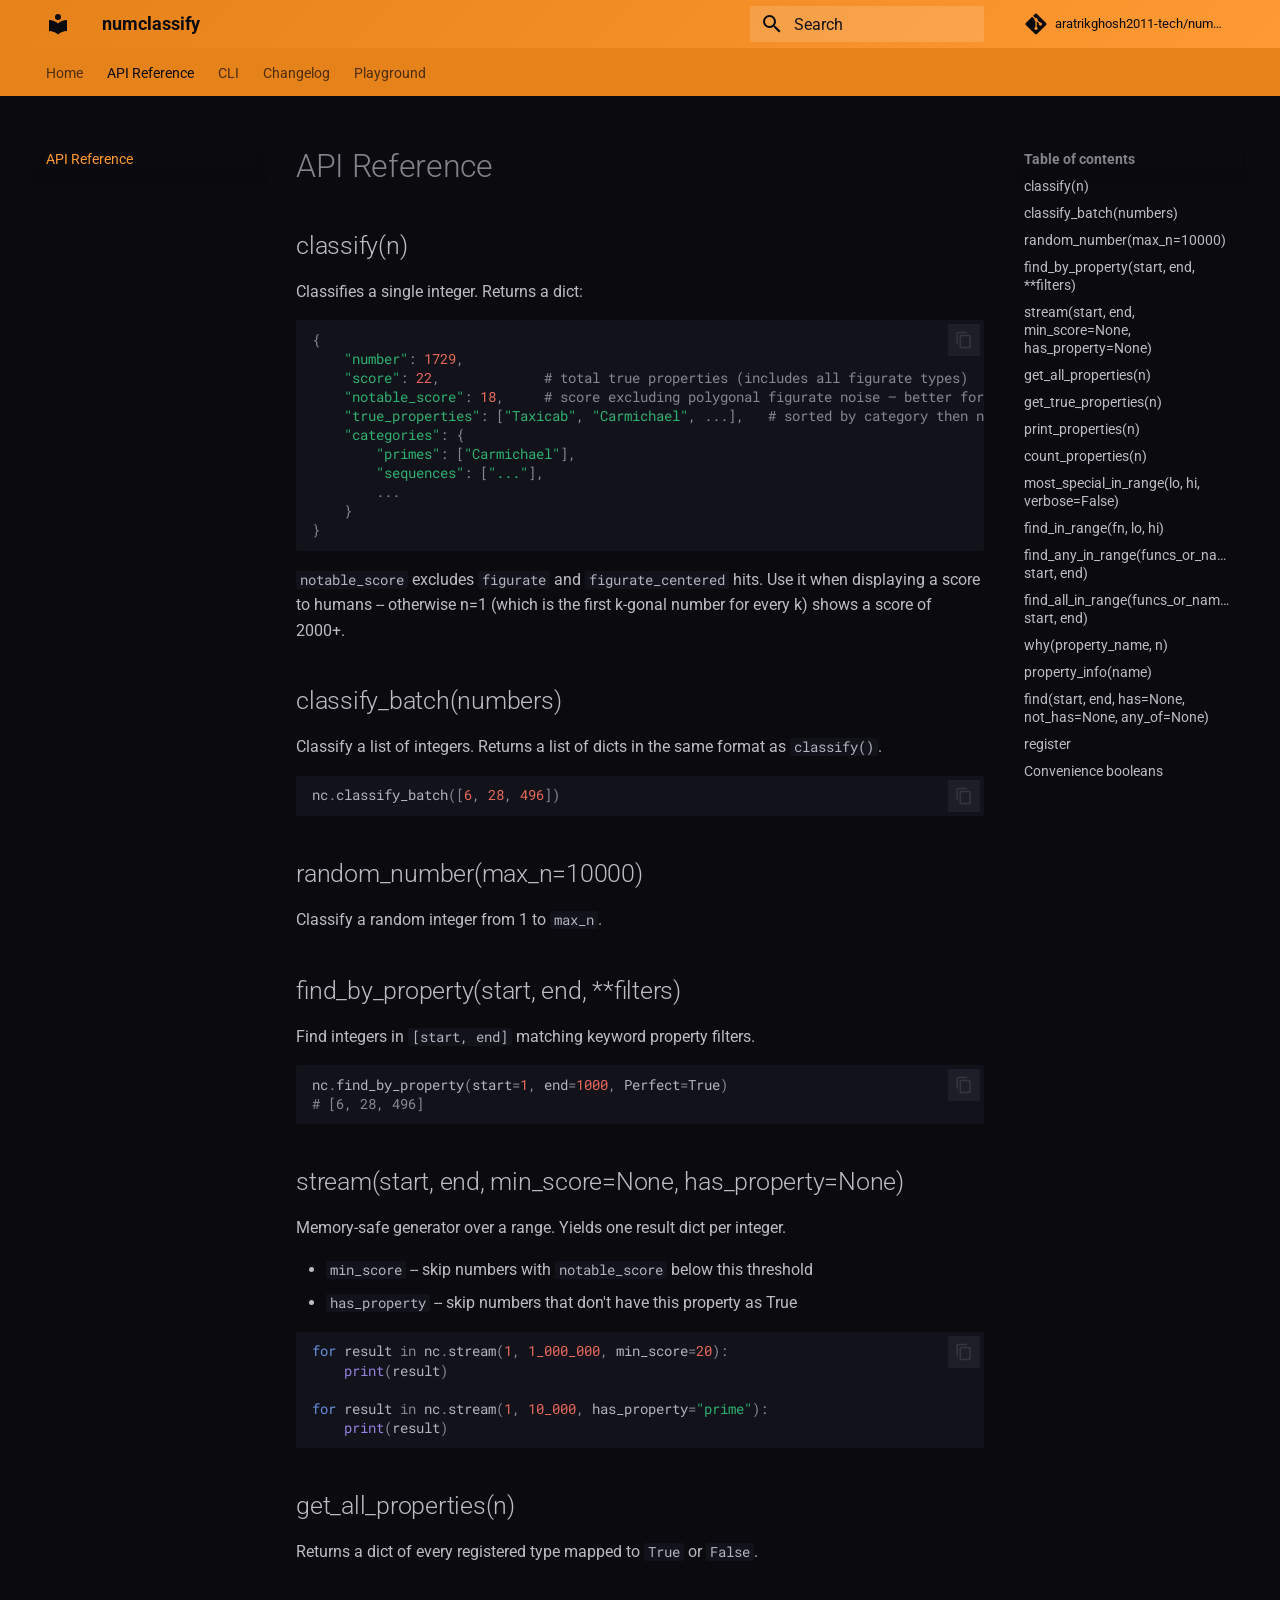
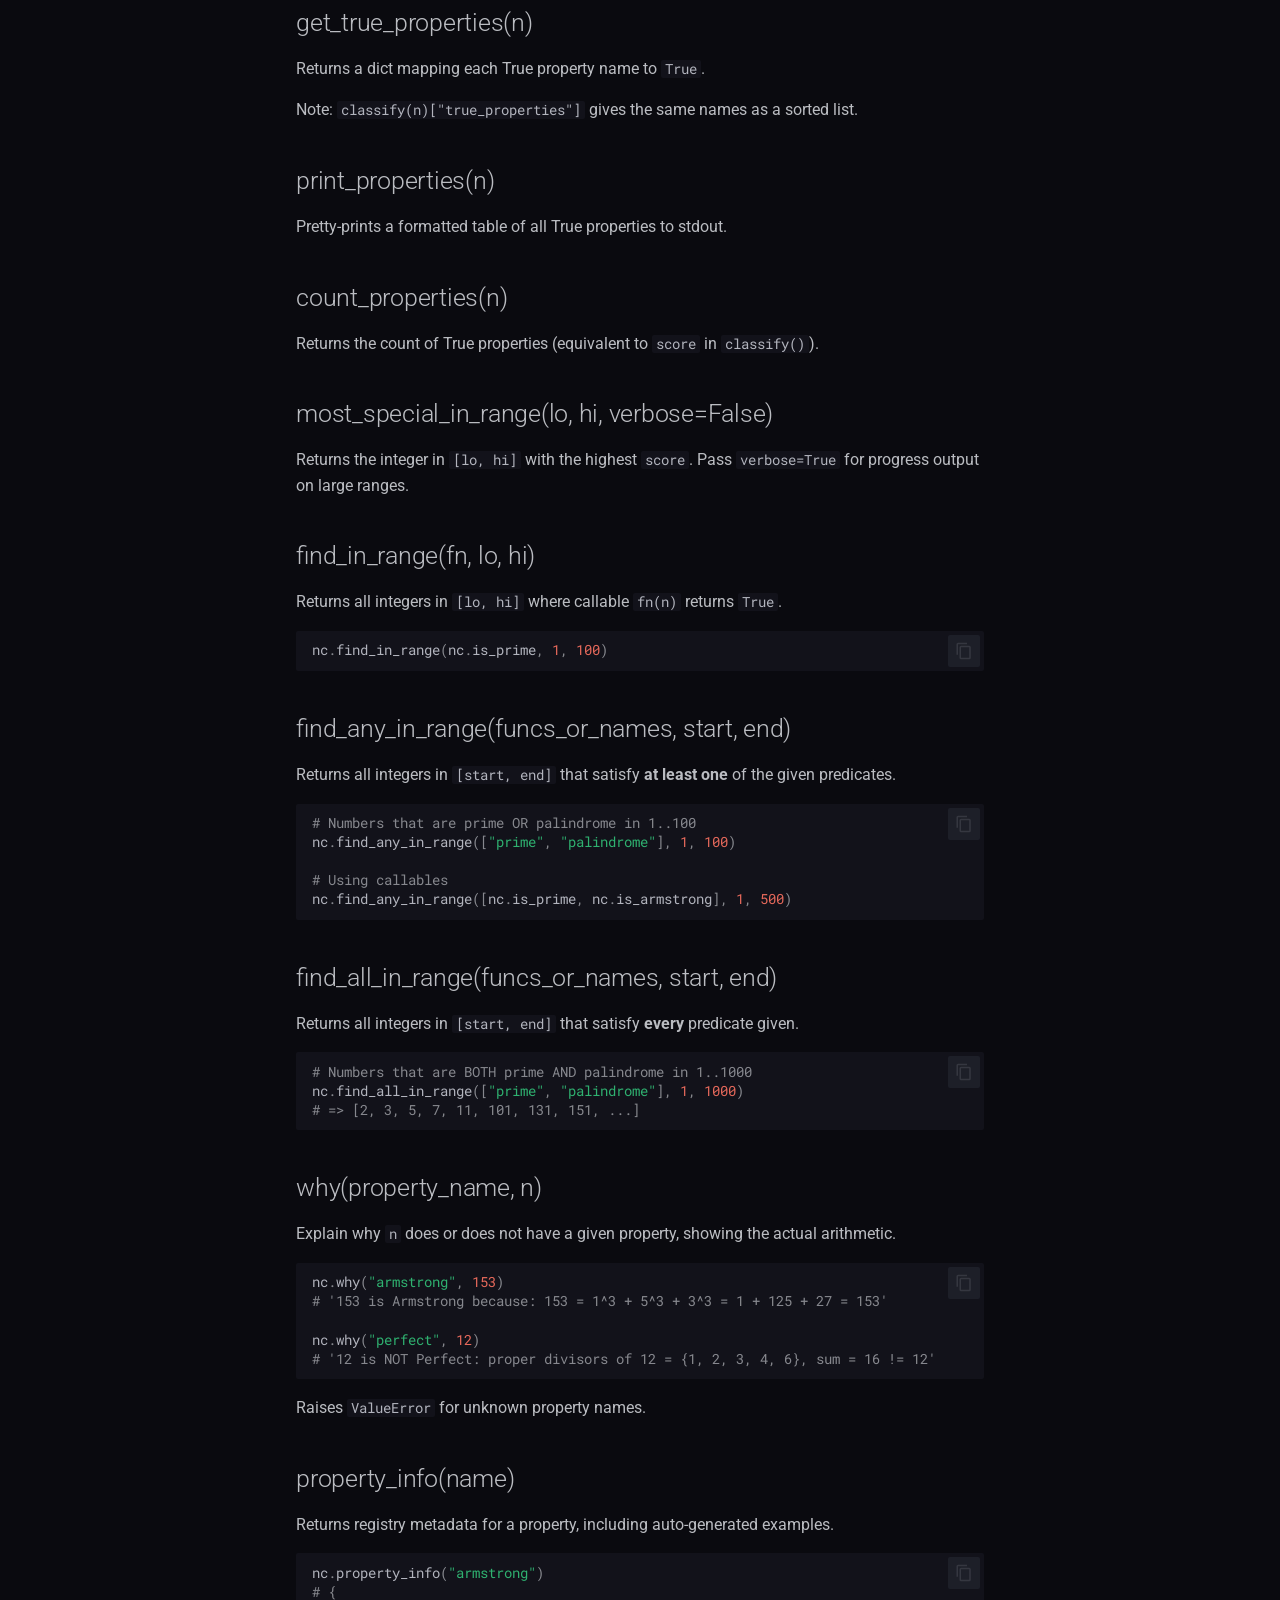
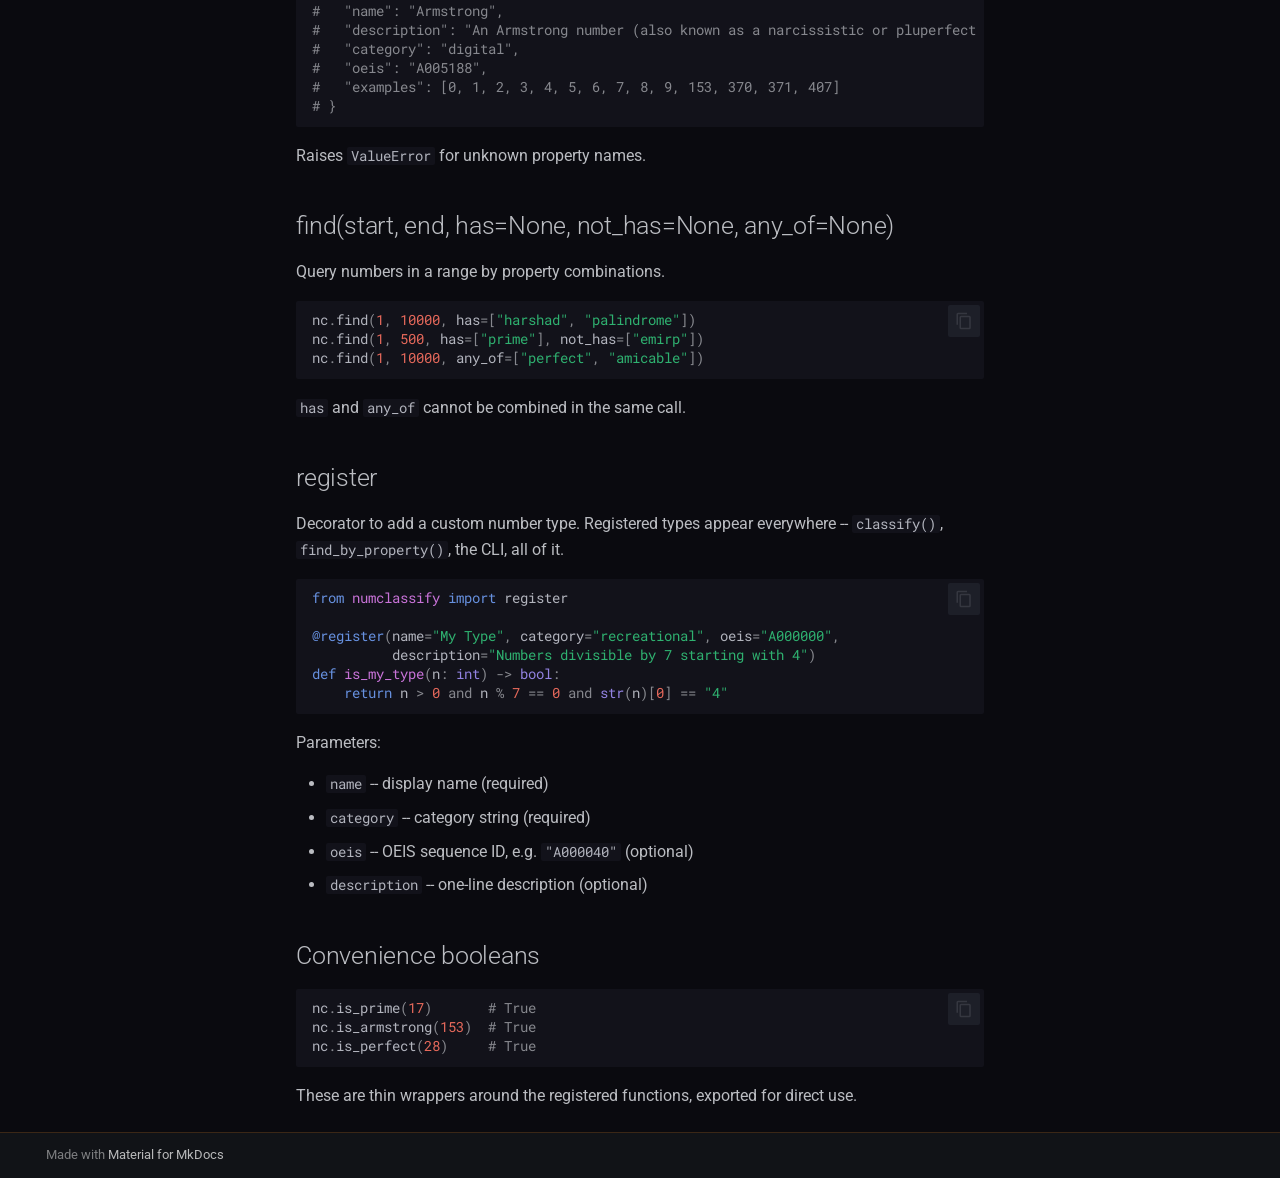
<file: api/index.html>
<!doctype html>
<html lang="en" class="no-js">
  <head>
    
      <meta charset="utf-8">
      <meta name="viewport" content="width=device-width,initial-scale=1">
      
        <meta name="description" content="The most comprehensive Python number classification library - 3000+ types">
      
      
      
        <link rel="canonical" href="https://aratrikghosh2011-tech.github.io/numclassify/api/">
      
      
        <link rel="prev" href="..">
      
      
        <link rel="next" href="../cli/">
      
      
        
      
      
      <link rel="icon" href="../assets/images/favicon.png">
      <meta name="generator" content="mkdocs-1.6.1, mkdocs-material-9.7.7">
    
    
      
        <title>API Reference - numclassify</title>
      
    
    
      <link rel="stylesheet" href="../assets/stylesheets/main.ec1eaa64.min.css">
      
        
        <link rel="stylesheet" href="../assets/stylesheets/palette.ab4e12ef.min.css">
      
      


    
    
      
    
    
      
        
        
        <link rel="preconnect" href="https://fonts.gstatic.com" crossorigin>
        <link rel="stylesheet" href="https://fonts.googleapis.com/css?family=Roboto:300,300i,400,400i,700,700i%7CRoboto+Mono:400,400i,700,700i&display=fallback">
        <style>:root{--md-text-font:"Roboto";--md-code-font:"Roboto Mono"}</style>
      
    
    
      <link rel="stylesheet" href="../extra/saffron.css">
    
    <script>__md_scope=new URL("..",location),__md_hash=e=>[...e].reduce(((e,_)=>(e<<5)-e+_.charCodeAt(0)),0),__md_get=(e,_=localStorage,t=__md_scope)=>JSON.parse(_.getItem(t.pathname+"."+e)),__md_set=(e,_,t=localStorage,a=__md_scope)=>{try{t.setItem(a.pathname+"."+e,JSON.stringify(_))}catch(e){}}</script>
    
      

    
    
  </head>
  
  
    
    
    
    
    
    <body dir="ltr" data-md-color-scheme="slate" data-md-color-primary="custom" data-md-color-accent="custom">
  
    
    <input class="md-toggle" data-md-toggle="drawer" type="checkbox" id="__drawer" autocomplete="off">
    <input class="md-toggle" data-md-toggle="search" type="checkbox" id="__search" autocomplete="off">
    <label class="md-overlay" for="__drawer"></label>
    <div data-md-component="skip">
      
        
        <a href="#api-reference" class="md-skip">
          Skip to content
        </a>
      
    </div>
    <div data-md-component="announce">
      
    </div>
    
    
      

<header class="md-header" data-md-component="header">
  <nav class="md-header__inner md-grid" aria-label="Header">
    <a href=".." title="numclassify" class="md-header__button md-logo" aria-label="numclassify" data-md-component="logo">
      
  
  <svg xmlns="http://www.w3.org/2000/svg" viewBox="0 0 24 24"><path d="M12 8a3 3 0 0 0 3-3 3 3 0 0 0-3-3 3 3 0 0 0-3 3 3 3 0 0 0 3 3m0 3.54C9.64 9.35 6.5 8 3 8v11c3.5 0 6.64 1.35 9 3.54 2.36-2.19 5.5-3.54 9-3.54V8c-3.5 0-6.64 1.35-9 3.54"/></svg>

    </a>
    <label class="md-header__button md-icon" for="__drawer">
      
      <svg xmlns="http://www.w3.org/2000/svg" viewBox="0 0 24 24"><path d="M3 6h18v2H3zm0 5h18v2H3zm0 5h18v2H3z"/></svg>
    </label>
    <div class="md-header__title" data-md-component="header-title">
      <div class="md-header__ellipsis">
        <div class="md-header__topic">
          <span class="md-ellipsis">
            numclassify
          </span>
        </div>
        <div class="md-header__topic" data-md-component="header-topic">
          <span class="md-ellipsis">
            
              API Reference
            
          </span>
        </div>
      </div>
    </div>
    
      
    
    
    
    
      
      
        <label class="md-header__button md-icon" for="__search">
          
          <svg xmlns="http://www.w3.org/2000/svg" viewBox="0 0 24 24"><path d="M9.5 3A6.5 6.5 0 0 1 16 9.5c0 1.61-.59 3.09-1.56 4.23l.27.27h.79l5 5-1.5 1.5-5-5v-.79l-.27-.27A6.52 6.52 0 0 1 9.5 16 6.5 6.5 0 0 1 3 9.5 6.5 6.5 0 0 1 9.5 3m0 2C7 5 5 7 5 9.5S7 14 9.5 14 14 12 14 9.5 12 5 9.5 5"/></svg>
        </label>
        <div class="md-search" data-md-component="search" role="dialog">
  <label class="md-search__overlay" for="__search"></label>
  <div class="md-search__inner" role="search">
    <form class="md-search__form" name="search">
      <input type="text" class="md-search__input" name="query" aria-label="Search" placeholder="Search" autocapitalize="off" autocorrect="off" autocomplete="off" spellcheck="false" data-md-component="search-query" required>
      <label class="md-search__icon md-icon" for="__search">
        
        <svg xmlns="http://www.w3.org/2000/svg" viewBox="0 0 24 24"><path d="M9.5 3A6.5 6.5 0 0 1 16 9.5c0 1.61-.59 3.09-1.56 4.23l.27.27h.79l5 5-1.5 1.5-5-5v-.79l-.27-.27A6.52 6.52 0 0 1 9.5 16 6.5 6.5 0 0 1 3 9.5 6.5 6.5 0 0 1 9.5 3m0 2C7 5 5 7 5 9.5S7 14 9.5 14 14 12 14 9.5 12 5 9.5 5"/></svg>
        
        <svg xmlns="http://www.w3.org/2000/svg" viewBox="0 0 24 24"><path d="M20 11v2H8l5.5 5.5-1.42 1.42L4.16 12l7.92-7.92L13.5 5.5 8 11z"/></svg>
      </label>
      <nav class="md-search__options" aria-label="Search">
        
        <button type="reset" class="md-search__icon md-icon" title="Clear" aria-label="Clear" tabindex="-1">
          
          <svg xmlns="http://www.w3.org/2000/svg" viewBox="0 0 24 24"><path d="M19 6.41 17.59 5 12 10.59 6.41 5 5 6.41 10.59 12 5 17.59 6.41 19 12 13.41 17.59 19 19 17.59 13.41 12z"/></svg>
        </button>
      </nav>
      
    </form>
    <div class="md-search__output">
      <div class="md-search__scrollwrap" tabindex="0" data-md-scrollfix>
        <div class="md-search-result" data-md-component="search-result">
          <div class="md-search-result__meta">
            Initializing search
          </div>
          <ol class="md-search-result__list" role="presentation"></ol>
        </div>
      </div>
    </div>
  </div>
</div>
      
    
    
      <div class="md-header__source">
        <a href="https://github.com/aratrikghosh2011-tech/numclassify" title="Go to repository" class="md-source" data-md-component="source">
  <div class="md-source__icon md-icon">
    
    <svg xmlns="http://www.w3.org/2000/svg" viewBox="0 0 448 512"><!--! Font Awesome Free 7.1.0 by @fontawesome - https://fontawesome.com License - https://fontawesome.com/license/free (Icons: CC BY 4.0, Fonts: SIL OFL 1.1, Code: MIT License) Copyright 2025 Fonticons, Inc.--><path d="M439.6 236.1 244 40.5c-5.4-5.5-12.8-8.5-20.4-8.5s-15 3-20.4 8.4L162.5 81l51.5 51.5c27.1-9.1 52.7 16.8 43.4 43.7l49.7 49.7c34.2-11.8 61.2 31 35.5 56.7-26.5 26.5-70.2-2.9-56-37.3L240.3 199v121.9c25.3 12.5 22.3 41.8 9.1 55-6.4 6.4-15.2 10.1-24.3 10.1s-17.8-3.6-24.3-10.1c-17.6-17.6-11.1-46.9 11.2-56v-123c-20.8-8.5-24.6-30.7-18.6-45L142.6 101 8.5 235.1C3 240.6 0 247.9 0 255.5s3 15 8.5 20.4l195.6 195.7c5.4 5.4 12.7 8.4 20.4 8.4s15-3 20.4-8.4l194.7-194.7c5.4-5.4 8.4-12.8 8.4-20.4s-3-15-8.4-20.4"/></svg>
  </div>
  <div class="md-source__repository">
    aratrikghosh2011-tech/numclassify
  </div>
</a>
      </div>
    
  </nav>
  
</header>
    
    <div class="md-container" data-md-component="container">
      
      
        
          
            
<nav class="md-tabs" aria-label="Tabs" data-md-component="tabs">
  <div class="md-grid">
    <ul class="md-tabs__list">
      
        
  
  
  
  
    <li class="md-tabs__item">
      <a href=".." class="md-tabs__link">
        
  
  
    
  
  Home

      </a>
    </li>
  

      
        
  
  
  
    
  
  
    <li class="md-tabs__item md-tabs__item--active">
      <a href="./" class="md-tabs__link">
        
  
  
    
  
  API Reference

      </a>
    </li>
  

      
        
  
  
  
  
    <li class="md-tabs__item">
      <a href="../cli/" class="md-tabs__link">
        
  
  
    
  
  CLI

      </a>
    </li>
  

      
        
  
  
  
  
    <li class="md-tabs__item">
      <a href="../../CHANGELOG.md" class="md-tabs__link">
        
  
  
    
  
  Changelog

      </a>
    </li>
  

      
        
  
  
  
  
    <li class="md-tabs__item">
      <a href="../playground.html" class="md-tabs__link">
        
  
  
    
  
  Playground

      </a>
    </li>
  

      
    </ul>
  </div>
</nav>
          
        
      
      <main class="md-main" data-md-component="main">
        <div class="md-main__inner md-grid">
          
            
              
              <div class="md-sidebar md-sidebar--primary" data-md-component="sidebar" data-md-type="navigation" >
                <div class="md-sidebar__scrollwrap">
                  <div class="md-sidebar__inner">
                    


  


<nav class="md-nav md-nav--primary md-nav--lifted" aria-label="Navigation" data-md-level="0">
  <label class="md-nav__title" for="__drawer">
    <a href=".." title="numclassify" class="md-nav__button md-logo" aria-label="numclassify" data-md-component="logo">
      
  
  <svg xmlns="http://www.w3.org/2000/svg" viewBox="0 0 24 24"><path d="M12 8a3 3 0 0 0 3-3 3 3 0 0 0-3-3 3 3 0 0 0-3 3 3 3 0 0 0 3 3m0 3.54C9.64 9.35 6.5 8 3 8v11c3.5 0 6.64 1.35 9 3.54 2.36-2.19 5.5-3.54 9-3.54V8c-3.5 0-6.64 1.35-9 3.54"/></svg>

    </a>
    numclassify
  </label>
  
    <div class="md-nav__source">
      <a href="https://github.com/aratrikghosh2011-tech/numclassify" title="Go to repository" class="md-source" data-md-component="source">
  <div class="md-source__icon md-icon">
    
    <svg xmlns="http://www.w3.org/2000/svg" viewBox="0 0 448 512"><!--! Font Awesome Free 7.1.0 by @fontawesome - https://fontawesome.com License - https://fontawesome.com/license/free (Icons: CC BY 4.0, Fonts: SIL OFL 1.1, Code: MIT License) Copyright 2025 Fonticons, Inc.--><path d="M439.6 236.1 244 40.5c-5.4-5.5-12.8-8.5-20.4-8.5s-15 3-20.4 8.4L162.5 81l51.5 51.5c27.1-9.1 52.7 16.8 43.4 43.7l49.7 49.7c34.2-11.8 61.2 31 35.5 56.7-26.5 26.5-70.2-2.9-56-37.3L240.3 199v121.9c25.3 12.5 22.3 41.8 9.1 55-6.4 6.4-15.2 10.1-24.3 10.1s-17.8-3.6-24.3-10.1c-17.6-17.6-11.1-46.9 11.2-56v-123c-20.8-8.5-24.6-30.7-18.6-45L142.6 101 8.5 235.1C3 240.6 0 247.9 0 255.5s3 15 8.5 20.4l195.6 195.7c5.4 5.4 12.7 8.4 20.4 8.4s15-3 20.4-8.4l194.7-194.7c5.4-5.4 8.4-12.8 8.4-20.4s-3-15-8.4-20.4"/></svg>
  </div>
  <div class="md-source__repository">
    aratrikghosh2011-tech/numclassify
  </div>
</a>
    </div>
  
  <ul class="md-nav__list" data-md-scrollfix>
    
      
      
  
  
  
  
    <li class="md-nav__item">
      <a href=".." class="md-nav__link">
        
  
  
  <span class="md-ellipsis">
    
  
    Home
  

    
  </span>
  
  

      </a>
    </li>
  

    
      
      
  
  
    
  
  
  
    <li class="md-nav__item md-nav__item--active">
      
      <input class="md-nav__toggle md-toggle" type="checkbox" id="__toc">
      
      
        
      
      
        <label class="md-nav__link md-nav__link--active" for="__toc">
          
  
  
  <span class="md-ellipsis">
    
  
    API Reference
  

    
  </span>
  
  

          <span class="md-nav__icon md-icon"></span>
        </label>
      
      <a href="./" class="md-nav__link md-nav__link--active">
        
  
  
  <span class="md-ellipsis">
    
  
    API Reference
  

    
  </span>
  
  

      </a>
      
        

<nav class="md-nav md-nav--secondary" aria-label="Table of contents">
  
  
  
    
  
  
    <label class="md-nav__title" for="__toc">
      <span class="md-nav__icon md-icon"></span>
      Table of contents
    </label>
    <ul class="md-nav__list" data-md-component="toc" data-md-scrollfix>
      
        <li class="md-nav__item">
  <a href="#classifyn" class="md-nav__link">
    <span class="md-ellipsis">
      
        classify(n)
      
    </span>
  </a>
  
</li>
      
        <li class="md-nav__item">
  <a href="#classify_batchnumbers" class="md-nav__link">
    <span class="md-ellipsis">
      
        classify_batch(numbers)
      
    </span>
  </a>
  
</li>
      
        <li class="md-nav__item">
  <a href="#random_numbermax_n10000" class="md-nav__link">
    <span class="md-ellipsis">
      
        random_number(max_n=10000)
      
    </span>
  </a>
  
</li>
      
        <li class="md-nav__item">
  <a href="#find_by_propertystart-end-filters" class="md-nav__link">
    <span class="md-ellipsis">
      
        find_by_property(start, end, **filters)
      
    </span>
  </a>
  
</li>
      
        <li class="md-nav__item">
  <a href="#streamstart-end-min_scorenone-has_propertynone" class="md-nav__link">
    <span class="md-ellipsis">
      
        stream(start, end, min_score=None, has_property=None)
      
    </span>
  </a>
  
</li>
      
        <li class="md-nav__item">
  <a href="#get_all_propertiesn" class="md-nav__link">
    <span class="md-ellipsis">
      
        get_all_properties(n)
      
    </span>
  </a>
  
</li>
      
        <li class="md-nav__item">
  <a href="#get_true_propertiesn" class="md-nav__link">
    <span class="md-ellipsis">
      
        get_true_properties(n)
      
    </span>
  </a>
  
</li>
      
        <li class="md-nav__item">
  <a href="#print_propertiesn" class="md-nav__link">
    <span class="md-ellipsis">
      
        print_properties(n)
      
    </span>
  </a>
  
</li>
      
        <li class="md-nav__item">
  <a href="#count_propertiesn" class="md-nav__link">
    <span class="md-ellipsis">
      
        count_properties(n)
      
    </span>
  </a>
  
</li>
      
        <li class="md-nav__item">
  <a href="#most_special_in_rangelo-hi-verbosefalse" class="md-nav__link">
    <span class="md-ellipsis">
      
        most_special_in_range(lo, hi, verbose=False)
      
    </span>
  </a>
  
</li>
      
        <li class="md-nav__item">
  <a href="#find_in_rangefn-lo-hi" class="md-nav__link">
    <span class="md-ellipsis">
      
        find_in_range(fn, lo, hi)
      
    </span>
  </a>
  
</li>
      
        <li class="md-nav__item">
  <a href="#find_any_in_rangefuncs_or_names-start-end" class="md-nav__link">
    <span class="md-ellipsis">
      
        find_any_in_range(funcs_or_names, start, end)
      
    </span>
  </a>
  
</li>
      
        <li class="md-nav__item">
  <a href="#find_all_in_rangefuncs_or_names-start-end" class="md-nav__link">
    <span class="md-ellipsis">
      
        find_all_in_range(funcs_or_names, start, end)
      
    </span>
  </a>
  
</li>
      
        <li class="md-nav__item">
  <a href="#whyproperty_name-n" class="md-nav__link">
    <span class="md-ellipsis">
      
        why(property_name, n)
      
    </span>
  </a>
  
</li>
      
        <li class="md-nav__item">
  <a href="#property_infoname" class="md-nav__link">
    <span class="md-ellipsis">
      
        property_info(name)
      
    </span>
  </a>
  
</li>
      
        <li class="md-nav__item">
  <a href="#findstart-end-hasnone-not_hasnone-any_ofnone" class="md-nav__link">
    <span class="md-ellipsis">
      
        find(start, end, has=None, not_has=None, any_of=None)
      
    </span>
  </a>
  
</li>
      
        <li class="md-nav__item">
  <a href="#register" class="md-nav__link">
    <span class="md-ellipsis">
      
        register
      
    </span>
  </a>
  
</li>
      
        <li class="md-nav__item">
  <a href="#convenience-booleans" class="md-nav__link">
    <span class="md-ellipsis">
      
        Convenience booleans
      
    </span>
  </a>
  
</li>
      
    </ul>
  
</nav>
      
    </li>
  

    
      
      
  
  
  
  
    <li class="md-nav__item">
      <a href="../cli/" class="md-nav__link">
        
  
  
  <span class="md-ellipsis">
    
  
    CLI
  

    
  </span>
  
  

      </a>
    </li>
  

    
      
      
  
  
  
  
    <li class="md-nav__item">
      <a href="../../CHANGELOG.md" class="md-nav__link">
        
  
  
  <span class="md-ellipsis">
    
  
    Changelog
  

    
  </span>
  
  

      </a>
    </li>
  

    
      
      
  
  
  
  
    <li class="md-nav__item">
      <a href="../playground.html" class="md-nav__link">
        
  
  
  <span class="md-ellipsis">
    
  
    Playground
  

    
  </span>
  
  

      </a>
    </li>
  

    
  </ul>
</nav>
                  </div>
                </div>
              </div>
            
            
              
              <div class="md-sidebar md-sidebar--secondary" data-md-component="sidebar" data-md-type="toc" >
                <div class="md-sidebar__scrollwrap">
                  <div class="md-sidebar__inner">
                    

<nav class="md-nav md-nav--secondary" aria-label="Table of contents">
  
  
  
    
  
  
    <label class="md-nav__title" for="__toc">
      <span class="md-nav__icon md-icon"></span>
      Table of contents
    </label>
    <ul class="md-nav__list" data-md-component="toc" data-md-scrollfix>
      
        <li class="md-nav__item">
  <a href="#classifyn" class="md-nav__link">
    <span class="md-ellipsis">
      
        classify(n)
      
    </span>
  </a>
  
</li>
      
        <li class="md-nav__item">
  <a href="#classify_batchnumbers" class="md-nav__link">
    <span class="md-ellipsis">
      
        classify_batch(numbers)
      
    </span>
  </a>
  
</li>
      
        <li class="md-nav__item">
  <a href="#random_numbermax_n10000" class="md-nav__link">
    <span class="md-ellipsis">
      
        random_number(max_n=10000)
      
    </span>
  </a>
  
</li>
      
        <li class="md-nav__item">
  <a href="#find_by_propertystart-end-filters" class="md-nav__link">
    <span class="md-ellipsis">
      
        find_by_property(start, end, **filters)
      
    </span>
  </a>
  
</li>
      
        <li class="md-nav__item">
  <a href="#streamstart-end-min_scorenone-has_propertynone" class="md-nav__link">
    <span class="md-ellipsis">
      
        stream(start, end, min_score=None, has_property=None)
      
    </span>
  </a>
  
</li>
      
        <li class="md-nav__item">
  <a href="#get_all_propertiesn" class="md-nav__link">
    <span class="md-ellipsis">
      
        get_all_properties(n)
      
    </span>
  </a>
  
</li>
      
        <li class="md-nav__item">
  <a href="#get_true_propertiesn" class="md-nav__link">
    <span class="md-ellipsis">
      
        get_true_properties(n)
      
    </span>
  </a>
  
</li>
      
        <li class="md-nav__item">
  <a href="#print_propertiesn" class="md-nav__link">
    <span class="md-ellipsis">
      
        print_properties(n)
      
    </span>
  </a>
  
</li>
      
        <li class="md-nav__item">
  <a href="#count_propertiesn" class="md-nav__link">
    <span class="md-ellipsis">
      
        count_properties(n)
      
    </span>
  </a>
  
</li>
      
        <li class="md-nav__item">
  <a href="#most_special_in_rangelo-hi-verbosefalse" class="md-nav__link">
    <span class="md-ellipsis">
      
        most_special_in_range(lo, hi, verbose=False)
      
    </span>
  </a>
  
</li>
      
        <li class="md-nav__item">
  <a href="#find_in_rangefn-lo-hi" class="md-nav__link">
    <span class="md-ellipsis">
      
        find_in_range(fn, lo, hi)
      
    </span>
  </a>
  
</li>
      
        <li class="md-nav__item">
  <a href="#find_any_in_rangefuncs_or_names-start-end" class="md-nav__link">
    <span class="md-ellipsis">
      
        find_any_in_range(funcs_or_names, start, end)
      
    </span>
  </a>
  
</li>
      
        <li class="md-nav__item">
  <a href="#find_all_in_rangefuncs_or_names-start-end" class="md-nav__link">
    <span class="md-ellipsis">
      
        find_all_in_range(funcs_or_names, start, end)
      
    </span>
  </a>
  
</li>
      
        <li class="md-nav__item">
  <a href="#whyproperty_name-n" class="md-nav__link">
    <span class="md-ellipsis">
      
        why(property_name, n)
      
    </span>
  </a>
  
</li>
      
        <li class="md-nav__item">
  <a href="#property_infoname" class="md-nav__link">
    <span class="md-ellipsis">
      
        property_info(name)
      
    </span>
  </a>
  
</li>
      
        <li class="md-nav__item">
  <a href="#findstart-end-hasnone-not_hasnone-any_ofnone" class="md-nav__link">
    <span class="md-ellipsis">
      
        find(start, end, has=None, not_has=None, any_of=None)
      
    </span>
  </a>
  
</li>
      
        <li class="md-nav__item">
  <a href="#register" class="md-nav__link">
    <span class="md-ellipsis">
      
        register
      
    </span>
  </a>
  
</li>
      
        <li class="md-nav__item">
  <a href="#convenience-booleans" class="md-nav__link">
    <span class="md-ellipsis">
      
        Convenience booleans
      
    </span>
  </a>
  
</li>
      
    </ul>
  
</nav>
                  </div>
                </div>
              </div>
            
          
          
            <div class="md-content" data-md-component="content">
              
              <article class="md-content__inner md-typeset">
                
                  


  
  


<h1 id="api-reference">API Reference</h1>
<h2 id="classifyn">classify(n)</h2>
<p>Classifies a single integer. Returns a dict:</p>
<div class="highlight"><pre><span></span><code><span class="p">{</span>
    <span class="s2">"number"</span><span class="p">:</span> <span class="mi">1729</span><span class="p">,</span>
    <span class="s2">"score"</span><span class="p">:</span> <span class="mi">22</span><span class="p">,</span>             <span class="c1"># total true properties (includes all figurate types)</span>
    <span class="s2">"notable_score"</span><span class="p">:</span> <span class="mi">18</span><span class="p">,</span>     <span class="c1"># score excluding polygonal figurate noise — better for display</span>
    <span class="s2">"true_properties"</span><span class="p">:</span> <span class="p">[</span><span class="s2">"Taxicab"</span><span class="p">,</span> <span class="s2">"Carmichael"</span><span class="p">,</span> <span class="o">...</span><span class="p">],</span>   <span class="c1"># sorted by category then name</span>
    <span class="s2">"categories"</span><span class="p">:</span> <span class="p">{</span>
        <span class="s2">"primes"</span><span class="p">:</span> <span class="p">[</span><span class="s2">"Carmichael"</span><span class="p">],</span>
        <span class="s2">"sequences"</span><span class="p">:</span> <span class="p">[</span><span class="s2">"..."</span><span class="p">],</span>
        <span class="o">...</span>
    <span class="p">}</span>
<span class="p">}</span>
</code></pre></div>
<p><code>notable_score</code> excludes <code>figurate</code> and <code>figurate_centered</code> hits. Use it when displaying
a score to humans  --  otherwise n=1 (which is the first k-gonal number for every k) shows
a score of 2000+.</p>
<h2 id="classify_batchnumbers">classify_batch(numbers)</h2>
<p>Classify a list of integers. Returns a list of dicts in the same format as <code>classify()</code>.</p>
<div class="highlight"><pre><span></span><code><span class="n">nc</span><span class="o">.</span><span class="n">classify_batch</span><span class="p">([</span><span class="mi">6</span><span class="p">,</span> <span class="mi">28</span><span class="p">,</span> <span class="mi">496</span><span class="p">])</span>
</code></pre></div>
<h2 id="random_numbermax_n10000">random_number(max_n=10000)</h2>
<p>Classify a random integer from 1 to <code>max_n</code>.</p>
<h2 id="find_by_propertystart-end-filters">find_by_property(start, end, **filters)</h2>
<p>Find integers in <code>[start, end]</code> matching keyword property filters.</p>
<div class="highlight"><pre><span></span><code><span class="n">nc</span><span class="o">.</span><span class="n">find_by_property</span><span class="p">(</span><span class="n">start</span><span class="o">=</span><span class="mi">1</span><span class="p">,</span> <span class="n">end</span><span class="o">=</span><span class="mi">1000</span><span class="p">,</span> <span class="n">Perfect</span><span class="o">=</span><span class="kc">True</span><span class="p">)</span>
<span class="c1"># [6, 28, 496]</span>
</code></pre></div>
<h2 id="streamstart-end-min_scorenone-has_propertynone">stream(start, end, min_score=None, has_property=None)</h2>
<p>Memory-safe generator over a range. Yields one result dict per integer.</p>
<ul>
<li><code>min_score</code>  --  skip numbers with <code>notable_score</code> below this threshold</li>
<li><code>has_property</code>  --  skip numbers that don't have this property as True</li>
</ul>
<div class="highlight"><pre><span></span><code><span class="k">for</span> <span class="n">result</span> <span class="ow">in</span> <span class="n">nc</span><span class="o">.</span><span class="n">stream</span><span class="p">(</span><span class="mi">1</span><span class="p">,</span> <span class="mi">1_000_000</span><span class="p">,</span> <span class="n">min_score</span><span class="o">=</span><span class="mi">20</span><span class="p">):</span>
    <span class="nb">print</span><span class="p">(</span><span class="n">result</span><span class="p">)</span>

<span class="k">for</span> <span class="n">result</span> <span class="ow">in</span> <span class="n">nc</span><span class="o">.</span><span class="n">stream</span><span class="p">(</span><span class="mi">1</span><span class="p">,</span> <span class="mi">10_000</span><span class="p">,</span> <span class="n">has_property</span><span class="o">=</span><span class="s2">"prime"</span><span class="p">):</span>
    <span class="nb">print</span><span class="p">(</span><span class="n">result</span><span class="p">)</span>
</code></pre></div>
<h2 id="get_all_propertiesn">get_all_properties(n)</h2>
<p>Returns a dict of every registered type mapped to <code>True</code> or <code>False</code>.</p>
<h2 id="get_true_propertiesn">get_true_properties(n)</h2>
<p>Returns a dict mapping each True property name to <code>True</code>.</p>
<p>Note: <code>classify(n)["true_properties"]</code> gives the same names as a sorted list.</p>
<h2 id="print_propertiesn">print_properties(n)</h2>
<p>Pretty-prints a formatted table of all True properties to stdout.</p>
<h2 id="count_propertiesn">count_properties(n)</h2>
<p>Returns the count of True properties (equivalent to <code>score</code> in <code>classify()</code>).</p>
<h2 id="most_special_in_rangelo-hi-verbosefalse">most_special_in_range(lo, hi, verbose=False)</h2>
<p>Returns the integer in <code>[lo, hi]</code> with the highest <code>score</code>. Pass <code>verbose=True</code>
for progress output on large ranges.</p>
<h2 id="find_in_rangefn-lo-hi">find_in_range(fn, lo, hi)</h2>
<p>Returns all integers in <code>[lo, hi]</code> where callable <code>fn(n)</code> returns <code>True</code>.</p>
<div class="highlight"><pre><span></span><code><span class="n">nc</span><span class="o">.</span><span class="n">find_in_range</span><span class="p">(</span><span class="n">nc</span><span class="o">.</span><span class="n">is_prime</span><span class="p">,</span> <span class="mi">1</span><span class="p">,</span> <span class="mi">100</span><span class="p">)</span>
</code></pre></div>
<h2 id="find_any_in_rangefuncs_or_names-start-end">find_any_in_range(funcs_or_names, start, end)</h2>
<p>Returns all integers in <code>[start, end]</code> that satisfy <strong>at least one</strong> of the given predicates.</p>
<div class="highlight"><pre><span></span><code><span class="c1"># Numbers that are prime OR palindrome in 1..100</span>
<span class="n">nc</span><span class="o">.</span><span class="n">find_any_in_range</span><span class="p">([</span><span class="s2">"prime"</span><span class="p">,</span> <span class="s2">"palindrome"</span><span class="p">],</span> <span class="mi">1</span><span class="p">,</span> <span class="mi">100</span><span class="p">)</span>

<span class="c1"># Using callables</span>
<span class="n">nc</span><span class="o">.</span><span class="n">find_any_in_range</span><span class="p">([</span><span class="n">nc</span><span class="o">.</span><span class="n">is_prime</span><span class="p">,</span> <span class="n">nc</span><span class="o">.</span><span class="n">is_armstrong</span><span class="p">],</span> <span class="mi">1</span><span class="p">,</span> <span class="mi">500</span><span class="p">)</span>
</code></pre></div>
<h2 id="find_all_in_rangefuncs_or_names-start-end">find_all_in_range(funcs_or_names, start, end)</h2>
<p>Returns all integers in <code>[start, end]</code> that satisfy <strong>every</strong> predicate given.</p>
<div class="highlight"><pre><span></span><code><span class="c1"># Numbers that are BOTH prime AND palindrome in 1..1000</span>
<span class="n">nc</span><span class="o">.</span><span class="n">find_all_in_range</span><span class="p">([</span><span class="s2">"prime"</span><span class="p">,</span> <span class="s2">"palindrome"</span><span class="p">],</span> <span class="mi">1</span><span class="p">,</span> <span class="mi">1000</span><span class="p">)</span>
<span class="c1"># =&gt; [2, 3, 5, 7, 11, 101, 131, 151, ...]</span>
</code></pre></div>
<h2 id="whyproperty_name-n">why(property_name, n)</h2>
<p>Explain why <code>n</code> does or does not have a given property, showing the actual arithmetic.</p>
<div class="highlight"><pre><span></span><code><span class="n">nc</span><span class="o">.</span><span class="n">why</span><span class="p">(</span><span class="s2">"armstrong"</span><span class="p">,</span> <span class="mi">153</span><span class="p">)</span>
<span class="c1"># '153 is Armstrong because: 153 = 1^3 + 5^3 + 3^3 = 1 + 125 + 27 = 153'</span>

<span class="n">nc</span><span class="o">.</span><span class="n">why</span><span class="p">(</span><span class="s2">"perfect"</span><span class="p">,</span> <span class="mi">12</span><span class="p">)</span>
<span class="c1"># '12 is NOT Perfect: proper divisors of 12 = {1, 2, 3, 4, 6}, sum = 16 != 12'</span>
</code></pre></div>
<p>Raises <code>ValueError</code> for unknown property names.</p>
<h2 id="property_infoname">property_info(name)</h2>
<p>Returns registry metadata for a property, including auto-generated examples.</p>
<div class="highlight"><pre><span></span><code><span class="n">nc</span><span class="o">.</span><span class="n">property_info</span><span class="p">(</span><span class="s2">"armstrong"</span><span class="p">)</span>
<span class="c1"># {</span>
<span class="c1">#   "name": "Armstrong",</span>
<span class="c1">#   "description": "An Armstrong number (also known as a narcissistic or pluperfect number) is an integer that is equal to the sum of its own digits each raised to the power of the number of digits.",</span>
<span class="c1">#   "category": "digital",</span>
<span class="c1">#   "oeis": "A005188",</span>
<span class="c1">#   "examples": [0, 1, 2, 3, 4, 5, 6, 7, 8, 9, 153, 370, 371, 407]</span>
<span class="c1"># }</span>
</code></pre></div>
<p>Raises <code>ValueError</code> for unknown property names.</p>
<h2 id="findstart-end-hasnone-not_hasnone-any_ofnone">find(start, end, has=None, not_has=None, any_of=None)</h2>
<p>Query numbers in a range by property combinations.</p>
<div class="highlight"><pre><span></span><code><span class="n">nc</span><span class="o">.</span><span class="n">find</span><span class="p">(</span><span class="mi">1</span><span class="p">,</span> <span class="mi">10000</span><span class="p">,</span> <span class="n">has</span><span class="o">=</span><span class="p">[</span><span class="s2">"harshad"</span><span class="p">,</span> <span class="s2">"palindrome"</span><span class="p">])</span>
<span class="n">nc</span><span class="o">.</span><span class="n">find</span><span class="p">(</span><span class="mi">1</span><span class="p">,</span> <span class="mi">500</span><span class="p">,</span> <span class="n">has</span><span class="o">=</span><span class="p">[</span><span class="s2">"prime"</span><span class="p">],</span> <span class="n">not_has</span><span class="o">=</span><span class="p">[</span><span class="s2">"emirp"</span><span class="p">])</span>
<span class="n">nc</span><span class="o">.</span><span class="n">find</span><span class="p">(</span><span class="mi">1</span><span class="p">,</span> <span class="mi">10000</span><span class="p">,</span> <span class="n">any_of</span><span class="o">=</span><span class="p">[</span><span class="s2">"perfect"</span><span class="p">,</span> <span class="s2">"amicable"</span><span class="p">])</span>
</code></pre></div>
<p><code>has</code> and <code>any_of</code> cannot be combined in the same call.</p>
<h2 id="register">register</h2>
<p>Decorator to add a custom number type. Registered types appear everywhere  --  <code>classify()</code>,
<code>find_by_property()</code>, the CLI, all of it.</p>
<div class="highlight"><pre><span></span><code><span class="kn">from</span><span class="w"> </span><span class="nn">numclassify</span><span class="w"> </span><span class="kn">import</span> <span class="n">register</span>

<span class="nd">@register</span><span class="p">(</span><span class="n">name</span><span class="o">=</span><span class="s2">"My Type"</span><span class="p">,</span> <span class="n">category</span><span class="o">=</span><span class="s2">"recreational"</span><span class="p">,</span> <span class="n">oeis</span><span class="o">=</span><span class="s2">"A000000"</span><span class="p">,</span>
          <span class="n">description</span><span class="o">=</span><span class="s2">"Numbers divisible by 7 starting with 4"</span><span class="p">)</span>
<span class="k">def</span><span class="w"> </span><span class="nf">is_my_type</span><span class="p">(</span><span class="n">n</span><span class="p">:</span> <span class="nb">int</span><span class="p">)</span> <span class="o">-&gt;</span> <span class="nb">bool</span><span class="p">:</span>
    <span class="k">return</span> <span class="n">n</span> <span class="o">&gt;</span> <span class="mi">0</span> <span class="ow">and</span> <span class="n">n</span> <span class="o">%</span> <span class="mi">7</span> <span class="o">==</span> <span class="mi">0</span> <span class="ow">and</span> <span class="nb">str</span><span class="p">(</span><span class="n">n</span><span class="p">)[</span><span class="mi">0</span><span class="p">]</span> <span class="o">==</span> <span class="s2">"4"</span>
</code></pre></div>
<p>Parameters:</p>
<ul>
<li><code>name</code>  --  display name (required)</li>
<li><code>category</code>  --  category string (required)</li>
<li><code>oeis</code>  --  OEIS sequence ID, e.g. <code>"A000040"</code> (optional)</li>
<li><code>description</code>  --  one-line description (optional)</li>
</ul>
<h2 id="convenience-booleans">Convenience booleans</h2>
<div class="highlight"><pre><span></span><code><span class="n">nc</span><span class="o">.</span><span class="n">is_prime</span><span class="p">(</span><span class="mi">17</span><span class="p">)</span>       <span class="c1"># True</span>
<span class="n">nc</span><span class="o">.</span><span class="n">is_armstrong</span><span class="p">(</span><span class="mi">153</span><span class="p">)</span>  <span class="c1"># True</span>
<span class="n">nc</span><span class="o">.</span><span class="n">is_perfect</span><span class="p">(</span><span class="mi">28</span><span class="p">)</span>     <span class="c1"># True</span>
</code></pre></div>
<p>These are thin wrappers around the registered functions, exported for direct use.</p>












                
              </article>
            </div>
          
          
<script>var target=document.getElementById(location.hash.slice(1));target&&target.name&&(target.checked=target.name.startsWith("__tabbed_"))</script>
        </div>
        
          <button type="button" class="md-top md-icon" data-md-component="top" hidden>
  
  <svg xmlns="http://www.w3.org/2000/svg" viewBox="0 0 24 24"><path d="M13 20h-2V8l-5.5 5.5-1.42-1.42L12 4.16l7.92 7.92-1.42 1.42L13 8z"/></svg>
  Back to top
</button>
        
      </main>
      
        <footer class="md-footer">
  
  <div class="md-footer-meta md-typeset">
    <div class="md-footer-meta__inner md-grid">
      <div class="md-copyright">
  
  
    Made with
    <a href="https://squidfunk.github.io/mkdocs-material/" target="_blank" rel="noopener">
      Material for MkDocs
    </a>
  
</div>
      
    </div>
  </div>
</footer>
      
    </div>
    <div class="md-dialog" data-md-component="dialog">
      <div class="md-dialog__inner md-typeset"></div>
    </div>
    
    
    
      
      
      <script id="__config" type="application/json">{"annotate": null, "base": "..", "features": ["navigation.tabs", "navigation.top", "content.code.copy"], "search": "../assets/javascripts/workers/search.2c215733.min.js", "tags": null, "translations": {"clipboard.copied": "Copied to clipboard", "clipboard.copy": "Copy to clipboard", "search.result.more.one": "1 more on this page", "search.result.more.other": "# more on this page", "search.result.none": "No matching documents", "search.result.one": "1 matching document", "search.result.other": "# matching documents", "search.result.placeholder": "Type to start searching", "search.result.term.missing": "Missing", "select.version": "Select version"}, "version": null}</script>
    
    
      <script src="../assets/javascripts/bundle.d7400e89.min.js"></script>
      
    
  </body>
</html>
</file>
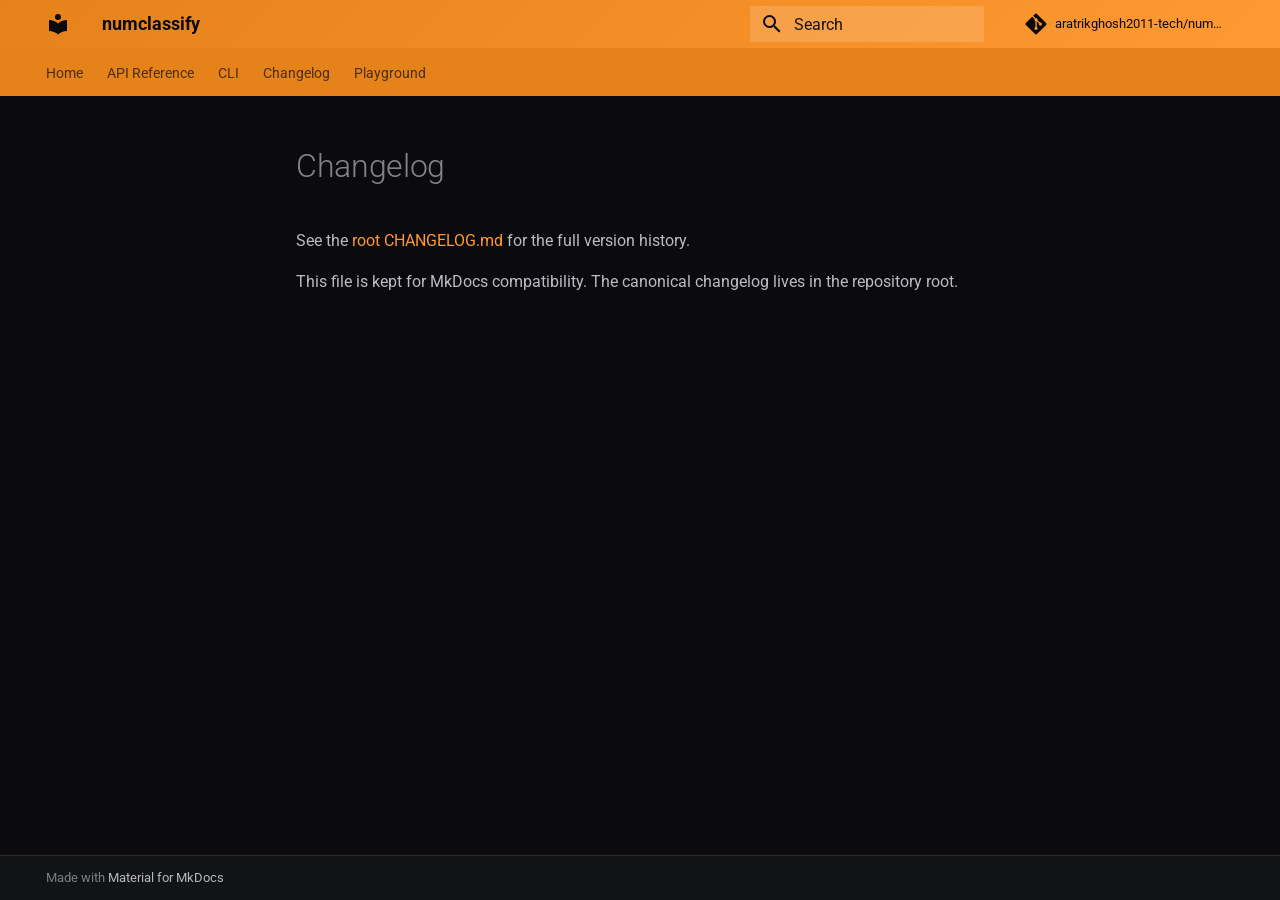
<file: changelog/index.html>
<!doctype html>
<html lang="en" class="no-js">
  <head>
    
      <meta charset="utf-8">
      <meta name="viewport" content="width=device-width,initial-scale=1">
      
        <meta name="description" content="The most comprehensive Python number classification library - 3000+ types">
      
      
      
        <link rel="canonical" href="https://aratrikghosh2011-tech.github.io/numclassify/changelog/">
      
      
      
      
        
      
      
      <link rel="icon" href="../assets/images/favicon.png">
      <meta name="generator" content="mkdocs-1.6.1, mkdocs-material-9.7.7">
    
    
      
        <title>Changelog - numclassify</title>
      
    
    
      <link rel="stylesheet" href="../assets/stylesheets/main.ec1eaa64.min.css">
      
        
        <link rel="stylesheet" href="../assets/stylesheets/palette.ab4e12ef.min.css">
      
      


    
    
      
    
    
      
        
        
        <link rel="preconnect" href="https://fonts.gstatic.com" crossorigin>
        <link rel="stylesheet" href="https://fonts.googleapis.com/css?family=Roboto:300,300i,400,400i,700,700i%7CRoboto+Mono:400,400i,700,700i&display=fallback">
        <style>:root{--md-text-font:"Roboto";--md-code-font:"Roboto Mono"}</style>
      
    
    
      <link rel="stylesheet" href="../extra/saffron.css">
    
    <script>__md_scope=new URL("..",location),__md_hash=e=>[...e].reduce(((e,_)=>(e<<5)-e+_.charCodeAt(0)),0),__md_get=(e,_=localStorage,t=__md_scope)=>JSON.parse(_.getItem(t.pathname+"."+e)),__md_set=(e,_,t=localStorage,a=__md_scope)=>{try{t.setItem(a.pathname+"."+e,JSON.stringify(_))}catch(e){}}</script>
    
      

    
    
  </head>
  
  
    
    
    
    
    
    <body dir="ltr" data-md-color-scheme="slate" data-md-color-primary="custom" data-md-color-accent="custom">
  
    
    <input class="md-toggle" data-md-toggle="drawer" type="checkbox" id="__drawer" autocomplete="off">
    <input class="md-toggle" data-md-toggle="search" type="checkbox" id="__search" autocomplete="off">
    <label class="md-overlay" for="__drawer"></label>
    <div data-md-component="skip">
      
        
        <a href="#changelog" class="md-skip">
          Skip to content
        </a>
      
    </div>
    <div data-md-component="announce">
      
    </div>
    
    
      

<header class="md-header" data-md-component="header">
  <nav class="md-header__inner md-grid" aria-label="Header">
    <a href=".." title="numclassify" class="md-header__button md-logo" aria-label="numclassify" data-md-component="logo">
      
  
  <svg xmlns="http://www.w3.org/2000/svg" viewBox="0 0 24 24"><path d="M12 8a3 3 0 0 0 3-3 3 3 0 0 0-3-3 3 3 0 0 0-3 3 3 3 0 0 0 3 3m0 3.54C9.64 9.35 6.5 8 3 8v11c3.5 0 6.64 1.35 9 3.54 2.36-2.19 5.5-3.54 9-3.54V8c-3.5 0-6.64 1.35-9 3.54"/></svg>

    </a>
    <label class="md-header__button md-icon" for="__drawer">
      
      <svg xmlns="http://www.w3.org/2000/svg" viewBox="0 0 24 24"><path d="M3 6h18v2H3zm0 5h18v2H3zm0 5h18v2H3z"/></svg>
    </label>
    <div class="md-header__title" data-md-component="header-title">
      <div class="md-header__ellipsis">
        <div class="md-header__topic">
          <span class="md-ellipsis">
            numclassify
          </span>
        </div>
        <div class="md-header__topic" data-md-component="header-topic">
          <span class="md-ellipsis">
            
              Changelog
            
          </span>
        </div>
      </div>
    </div>
    
      
    
    
    
    
      
      
        <label class="md-header__button md-icon" for="__search">
          
          <svg xmlns="http://www.w3.org/2000/svg" viewBox="0 0 24 24"><path d="M9.5 3A6.5 6.5 0 0 1 16 9.5c0 1.61-.59 3.09-1.56 4.23l.27.27h.79l5 5-1.5 1.5-5-5v-.79l-.27-.27A6.52 6.52 0 0 1 9.5 16 6.5 6.5 0 0 1 3 9.5 6.5 6.5 0 0 1 9.5 3m0 2C7 5 5 7 5 9.5S7 14 9.5 14 14 12 14 9.5 12 5 9.5 5"/></svg>
        </label>
        <div class="md-search" data-md-component="search" role="dialog">
  <label class="md-search__overlay" for="__search"></label>
  <div class="md-search__inner" role="search">
    <form class="md-search__form" name="search">
      <input type="text" class="md-search__input" name="query" aria-label="Search" placeholder="Search" autocapitalize="off" autocorrect="off" autocomplete="off" spellcheck="false" data-md-component="search-query" required>
      <label class="md-search__icon md-icon" for="__search">
        
        <svg xmlns="http://www.w3.org/2000/svg" viewBox="0 0 24 24"><path d="M9.5 3A6.5 6.5 0 0 1 16 9.5c0 1.61-.59 3.09-1.56 4.23l.27.27h.79l5 5-1.5 1.5-5-5v-.79l-.27-.27A6.52 6.52 0 0 1 9.5 16 6.5 6.5 0 0 1 3 9.5 6.5 6.5 0 0 1 9.5 3m0 2C7 5 5 7 5 9.5S7 14 9.5 14 14 12 14 9.5 12 5 9.5 5"/></svg>
        
        <svg xmlns="http://www.w3.org/2000/svg" viewBox="0 0 24 24"><path d="M20 11v2H8l5.5 5.5-1.42 1.42L4.16 12l7.92-7.92L13.5 5.5 8 11z"/></svg>
      </label>
      <nav class="md-search__options" aria-label="Search">
        
        <button type="reset" class="md-search__icon md-icon" title="Clear" aria-label="Clear" tabindex="-1">
          
          <svg xmlns="http://www.w3.org/2000/svg" viewBox="0 0 24 24"><path d="M19 6.41 17.59 5 12 10.59 6.41 5 5 6.41 10.59 12 5 17.59 6.41 19 12 13.41 17.59 19 19 17.59 13.41 12z"/></svg>
        </button>
      </nav>
      
    </form>
    <div class="md-search__output">
      <div class="md-search__scrollwrap" tabindex="0" data-md-scrollfix>
        <div class="md-search-result" data-md-component="search-result">
          <div class="md-search-result__meta">
            Initializing search
          </div>
          <ol class="md-search-result__list" role="presentation"></ol>
        </div>
      </div>
    </div>
  </div>
</div>
      
    
    
      <div class="md-header__source">
        <a href="https://github.com/aratrikghosh2011-tech/numclassify" title="Go to repository" class="md-source" data-md-component="source">
  <div class="md-source__icon md-icon">
    
    <svg xmlns="http://www.w3.org/2000/svg" viewBox="0 0 448 512"><!--! Font Awesome Free 7.1.0 by @fontawesome - https://fontawesome.com License - https://fontawesome.com/license/free (Icons: CC BY 4.0, Fonts: SIL OFL 1.1, Code: MIT License) Copyright 2025 Fonticons, Inc.--><path d="M439.6 236.1 244 40.5c-5.4-5.5-12.8-8.5-20.4-8.5s-15 3-20.4 8.4L162.5 81l51.5 51.5c27.1-9.1 52.7 16.8 43.4 43.7l49.7 49.7c34.2-11.8 61.2 31 35.5 56.7-26.5 26.5-70.2-2.9-56-37.3L240.3 199v121.9c25.3 12.5 22.3 41.8 9.1 55-6.4 6.4-15.2 10.1-24.3 10.1s-17.8-3.6-24.3-10.1c-17.6-17.6-11.1-46.9 11.2-56v-123c-20.8-8.5-24.6-30.7-18.6-45L142.6 101 8.5 235.1C3 240.6 0 247.9 0 255.5s3 15 8.5 20.4l195.6 195.7c5.4 5.4 12.7 8.4 20.4 8.4s15-3 20.4-8.4l194.7-194.7c5.4-5.4 8.4-12.8 8.4-20.4s-3-15-8.4-20.4"/></svg>
  </div>
  <div class="md-source__repository">
    aratrikghosh2011-tech/numclassify
  </div>
</a>
      </div>
    
  </nav>
  
</header>
    
    <div class="md-container" data-md-component="container">
      
      
        
          
            
<nav class="md-tabs" aria-label="Tabs" data-md-component="tabs">
  <div class="md-grid">
    <ul class="md-tabs__list">
      
        
  
  
  
  
    <li class="md-tabs__item">
      <a href=".." class="md-tabs__link">
        
  
  
    
  
  Home

      </a>
    </li>
  

      
        
  
  
  
  
    <li class="md-tabs__item">
      <a href="../api/" class="md-tabs__link">
        
  
  
    
  
  API Reference

      </a>
    </li>
  

      
        
  
  
  
  
    <li class="md-tabs__item">
      <a href="../cli/" class="md-tabs__link">
        
  
  
    
  
  CLI

      </a>
    </li>
  

      
        
  
  
  
  
    <li class="md-tabs__item">
      <a href="../../CHANGELOG.md" class="md-tabs__link">
        
  
  
    
  
  Changelog

      </a>
    </li>
  

      
        
  
  
  
  
    <li class="md-tabs__item">
      <a href="../playground.html" class="md-tabs__link">
        
  
  
    
  
  Playground

      </a>
    </li>
  

      
    </ul>
  </div>
</nav>
          
        
      
      <main class="md-main" data-md-component="main">
        <div class="md-main__inner md-grid">
          
            
              
              <div class="md-sidebar md-sidebar--primary" data-md-component="sidebar" data-md-type="navigation" >
                <div class="md-sidebar__scrollwrap">
                  <div class="md-sidebar__inner">
                    


  


<nav class="md-nav md-nav--primary md-nav--lifted" aria-label="Navigation" data-md-level="0">
  <label class="md-nav__title" for="__drawer">
    <a href=".." title="numclassify" class="md-nav__button md-logo" aria-label="numclassify" data-md-component="logo">
      
  
  <svg xmlns="http://www.w3.org/2000/svg" viewBox="0 0 24 24"><path d="M12 8a3 3 0 0 0 3-3 3 3 0 0 0-3-3 3 3 0 0 0-3 3 3 3 0 0 0 3 3m0 3.54C9.64 9.35 6.5 8 3 8v11c3.5 0 6.64 1.35 9 3.54 2.36-2.19 5.5-3.54 9-3.54V8c-3.5 0-6.64 1.35-9 3.54"/></svg>

    </a>
    numclassify
  </label>
  
    <div class="md-nav__source">
      <a href="https://github.com/aratrikghosh2011-tech/numclassify" title="Go to repository" class="md-source" data-md-component="source">
  <div class="md-source__icon md-icon">
    
    <svg xmlns="http://www.w3.org/2000/svg" viewBox="0 0 448 512"><!--! Font Awesome Free 7.1.0 by @fontawesome - https://fontawesome.com License - https://fontawesome.com/license/free (Icons: CC BY 4.0, Fonts: SIL OFL 1.1, Code: MIT License) Copyright 2025 Fonticons, Inc.--><path d="M439.6 236.1 244 40.5c-5.4-5.5-12.8-8.5-20.4-8.5s-15 3-20.4 8.4L162.5 81l51.5 51.5c27.1-9.1 52.7 16.8 43.4 43.7l49.7 49.7c34.2-11.8 61.2 31 35.5 56.7-26.5 26.5-70.2-2.9-56-37.3L240.3 199v121.9c25.3 12.5 22.3 41.8 9.1 55-6.4 6.4-15.2 10.1-24.3 10.1s-17.8-3.6-24.3-10.1c-17.6-17.6-11.1-46.9 11.2-56v-123c-20.8-8.5-24.6-30.7-18.6-45L142.6 101 8.5 235.1C3 240.6 0 247.9 0 255.5s3 15 8.5 20.4l195.6 195.7c5.4 5.4 12.7 8.4 20.4 8.4s15-3 20.4-8.4l194.7-194.7c5.4-5.4 8.4-12.8 8.4-20.4s-3-15-8.4-20.4"/></svg>
  </div>
  <div class="md-source__repository">
    aratrikghosh2011-tech/numclassify
  </div>
</a>
    </div>
  
  <ul class="md-nav__list" data-md-scrollfix>
    
      
      
  
  
  
  
    <li class="md-nav__item">
      <a href=".." class="md-nav__link">
        
  
  
  <span class="md-ellipsis">
    
  
    Home
  

    
  </span>
  
  

      </a>
    </li>
  

    
      
      
  
  
  
  
    <li class="md-nav__item">
      <a href="../api/" class="md-nav__link">
        
  
  
  <span class="md-ellipsis">
    
  
    API Reference
  

    
  </span>
  
  

      </a>
    </li>
  

    
      
      
  
  
  
  
    <li class="md-nav__item">
      <a href="../cli/" class="md-nav__link">
        
  
  
  <span class="md-ellipsis">
    
  
    CLI
  

    
  </span>
  
  

      </a>
    </li>
  

    
      
      
  
  
  
  
    <li class="md-nav__item">
      <a href="../../CHANGELOG.md" class="md-nav__link">
        
  
  
  <span class="md-ellipsis">
    
  
    Changelog
  

    
  </span>
  
  

      </a>
    </li>
  

    
      
      
  
  
  
  
    <li class="md-nav__item">
      <a href="../playground.html" class="md-nav__link">
        
  
  
  <span class="md-ellipsis">
    
  
    Playground
  

    
  </span>
  
  

      </a>
    </li>
  

    
  </ul>
</nav>
                  </div>
                </div>
              </div>
            
            
              
              <div class="md-sidebar md-sidebar--secondary" data-md-component="sidebar" data-md-type="toc" >
                <div class="md-sidebar__scrollwrap">
                  <div class="md-sidebar__inner">
                    

<nav class="md-nav md-nav--secondary" aria-label="Table of contents">
  
  
  
    
  
  
</nav>
                  </div>
                </div>
              </div>
            
          
          
            <div class="md-content" data-md-component="content">
              
              <article class="md-content__inner md-typeset">
                
                  


  
  


<h1 id="changelog">Changelog</h1>
<p>See the <a href="https://github.com/aratrikghosh2011-tech/numclassify/blob/main/CHANGELOG.md">root CHANGELOG.md</a> for the full version history.</p>
<p>This file is kept for MkDocs compatibility. The canonical changelog lives in the repository root.</p>












                
              </article>
            </div>
          
          
<script>var target=document.getElementById(location.hash.slice(1));target&&target.name&&(target.checked=target.name.startsWith("__tabbed_"))</script>
        </div>
        
          <button type="button" class="md-top md-icon" data-md-component="top" hidden>
  
  <svg xmlns="http://www.w3.org/2000/svg" viewBox="0 0 24 24"><path d="M13 20h-2V8l-5.5 5.5-1.42-1.42L12 4.16l7.92 7.92-1.42 1.42L13 8z"/></svg>
  Back to top
</button>
        
      </main>
      
        <footer class="md-footer">
  
  <div class="md-footer-meta md-typeset">
    <div class="md-footer-meta__inner md-grid">
      <div class="md-copyright">
  
  
    Made with
    <a href="https://squidfunk.github.io/mkdocs-material/" target="_blank" rel="noopener">
      Material for MkDocs
    </a>
  
</div>
      
    </div>
  </div>
</footer>
      
    </div>
    <div class="md-dialog" data-md-component="dialog">
      <div class="md-dialog__inner md-typeset"></div>
    </div>
    
    
    
      
      
      <script id="__config" type="application/json">{"annotate": null, "base": "..", "features": ["navigation.tabs", "navigation.top", "content.code.copy"], "search": "../assets/javascripts/workers/search.2c215733.min.js", "tags": null, "translations": {"clipboard.copied": "Copied to clipboard", "clipboard.copy": "Copy to clipboard", "search.result.more.one": "1 more on this page", "search.result.more.other": "# more on this page", "search.result.none": "No matching documents", "search.result.one": "1 matching document", "search.result.other": "# matching documents", "search.result.placeholder": "Type to start searching", "search.result.term.missing": "Missing", "select.version": "Select version"}, "version": null}</script>
    
    
      <script src="../assets/javascripts/bundle.d7400e89.min.js"></script>
      
    
  </body>
</html>
</file>
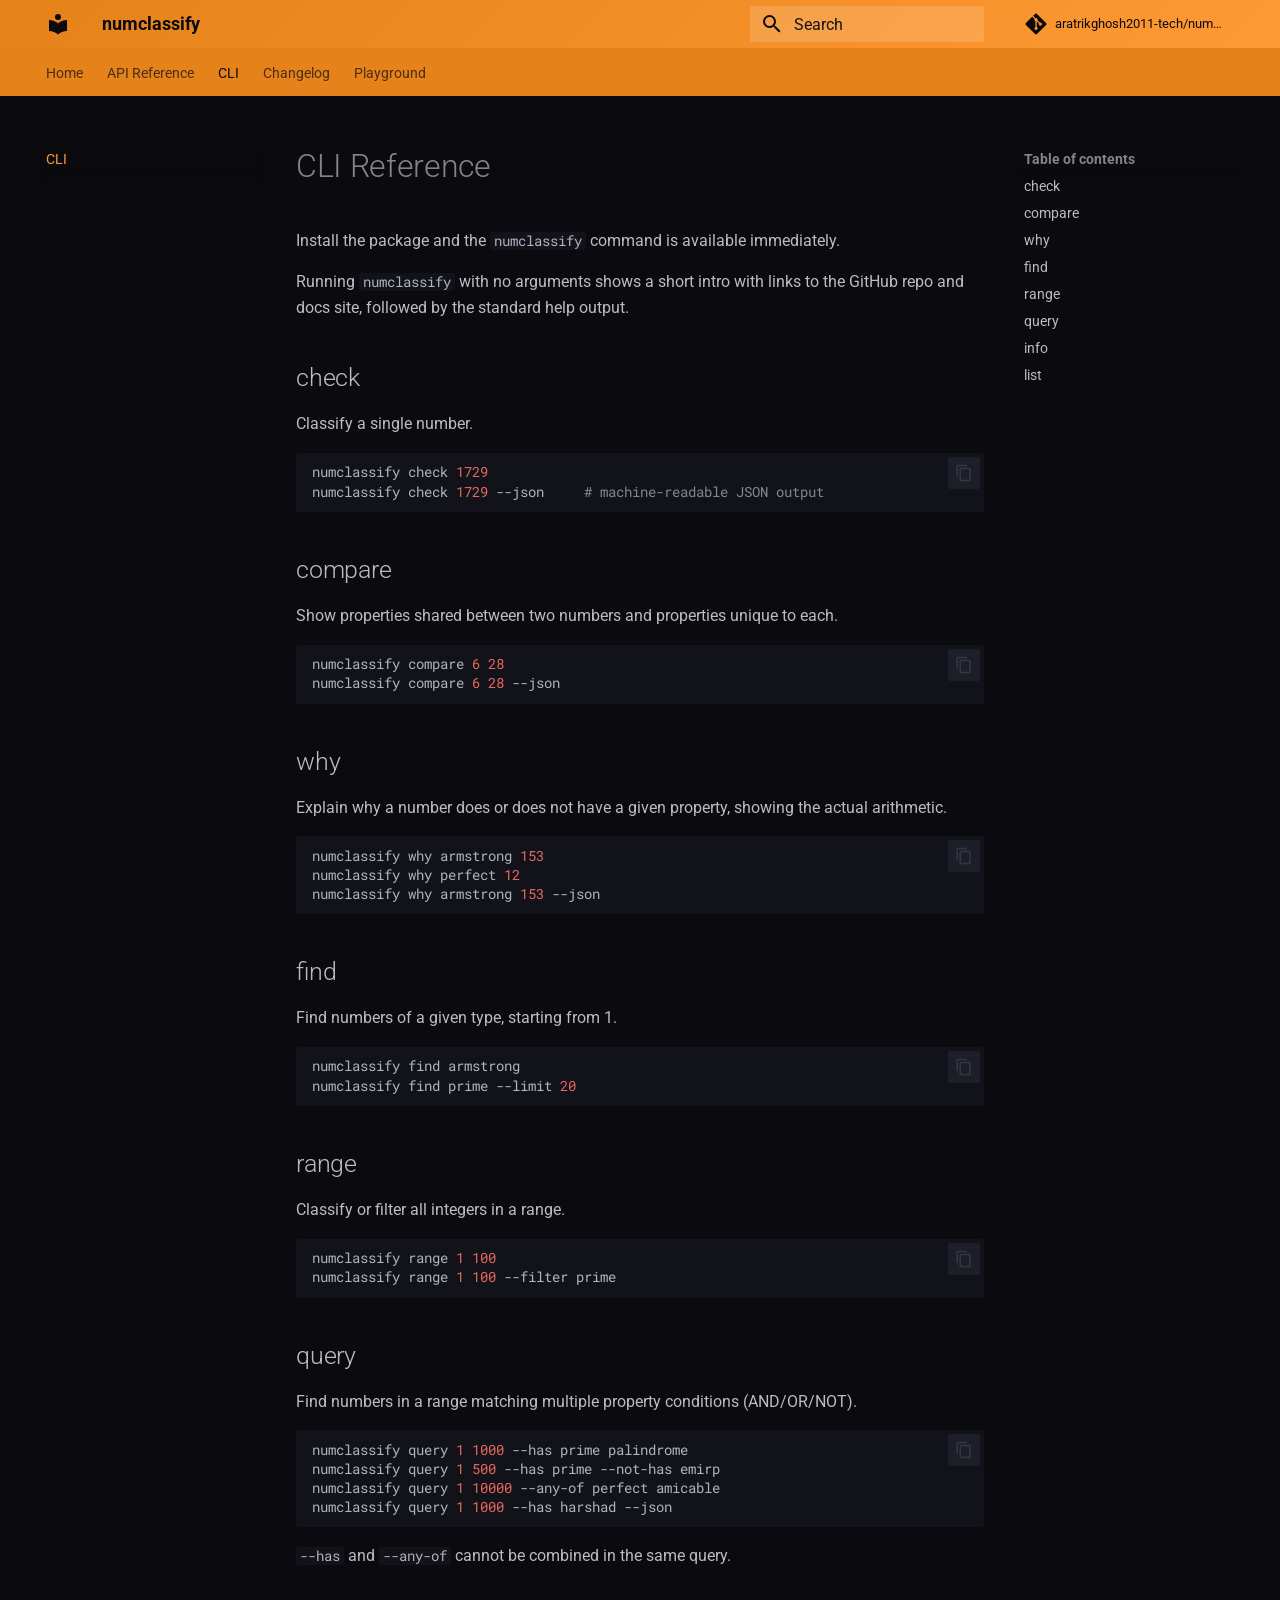
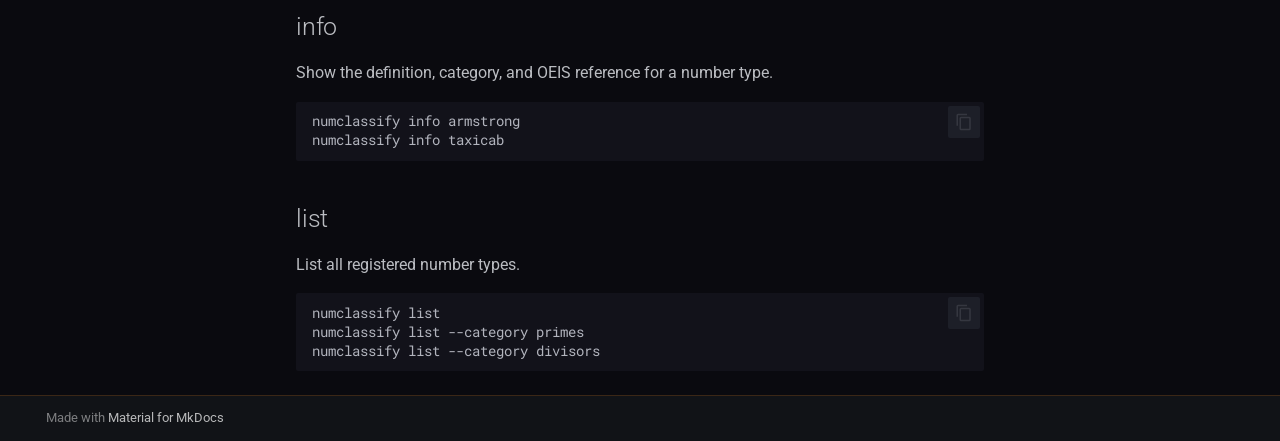
<file: cli/index.html>
<!doctype html>
<html lang="en" class="no-js">
  <head>
    
      <meta charset="utf-8">
      <meta name="viewport" content="width=device-width,initial-scale=1">
      
        <meta name="description" content="The most comprehensive Python number classification library - 3000+ types">
      
      
      
        <link rel="canonical" href="https://aratrikghosh2011-tech.github.io/numclassify/cli/">
      
      
        <link rel="prev" href="../api/">
      
      
        <link rel="next" href="../playground.html">
      
      
        
      
      
      <link rel="icon" href="../assets/images/favicon.png">
      <meta name="generator" content="mkdocs-1.6.1, mkdocs-material-9.7.7">
    
    
      
        <title>CLI - numclassify</title>
      
    
    
      <link rel="stylesheet" href="../assets/stylesheets/main.ec1eaa64.min.css">
      
        
        <link rel="stylesheet" href="../assets/stylesheets/palette.ab4e12ef.min.css">
      
      


    
    
      
    
    
      
        
        
        <link rel="preconnect" href="https://fonts.gstatic.com" crossorigin>
        <link rel="stylesheet" href="https://fonts.googleapis.com/css?family=Roboto:300,300i,400,400i,700,700i%7CRoboto+Mono:400,400i,700,700i&display=fallback">
        <style>:root{--md-text-font:"Roboto";--md-code-font:"Roboto Mono"}</style>
      
    
    
      <link rel="stylesheet" href="../extra/saffron.css">
    
    <script>__md_scope=new URL("..",location),__md_hash=e=>[...e].reduce(((e,_)=>(e<<5)-e+_.charCodeAt(0)),0),__md_get=(e,_=localStorage,t=__md_scope)=>JSON.parse(_.getItem(t.pathname+"."+e)),__md_set=(e,_,t=localStorage,a=__md_scope)=>{try{t.setItem(a.pathname+"."+e,JSON.stringify(_))}catch(e){}}</script>
    
      

    
    
  </head>
  
  
    
    
    
    
    
    <body dir="ltr" data-md-color-scheme="slate" data-md-color-primary="custom" data-md-color-accent="custom">
  
    
    <input class="md-toggle" data-md-toggle="drawer" type="checkbox" id="__drawer" autocomplete="off">
    <input class="md-toggle" data-md-toggle="search" type="checkbox" id="__search" autocomplete="off">
    <label class="md-overlay" for="__drawer"></label>
    <div data-md-component="skip">
      
        
        <a href="#cli-reference" class="md-skip">
          Skip to content
        </a>
      
    </div>
    <div data-md-component="announce">
      
    </div>
    
    
      

<header class="md-header" data-md-component="header">
  <nav class="md-header__inner md-grid" aria-label="Header">
    <a href=".." title="numclassify" class="md-header__button md-logo" aria-label="numclassify" data-md-component="logo">
      
  
  <svg xmlns="http://www.w3.org/2000/svg" viewBox="0 0 24 24"><path d="M12 8a3 3 0 0 0 3-3 3 3 0 0 0-3-3 3 3 0 0 0-3 3 3 3 0 0 0 3 3m0 3.54C9.64 9.35 6.5 8 3 8v11c3.5 0 6.64 1.35 9 3.54 2.36-2.19 5.5-3.54 9-3.54V8c-3.5 0-6.64 1.35-9 3.54"/></svg>

    </a>
    <label class="md-header__button md-icon" for="__drawer">
      
      <svg xmlns="http://www.w3.org/2000/svg" viewBox="0 0 24 24"><path d="M3 6h18v2H3zm0 5h18v2H3zm0 5h18v2H3z"/></svg>
    </label>
    <div class="md-header__title" data-md-component="header-title">
      <div class="md-header__ellipsis">
        <div class="md-header__topic">
          <span class="md-ellipsis">
            numclassify
          </span>
        </div>
        <div class="md-header__topic" data-md-component="header-topic">
          <span class="md-ellipsis">
            
              CLI
            
          </span>
        </div>
      </div>
    </div>
    
      
    
    
    
    
      
      
        <label class="md-header__button md-icon" for="__search">
          
          <svg xmlns="http://www.w3.org/2000/svg" viewBox="0 0 24 24"><path d="M9.5 3A6.5 6.5 0 0 1 16 9.5c0 1.61-.59 3.09-1.56 4.23l.27.27h.79l5 5-1.5 1.5-5-5v-.79l-.27-.27A6.52 6.52 0 0 1 9.5 16 6.5 6.5 0 0 1 3 9.5 6.5 6.5 0 0 1 9.5 3m0 2C7 5 5 7 5 9.5S7 14 9.5 14 14 12 14 9.5 12 5 9.5 5"/></svg>
        </label>
        <div class="md-search" data-md-component="search" role="dialog">
  <label class="md-search__overlay" for="__search"></label>
  <div class="md-search__inner" role="search">
    <form class="md-search__form" name="search">
      <input type="text" class="md-search__input" name="query" aria-label="Search" placeholder="Search" autocapitalize="off" autocorrect="off" autocomplete="off" spellcheck="false" data-md-component="search-query" required>
      <label class="md-search__icon md-icon" for="__search">
        
        <svg xmlns="http://www.w3.org/2000/svg" viewBox="0 0 24 24"><path d="M9.5 3A6.5 6.5 0 0 1 16 9.5c0 1.61-.59 3.09-1.56 4.23l.27.27h.79l5 5-1.5 1.5-5-5v-.79l-.27-.27A6.52 6.52 0 0 1 9.5 16 6.5 6.5 0 0 1 3 9.5 6.5 6.5 0 0 1 9.5 3m0 2C7 5 5 7 5 9.5S7 14 9.5 14 14 12 14 9.5 12 5 9.5 5"/></svg>
        
        <svg xmlns="http://www.w3.org/2000/svg" viewBox="0 0 24 24"><path d="M20 11v2H8l5.5 5.5-1.42 1.42L4.16 12l7.92-7.92L13.5 5.5 8 11z"/></svg>
      </label>
      <nav class="md-search__options" aria-label="Search">
        
        <button type="reset" class="md-search__icon md-icon" title="Clear" aria-label="Clear" tabindex="-1">
          
          <svg xmlns="http://www.w3.org/2000/svg" viewBox="0 0 24 24"><path d="M19 6.41 17.59 5 12 10.59 6.41 5 5 6.41 10.59 12 5 17.59 6.41 19 12 13.41 17.59 19 19 17.59 13.41 12z"/></svg>
        </button>
      </nav>
      
    </form>
    <div class="md-search__output">
      <div class="md-search__scrollwrap" tabindex="0" data-md-scrollfix>
        <div class="md-search-result" data-md-component="search-result">
          <div class="md-search-result__meta">
            Initializing search
          </div>
          <ol class="md-search-result__list" role="presentation"></ol>
        </div>
      </div>
    </div>
  </div>
</div>
      
    
    
      <div class="md-header__source">
        <a href="https://github.com/aratrikghosh2011-tech/numclassify" title="Go to repository" class="md-source" data-md-component="source">
  <div class="md-source__icon md-icon">
    
    <svg xmlns="http://www.w3.org/2000/svg" viewBox="0 0 448 512"><!--! Font Awesome Free 7.1.0 by @fontawesome - https://fontawesome.com License - https://fontawesome.com/license/free (Icons: CC BY 4.0, Fonts: SIL OFL 1.1, Code: MIT License) Copyright 2025 Fonticons, Inc.--><path d="M439.6 236.1 244 40.5c-5.4-5.5-12.8-8.5-20.4-8.5s-15 3-20.4 8.4L162.5 81l51.5 51.5c27.1-9.1 52.7 16.8 43.4 43.7l49.7 49.7c34.2-11.8 61.2 31 35.5 56.7-26.5 26.5-70.2-2.9-56-37.3L240.3 199v121.9c25.3 12.5 22.3 41.8 9.1 55-6.4 6.4-15.2 10.1-24.3 10.1s-17.8-3.6-24.3-10.1c-17.6-17.6-11.1-46.9 11.2-56v-123c-20.8-8.5-24.6-30.7-18.6-45L142.6 101 8.5 235.1C3 240.6 0 247.9 0 255.5s3 15 8.5 20.4l195.6 195.7c5.4 5.4 12.7 8.4 20.4 8.4s15-3 20.4-8.4l194.7-194.7c5.4-5.4 8.4-12.8 8.4-20.4s-3-15-8.4-20.4"/></svg>
  </div>
  <div class="md-source__repository">
    aratrikghosh2011-tech/numclassify
  </div>
</a>
      </div>
    
  </nav>
  
</header>
    
    <div class="md-container" data-md-component="container">
      
      
        
          
            
<nav class="md-tabs" aria-label="Tabs" data-md-component="tabs">
  <div class="md-grid">
    <ul class="md-tabs__list">
      
        
  
  
  
  
    <li class="md-tabs__item">
      <a href=".." class="md-tabs__link">
        
  
  
    
  
  Home

      </a>
    </li>
  

      
        
  
  
  
  
    <li class="md-tabs__item">
      <a href="../api/" class="md-tabs__link">
        
  
  
    
  
  API Reference

      </a>
    </li>
  

      
        
  
  
  
    
  
  
    <li class="md-tabs__item md-tabs__item--active">
      <a href="./" class="md-tabs__link">
        
  
  
    
  
  CLI

      </a>
    </li>
  

      
        
  
  
  
  
    <li class="md-tabs__item">
      <a href="../../CHANGELOG.md" class="md-tabs__link">
        
  
  
    
  
  Changelog

      </a>
    </li>
  

      
        
  
  
  
  
    <li class="md-tabs__item">
      <a href="../playground.html" class="md-tabs__link">
        
  
  
    
  
  Playground

      </a>
    </li>
  

      
    </ul>
  </div>
</nav>
          
        
      
      <main class="md-main" data-md-component="main">
        <div class="md-main__inner md-grid">
          
            
              
              <div class="md-sidebar md-sidebar--primary" data-md-component="sidebar" data-md-type="navigation" >
                <div class="md-sidebar__scrollwrap">
                  <div class="md-sidebar__inner">
                    


  


<nav class="md-nav md-nav--primary md-nav--lifted" aria-label="Navigation" data-md-level="0">
  <label class="md-nav__title" for="__drawer">
    <a href=".." title="numclassify" class="md-nav__button md-logo" aria-label="numclassify" data-md-component="logo">
      
  
  <svg xmlns="http://www.w3.org/2000/svg" viewBox="0 0 24 24"><path d="M12 8a3 3 0 0 0 3-3 3 3 0 0 0-3-3 3 3 0 0 0-3 3 3 3 0 0 0 3 3m0 3.54C9.64 9.35 6.5 8 3 8v11c3.5 0 6.64 1.35 9 3.54 2.36-2.19 5.5-3.54 9-3.54V8c-3.5 0-6.64 1.35-9 3.54"/></svg>

    </a>
    numclassify
  </label>
  
    <div class="md-nav__source">
      <a href="https://github.com/aratrikghosh2011-tech/numclassify" title="Go to repository" class="md-source" data-md-component="source">
  <div class="md-source__icon md-icon">
    
    <svg xmlns="http://www.w3.org/2000/svg" viewBox="0 0 448 512"><!--! Font Awesome Free 7.1.0 by @fontawesome - https://fontawesome.com License - https://fontawesome.com/license/free (Icons: CC BY 4.0, Fonts: SIL OFL 1.1, Code: MIT License) Copyright 2025 Fonticons, Inc.--><path d="M439.6 236.1 244 40.5c-5.4-5.5-12.8-8.5-20.4-8.5s-15 3-20.4 8.4L162.5 81l51.5 51.5c27.1-9.1 52.7 16.8 43.4 43.7l49.7 49.7c34.2-11.8 61.2 31 35.5 56.7-26.5 26.5-70.2-2.9-56-37.3L240.3 199v121.9c25.3 12.5 22.3 41.8 9.1 55-6.4 6.4-15.2 10.1-24.3 10.1s-17.8-3.6-24.3-10.1c-17.6-17.6-11.1-46.9 11.2-56v-123c-20.8-8.5-24.6-30.7-18.6-45L142.6 101 8.5 235.1C3 240.6 0 247.9 0 255.5s3 15 8.5 20.4l195.6 195.7c5.4 5.4 12.7 8.4 20.4 8.4s15-3 20.4-8.4l194.7-194.7c5.4-5.4 8.4-12.8 8.4-20.4s-3-15-8.4-20.4"/></svg>
  </div>
  <div class="md-source__repository">
    aratrikghosh2011-tech/numclassify
  </div>
</a>
    </div>
  
  <ul class="md-nav__list" data-md-scrollfix>
    
      
      
  
  
  
  
    <li class="md-nav__item">
      <a href=".." class="md-nav__link">
        
  
  
  <span class="md-ellipsis">
    
  
    Home
  

    
  </span>
  
  

      </a>
    </li>
  

    
      
      
  
  
  
  
    <li class="md-nav__item">
      <a href="../api/" class="md-nav__link">
        
  
  
  <span class="md-ellipsis">
    
  
    API Reference
  

    
  </span>
  
  

      </a>
    </li>
  

    
      
      
  
  
    
  
  
  
    <li class="md-nav__item md-nav__item--active">
      
      <input class="md-nav__toggle md-toggle" type="checkbox" id="__toc">
      
      
        
      
      
        <label class="md-nav__link md-nav__link--active" for="__toc">
          
  
  
  <span class="md-ellipsis">
    
  
    CLI
  

    
  </span>
  
  

          <span class="md-nav__icon md-icon"></span>
        </label>
      
      <a href="./" class="md-nav__link md-nav__link--active">
        
  
  
  <span class="md-ellipsis">
    
  
    CLI
  

    
  </span>
  
  

      </a>
      
        

<nav class="md-nav md-nav--secondary" aria-label="Table of contents">
  
  
  
    
  
  
    <label class="md-nav__title" for="__toc">
      <span class="md-nav__icon md-icon"></span>
      Table of contents
    </label>
    <ul class="md-nav__list" data-md-component="toc" data-md-scrollfix>
      
        <li class="md-nav__item">
  <a href="#check" class="md-nav__link">
    <span class="md-ellipsis">
      
        check
      
    </span>
  </a>
  
</li>
      
        <li class="md-nav__item">
  <a href="#compare" class="md-nav__link">
    <span class="md-ellipsis">
      
        compare
      
    </span>
  </a>
  
</li>
      
        <li class="md-nav__item">
  <a href="#why" class="md-nav__link">
    <span class="md-ellipsis">
      
        why
      
    </span>
  </a>
  
</li>
      
        <li class="md-nav__item">
  <a href="#find" class="md-nav__link">
    <span class="md-ellipsis">
      
        find
      
    </span>
  </a>
  
</li>
      
        <li class="md-nav__item">
  <a href="#range" class="md-nav__link">
    <span class="md-ellipsis">
      
        range
      
    </span>
  </a>
  
</li>
      
        <li class="md-nav__item">
  <a href="#query" class="md-nav__link">
    <span class="md-ellipsis">
      
        query
      
    </span>
  </a>
  
</li>
      
        <li class="md-nav__item">
  <a href="#info" class="md-nav__link">
    <span class="md-ellipsis">
      
        info
      
    </span>
  </a>
  
</li>
      
        <li class="md-nav__item">
  <a href="#list" class="md-nav__link">
    <span class="md-ellipsis">
      
        list
      
    </span>
  </a>
  
</li>
      
    </ul>
  
</nav>
      
    </li>
  

    
      
      
  
  
  
  
    <li class="md-nav__item">
      <a href="../../CHANGELOG.md" class="md-nav__link">
        
  
  
  <span class="md-ellipsis">
    
  
    Changelog
  

    
  </span>
  
  

      </a>
    </li>
  

    
      
      
  
  
  
  
    <li class="md-nav__item">
      <a href="../playground.html" class="md-nav__link">
        
  
  
  <span class="md-ellipsis">
    
  
    Playground
  

    
  </span>
  
  

      </a>
    </li>
  

    
  </ul>
</nav>
                  </div>
                </div>
              </div>
            
            
              
              <div class="md-sidebar md-sidebar--secondary" data-md-component="sidebar" data-md-type="toc" >
                <div class="md-sidebar__scrollwrap">
                  <div class="md-sidebar__inner">
                    

<nav class="md-nav md-nav--secondary" aria-label="Table of contents">
  
  
  
    
  
  
    <label class="md-nav__title" for="__toc">
      <span class="md-nav__icon md-icon"></span>
      Table of contents
    </label>
    <ul class="md-nav__list" data-md-component="toc" data-md-scrollfix>
      
        <li class="md-nav__item">
  <a href="#check" class="md-nav__link">
    <span class="md-ellipsis">
      
        check
      
    </span>
  </a>
  
</li>
      
        <li class="md-nav__item">
  <a href="#compare" class="md-nav__link">
    <span class="md-ellipsis">
      
        compare
      
    </span>
  </a>
  
</li>
      
        <li class="md-nav__item">
  <a href="#why" class="md-nav__link">
    <span class="md-ellipsis">
      
        why
      
    </span>
  </a>
  
</li>
      
        <li class="md-nav__item">
  <a href="#find" class="md-nav__link">
    <span class="md-ellipsis">
      
        find
      
    </span>
  </a>
  
</li>
      
        <li class="md-nav__item">
  <a href="#range" class="md-nav__link">
    <span class="md-ellipsis">
      
        range
      
    </span>
  </a>
  
</li>
      
        <li class="md-nav__item">
  <a href="#query" class="md-nav__link">
    <span class="md-ellipsis">
      
        query
      
    </span>
  </a>
  
</li>
      
        <li class="md-nav__item">
  <a href="#info" class="md-nav__link">
    <span class="md-ellipsis">
      
        info
      
    </span>
  </a>
  
</li>
      
        <li class="md-nav__item">
  <a href="#list" class="md-nav__link">
    <span class="md-ellipsis">
      
        list
      
    </span>
  </a>
  
</li>
      
    </ul>
  
</nav>
                  </div>
                </div>
              </div>
            
          
          
            <div class="md-content" data-md-component="content">
              
              <article class="md-content__inner md-typeset">
                
                  


  
  


<h1 id="cli-reference">CLI Reference</h1>
<p>Install the package and the <code>numclassify</code> command is available immediately.</p>
<p>Running <code>numclassify</code> with no arguments shows a short intro with links to the
GitHub repo and docs site, followed by the standard help output.</p>
<h2 id="check">check</h2>
<p>Classify a single number.</p>
<div class="highlight"><pre><span></span><code>numclassify<span class="w"> </span>check<span class="w"> </span><span class="m">1729</span>
numclassify<span class="w"> </span>check<span class="w"> </span><span class="m">1729</span><span class="w"> </span>--json<span class="w">     </span><span class="c1"># machine-readable JSON output</span>
</code></pre></div>
<h2 id="compare">compare</h2>
<p>Show properties shared between two numbers and properties unique to each.</p>
<div class="highlight"><pre><span></span><code>numclassify<span class="w"> </span>compare<span class="w"> </span><span class="m">6</span><span class="w"> </span><span class="m">28</span>
numclassify<span class="w"> </span>compare<span class="w"> </span><span class="m">6</span><span class="w"> </span><span class="m">28</span><span class="w"> </span>--json
</code></pre></div>
<h2 id="why">why</h2>
<p>Explain why a number does or does not have a given property, showing the
actual arithmetic.</p>
<div class="highlight"><pre><span></span><code>numclassify<span class="w"> </span>why<span class="w"> </span>armstrong<span class="w"> </span><span class="m">153</span>
numclassify<span class="w"> </span>why<span class="w"> </span>perfect<span class="w"> </span><span class="m">12</span>
numclassify<span class="w"> </span>why<span class="w"> </span>armstrong<span class="w"> </span><span class="m">153</span><span class="w"> </span>--json
</code></pre></div>
<h2 id="find">find</h2>
<p>Find numbers of a given type, starting from 1.</p>
<div class="highlight"><pre><span></span><code>numclassify<span class="w"> </span>find<span class="w"> </span>armstrong
numclassify<span class="w"> </span>find<span class="w"> </span>prime<span class="w"> </span>--limit<span class="w"> </span><span class="m">20</span>
</code></pre></div>
<h2 id="range">range</h2>
<p>Classify or filter all integers in a range.</p>
<div class="highlight"><pre><span></span><code>numclassify<span class="w"> </span>range<span class="w"> </span><span class="m">1</span><span class="w"> </span><span class="m">100</span>
numclassify<span class="w"> </span>range<span class="w"> </span><span class="m">1</span><span class="w"> </span><span class="m">100</span><span class="w"> </span>--filter<span class="w"> </span>prime
</code></pre></div>
<h2 id="query">query</h2>
<p>Find numbers in a range matching multiple property conditions (AND/OR/NOT).</p>
<div class="highlight"><pre><span></span><code>numclassify<span class="w"> </span>query<span class="w"> </span><span class="m">1</span><span class="w"> </span><span class="m">1000</span><span class="w"> </span>--has<span class="w"> </span>prime<span class="w"> </span>palindrome
numclassify<span class="w"> </span>query<span class="w"> </span><span class="m">1</span><span class="w"> </span><span class="m">500</span><span class="w"> </span>--has<span class="w"> </span>prime<span class="w"> </span>--not-has<span class="w"> </span>emirp
numclassify<span class="w"> </span>query<span class="w"> </span><span class="m">1</span><span class="w"> </span><span class="m">10000</span><span class="w"> </span>--any-of<span class="w"> </span>perfect<span class="w"> </span>amicable
numclassify<span class="w"> </span>query<span class="w"> </span><span class="m">1</span><span class="w"> </span><span class="m">1000</span><span class="w"> </span>--has<span class="w"> </span>harshad<span class="w"> </span>--json
</code></pre></div>
<p><code>--has</code> and <code>--any-of</code> cannot be combined in the same query.</p>
<h2 id="info">info</h2>
<p>Show the definition, category, and OEIS reference for a number type.</p>
<div class="highlight"><pre><span></span><code>numclassify<span class="w"> </span>info<span class="w"> </span>armstrong
numclassify<span class="w"> </span>info<span class="w"> </span>taxicab
</code></pre></div>
<h2 id="list">list</h2>
<p>List all registered number types.</p>
<div class="highlight"><pre><span></span><code>numclassify<span class="w"> </span>list
numclassify<span class="w"> </span>list<span class="w"> </span>--category<span class="w"> </span>primes
numclassify<span class="w"> </span>list<span class="w"> </span>--category<span class="w"> </span>divisors
</code></pre></div>












                
              </article>
            </div>
          
          
<script>var target=document.getElementById(location.hash.slice(1));target&&target.name&&(target.checked=target.name.startsWith("__tabbed_"))</script>
        </div>
        
          <button type="button" class="md-top md-icon" data-md-component="top" hidden>
  
  <svg xmlns="http://www.w3.org/2000/svg" viewBox="0 0 24 24"><path d="M13 20h-2V8l-5.5 5.5-1.42-1.42L12 4.16l7.92 7.92-1.42 1.42L13 8z"/></svg>
  Back to top
</button>
        
      </main>
      
        <footer class="md-footer">
  
  <div class="md-footer-meta md-typeset">
    <div class="md-footer-meta__inner md-grid">
      <div class="md-copyright">
  
  
    Made with
    <a href="https://squidfunk.github.io/mkdocs-material/" target="_blank" rel="noopener">
      Material for MkDocs
    </a>
  
</div>
      
    </div>
  </div>
</footer>
      
    </div>
    <div class="md-dialog" data-md-component="dialog">
      <div class="md-dialog__inner md-typeset"></div>
    </div>
    
    
    
      
      
      <script id="__config" type="application/json">{"annotate": null, "base": "..", "features": ["navigation.tabs", "navigation.top", "content.code.copy"], "search": "../assets/javascripts/workers/search.2c215733.min.js", "tags": null, "translations": {"clipboard.copied": "Copied to clipboard", "clipboard.copy": "Copy to clipboard", "search.result.more.one": "1 more on this page", "search.result.more.other": "# more on this page", "search.result.none": "No matching documents", "search.result.one": "1 matching document", "search.result.other": "# matching documents", "search.result.placeholder": "Type to start searching", "search.result.term.missing": "Missing", "select.version": "Select version"}, "version": null}</script>
    
    
      <script src="../assets/javascripts/bundle.d7400e89.min.js"></script>
      
    
  </body>
</html>
</file>
<file: extra/saffron.css>
:root {
  --md-primary-fg-color: #FF9933;
  --md-primary-fg-color--light: #FFB366;
  --md-primary-fg-color--dark: #E6821A;
  --md-primary-bg-color: #0A0A0F;
  --md-primary-bg-color--light: #12121A;
  --md-accent-fg-color: #FF9933;
  --md-accent-fg-color--light: #FFB366;
  --md-accent-fg-color--dark: #E6821A;
  --md-typeset-a-color: #FF9933;
}

[data-md-color-scheme="slate"] {
  --md-default-bg-color: #0A0A0F;
  --md-code-bg-color: #12121A;
}

.md-header {
  background: linear-gradient(135deg, #E6821A, #FF9933) !important;
}

.md-tabs {
  background: #E6821A !important;
}

.md-search__form {
  background: rgba(255,255,255,0.15) !important;
}

a:hover {
  color: #FFB366 !important;
}

.md-footer {
  background: #0A0A0F !important;
  border-top: 1px solid rgba(255,153,51,0.2);
}
</file>
<file: assets/stylesheets/main.ec1eaa64.min.css>
@charset "UTF-8";html{-webkit-text-size-adjust:none;-moz-text-size-adjust:none;text-size-adjust:none;box-sizing:border-box}*,:after,:before{box-sizing:inherit}@media (prefers-reduced-motion){*,:after,:before{transition:none!important}}body{margin:0}a,button,input,label{-webkit-tap-highlight-color:transparent}a{color:inherit;text-decoration:none}hr{border:0;box-sizing:initial;display:block;height:.05rem;overflow:visible;padding:0}small{font-size:80%}sub,sup{line-height:1em}img{border-style:none}table{border-collapse:initial;border-spacing:0}td,th{font-weight:400;vertical-align:top}button{background:#0000;border:0;font-family:inherit;font-size:inherit;margin:0;padding:0}input{border:0;outline:none}:root{--md-primary-fg-color:#4051b5;--md-primary-fg-color--light:#5d6cc0;--md-primary-fg-color--dark:#303fa1;--md-primary-bg-color:#fff;--md-primary-bg-color--light:#ffffffb3;--md-accent-fg-color:#526cfe;--md-accent-fg-color--transparent:#526cfe1a;--md-accent-bg-color:#fff;--md-accent-bg-color--light:#ffffffb3}[data-md-color-scheme=default]{color-scheme:light}[data-md-color-scheme=default] img[src$="#gh-dark-mode-only"],[data-md-color-scheme=default] img[src$="#only-dark"]{display:none}:root,[data-md-color-scheme=default]{--md-hue:225deg;--md-default-fg-color:#000000de;--md-default-fg-color--light:#0000008a;--md-default-fg-color--lighter:#00000052;--md-default-fg-color--lightest:#00000012;--md-default-bg-color:#fff;--md-default-bg-color--light:#ffffffb3;--md-default-bg-color--lighter:#ffffff4d;--md-default-bg-color--lightest:#ffffff1f;--md-code-fg-color:#36464e;--md-code-bg-color:#f5f5f5;--md-code-bg-color--light:#f5f5f5b3;--md-code-bg-color--lighter:#f5f5f54d;--md-code-hl-color:#4287ff;--md-code-hl-color--light:#4287ff1a;--md-code-hl-number-color:#d52a2a;--md-code-hl-special-color:#db1457;--md-code-hl-function-color:#a846b9;--md-code-hl-constant-color:#6e59d9;--md-code-hl-keyword-color:#3f6ec6;--md-code-hl-string-color:#1c7d4d;--md-code-hl-name-color:var(--md-code-fg-color);--md-code-hl-operator-color:var(--md-default-fg-color--light);--md-code-hl-punctuation-color:var(--md-default-fg-color--light);--md-code-hl-comment-color:var(--md-default-fg-color--light);--md-code-hl-generic-color:var(--md-default-fg-color--light);--md-code-hl-variable-color:var(--md-default-fg-color--light);--md-typeset-color:var(--md-default-fg-color);--md-typeset-a-color:var(--md-primary-fg-color);--md-typeset-del-color:#f5503d26;--md-typeset-ins-color:#0bd57026;--md-typeset-kbd-color:#fafafa;--md-typeset-kbd-accent-color:#fff;--md-typeset-kbd-border-color:#b8b8b8;--md-typeset-mark-color:#ffff0080;--md-typeset-table-color:#0000001f;--md-typeset-table-color--light:rgba(0,0,0,.035);--md-admonition-fg-color:var(--md-default-fg-color);--md-admonition-bg-color:var(--md-default-bg-color);--md-warning-fg-color:#000000de;--md-warning-bg-color:#ff9;--md-footer-fg-color:#fff;--md-footer-fg-color--light:#ffffffb3;--md-footer-fg-color--lighter:#ffffff73;--md-footer-bg-color:#000000de;--md-footer-bg-color--dark:#00000052;--md-shadow-z1:0 0.2rem 0.5rem #0000000d,0 0 0.05rem #0000001a;--md-shadow-z2:0 0.2rem 0.5rem #0000001a,0 0 0.05rem #00000040;--md-shadow-z3:0 0.2rem 0.5rem #0003,0 0 0.05rem #00000059}.md-icon svg{fill:currentcolor;display:block;height:1.2rem;width:1.2rem}body{-webkit-font-smoothing:antialiased;-moz-osx-font-smoothing:grayscale;--md-text-font-family:var(--md-text-font,_),-apple-system,BlinkMacSystemFont,Helvetica,Arial,sans-serif;--md-code-font-family:var(--md-code-font,_),SFMono-Regular,Consolas,Menlo,monospace}aside,body,input{font-feature-settings:"kern","liga";color:var(--md-typeset-color);font-family:var(--md-text-font-family)}code,kbd,pre{font-feature-settings:"kern";font-family:var(--md-code-font-family)}:root{--md-typeset-table-sort-icon:url('data:image/svg+xml;charset=utf-8,<svg xmlns="http://www.w3.org/2000/svg" viewBox="0 0 24 24"><path d="m18 21-4-4h3V7h-3l4-4 4 4h-3v10h3M2 19v-2h10v2M2 13v-2h7v2M2 7V5h4v2z"/></svg>');--md-typeset-table-sort-icon--asc:url('data:image/svg+xml;charset=utf-8,<svg xmlns="http://www.w3.org/2000/svg" viewBox="0 0 24 24"><path d="M19 17h3l-4 4-4-4h3V3h2M2 17h10v2H2M6 5v2H2V5m0 6h7v2H2z"/></svg>');--md-typeset-table-sort-icon--desc:url('data:image/svg+xml;charset=utf-8,<svg xmlns="http://www.w3.org/2000/svg" viewBox="0 0 24 24"><path d="M19 7h3l-4-4-4 4h3v14h2M2 17h10v2H2M6 5v2H2V5m0 6h7v2H2z"/></svg>')}.md-typeset{-webkit-print-color-adjust:exact;color-adjust:exact;font-size:.8rem;line-height:1.6;overflow-wrap:break-word}@media print{.md-typeset{font-size:.68rem}}.md-typeset blockquote,.md-typeset dl,.md-typeset figure,.md-typeset ol,.md-typeset pre,.md-typeset ul{margin-bottom:1em;margin-top:1em}.md-typeset h1{color:var(--md-default-fg-color--light);font-size:2em;line-height:1.3;margin:0 0 1.25em}.md-typeset h1,.md-typeset h2{font-weight:300;letter-spacing:-.01em}.md-typeset h2{font-size:1.5625em;line-height:1.4;margin:1.6em 0 .64em}.md-typeset h3{font-size:1.25em;font-weight:400;letter-spacing:-.01em;line-height:1.5;margin:1.6em 0 .8em}.md-typeset h2+h3{margin-top:.8em}.md-typeset h4{font-weight:700;letter-spacing:-.01em;margin:1em 0}.md-typeset h5,.md-typeset h6{color:var(--md-default-fg-color--light);font-size:.8em;font-weight:700;letter-spacing:-.01em;margin:1.25em 0}.md-typeset h5{text-transform:uppercase}.md-typeset h5 code{text-transform:none}.md-typeset hr{border-bottom:.05rem solid var(--md-default-fg-color--lightest);display:flow-root;margin:1.5em 0}.md-typeset a{color:var(--md-typeset-a-color);word-break:break-word}.md-typeset a,.md-typeset a:before{transition:color 125ms}.md-typeset a:focus,.md-typeset a:hover{color:var(--md-accent-fg-color)}.md-typeset a:focus code,.md-typeset a:hover code{background-color:var(--md-accent-fg-color--transparent);color:var(--md-accent-fg-color)}.md-typeset a code{color:var(--md-typeset-a-color)}.md-typeset a.focus-visible{outline-color:var(--md-accent-fg-color);outline-offset:.2rem}.md-typeset code,.md-typeset kbd,.md-typeset pre{color:var(--md-code-fg-color);direction:ltr;font-variant-ligatures:none;transition:background-color 125ms}@media print{.md-typeset code,.md-typeset kbd,.md-typeset pre{white-space:pre-wrap}}.md-typeset code{background-color:var(--md-code-bg-color);border-radius:.1rem;-webkit-box-decoration-break:clone;box-decoration-break:clone;font-size:.85em;padding:0 .2941176471em;transition:color 125ms,background-color 125ms;word-break:break-word}.md-typeset code:not(.focus-visible){-webkit-tap-highlight-color:transparent;outline:none}.md-typeset pre{display:flow-root;line-height:1.4;position:relative}.md-typeset pre>code{-webkit-box-decoration-break:slice;box-decoration-break:slice;box-shadow:none;display:block;margin:0;outline-color:var(--md-accent-fg-color);overflow:auto;padding:.7720588235em 1.1764705882em;scrollbar-color:var(--md-default-fg-color--lighter) #0000;scrollbar-width:thin;touch-action:auto;word-break:normal}.md-typeset pre>code:hover{scrollbar-color:var(--md-accent-fg-color) #0000}.md-typeset pre>code::-webkit-scrollbar{height:.2rem;width:.2rem}.md-typeset pre>code::-webkit-scrollbar-thumb{background-color:var(--md-default-fg-color--lighter)}.md-typeset pre>code::-webkit-scrollbar-thumb:hover{background-color:var(--md-accent-fg-color)}.md-typeset kbd{background-color:var(--md-typeset-kbd-color);border-radius:.1rem;box-shadow:0 .1rem 0 .05rem var(--md-typeset-kbd-border-color),0 .1rem 0 var(--md-typeset-kbd-border-color),0 -.1rem .2rem var(--md-typeset-kbd-accent-color) inset;color:var(--md-default-fg-color);display:inline-block;font-size:.75em;padding:0 .6666666667em;vertical-align:text-top;word-break:break-word}.md-typeset mark{background-color:var(--md-typeset-mark-color);-webkit-box-decoration-break:clone;box-decoration-break:clone;color:inherit;word-break:break-word}.md-typeset abbr{cursor:help;text-decoration:none}.md-typeset [data-preview],.md-typeset abbr{border-bottom:.05rem dotted var(--md-default-fg-color--light)}.md-typeset small{opacity:.75}[dir=ltr] .md-typeset sub,[dir=ltr] .md-typeset sup{margin-left:.078125em}[dir=rtl] .md-typeset sub,[dir=rtl] .md-typeset sup{margin-right:.078125em}[dir=ltr] .md-typeset blockquote{padding-left:.6rem}[dir=rtl] .md-typeset blockquote{padding-right:.6rem}[dir=ltr] .md-typeset blockquote{border-left:.2rem solid var(--md-default-fg-color--lighter)}[dir=rtl] .md-typeset blockquote{border-right:.2rem solid var(--md-default-fg-color--lighter)}.md-typeset blockquote{color:var(--md-default-fg-color--light);margin-left:0;margin-right:0}.md-typeset ul{list-style-type:disc}.md-typeset ul[type]{list-style-type:revert-layer}[dir=ltr] .md-typeset ol,[dir=ltr] .md-typeset ul{margin-left:.625em}[dir=rtl] .md-typeset ol,[dir=rtl] .md-typeset ul{margin-right:.625em}.md-typeset ol,.md-typeset ul{padding:0}.md-typeset ol:not([hidden]),.md-typeset ul:not([hidden]){display:flow-root}.md-typeset ol ol,.md-typeset ul ol{list-style-type:lower-alpha}.md-typeset ol ol ol,.md-typeset ul ol ol{list-style-type:lower-roman}.md-typeset ol ol ol ol,.md-typeset ul ol ol ol{list-style-type:upper-alpha}.md-typeset ol ol ol ol ol,.md-typeset ul ol ol ol ol{list-style-type:upper-roman}.md-typeset ol[type],.md-typeset ul[type]{list-style-type:revert-layer}[dir=ltr] .md-typeset ol li,[dir=ltr] .md-typeset ul li{margin-left:1.25em}[dir=rtl] .md-typeset ol li,[dir=rtl] .md-typeset ul li{margin-right:1.25em}.md-typeset ol li,.md-typeset ul li{margin-bottom:.5em}.md-typeset ol li blockquote,.md-typeset ol li p,.md-typeset ul li blockquote,.md-typeset ul li p{margin:.5em 0}.md-typeset ol li:last-child,.md-typeset ul li:last-child{margin-bottom:0}[dir=ltr] .md-typeset ol li ol,[dir=ltr] .md-typeset ol li ul,[dir=ltr] .md-typeset ul li ol,[dir=ltr] .md-typeset ul li ul{margin-left:.625em}[dir=rtl] .md-typeset ol li ol,[dir=rtl] .md-typeset ol li ul,[dir=rtl] .md-typeset ul li ol,[dir=rtl] .md-typeset ul li ul{margin-right:.625em}.md-typeset ol li ol,.md-typeset ol li ul,.md-typeset ul li ol,.md-typeset ul li ul{margin-bottom:.5em;margin-top:.5em}[dir=ltr] .md-typeset dd{margin-left:1.875em}[dir=rtl] .md-typeset dd{margin-right:1.875em}.md-typeset dd{margin-bottom:1.5em;margin-top:1em}.md-typeset img,.md-typeset svg,.md-typeset video{height:auto;max-width:100%}.md-typeset img[align=left]{margin:1em 1em 1em 0}.md-typeset img[align=right]{margin:1em 0 1em 1em}.md-typeset img[align]:only-child{margin-top:0}.md-typeset figure{display:flow-root;margin:1em auto;max-width:100%;text-align:center;width:fit-content}.md-typeset figure img{display:block;margin:0 auto}.md-typeset figcaption{font-style:italic;margin:1em auto;max-width:24rem}.md-typeset iframe{max-width:100%}.md-typeset table:not([class]){background-color:var(--md-default-bg-color);border:.05rem solid var(--md-typeset-table-color);border-radius:.1rem;display:inline-block;font-size:.64rem;max-width:100%;overflow:auto;touch-action:auto}@media print{.md-typeset table:not([class]){display:table}}.md-typeset table:not([class])+*{margin-top:1.5em}.md-typeset table:not([class]) td>:first-child,.md-typeset table:not([class]) th>:first-child{margin-top:0}.md-typeset table:not([class]) td>:last-child,.md-typeset table:not([class]) th>:last-child{margin-bottom:0}.md-typeset table:not([class]) td:not([align]),.md-typeset table:not([class]) th:not([align]){text-align:left}[dir=rtl] .md-typeset table:not([class]) td:not([align]),[dir=rtl] .md-typeset table:not([class]) th:not([align]){text-align:right}.md-typeset table:not([class]) th{font-weight:700;min-width:5rem;padding:.9375em 1.25em;vertical-align:top}.md-typeset table:not([class]) td{border-top:.05rem solid var(--md-typeset-table-color);padding:.9375em 1.25em;vertical-align:top}.md-typeset table:not([class]) tbody tr{transition:background-color 125ms}.md-typeset table:not([class]) tbody tr:hover{background-color:var(--md-typeset-table-color--light);box-shadow:0 .05rem 0 var(--md-default-bg-color) inset}.md-typeset table:not([class]) a{word-break:normal}.md-typeset table th[role=columnheader]{cursor:pointer}[dir=ltr] .md-typeset table th[role=columnheader]:after{margin-left:.5em}[dir=rtl] .md-typeset table th[role=columnheader]:after{margin-right:.5em}.md-typeset table th[role=columnheader]:after{content:"";display:inline-block;height:1.2em;-webkit-mask-image:var(--md-typeset-table-sort-icon);mask-image:var(--md-typeset-table-sort-icon);-webkit-mask-repeat:no-repeat;mask-repeat:no-repeat;-webkit-mask-size:contain;mask-size:contain;transition:background-color 125ms;vertical-align:text-bottom;width:1.2em}.md-typeset table th[role=columnheader]:hover:after{background-color:var(--md-default-fg-color--lighter)}.md-typeset table th[role=columnheader][aria-sort=ascending]:after{background-color:var(--md-default-fg-color--light);-webkit-mask-image:var(--md-typeset-table-sort-icon--asc);mask-image:var(--md-typeset-table-sort-icon--asc)}.md-typeset table th[role=columnheader][aria-sort=descending]:after{background-color:var(--md-default-fg-color--light);-webkit-mask-image:var(--md-typeset-table-sort-icon--desc);mask-image:var(--md-typeset-table-sort-icon--desc)}.md-typeset__scrollwrap{margin:1em -.8rem;overflow-x:auto;touch-action:auto}.md-typeset__table{display:inline-block;margin-bottom:.5em;padding:0 .8rem}@media print{.md-typeset__table{display:block}}html .md-typeset__table table{display:table;margin:0;overflow:hidden;width:100%}@media screen and (max-width:44.984375em){.md-content__inner>pre{margin:1em -.8rem}.md-content__inner>pre code{border-radius:0}}.md-typeset .md-author{border-radius:100%;display:block;flex-shrink:0;height:1.6rem;overflow:hidden;position:relative;transition:color 125ms,transform 125ms;width:1.6rem}.md-typeset .md-author img{display:block}.md-typeset .md-author--more{background:var(--md-default-fg-color--lightest);color:var(--md-default-fg-color--lighter);font-size:.6rem;font-weight:700;line-height:1.6rem;text-align:center}.md-typeset .md-author--long{height:2.4rem;width:2.4rem}.md-typeset a.md-author{transform:scale(1)}.md-typeset a.md-author img{border-radius:100%;filter:grayscale(100%) opacity(75%);transition:filter 125ms}.md-typeset a.md-author:focus,.md-typeset a.md-author:hover{transform:scale(1.1);z-index:1}.md-typeset a.md-author:focus img,.md-typeset a.md-author:hover img{filter:grayscale(0)}.md-banner{background-color:var(--md-footer-bg-color);color:var(--md-footer-fg-color);overflow:auto}@media print{.md-banner{display:none}}.md-banner--warning{background-color:var(--md-warning-bg-color);color:var(--md-warning-fg-color)}.md-banner__inner{font-size:.7rem;margin:.6rem auto;padding:0 .8rem}[dir=ltr] .md-banner__button{float:right}[dir=rtl] .md-banner__button{float:left}.md-banner__button{color:inherit;cursor:pointer;transition:opacity .25s}.no-js .md-banner__button{display:none}.md-banner__button:hover{opacity:.7}html{font-size:125%;height:100%;overflow-x:hidden}@media screen and (min-width:100em){html{font-size:137.5%}}@media screen and (min-width:125em){html{font-size:150%}}body{background-color:var(--md-default-bg-color);display:flex;flex-direction:column;font-size:.5rem;min-height:100%;position:relative;width:100%}@media print{body{display:block}}@media screen and (max-width:59.984375em){body[data-md-scrolllock]{position:fixed}}.md-grid{margin-left:auto;margin-right:auto;max-width:61rem}.md-container{display:flex;flex-direction:column;flex-grow:1}@media print{.md-container{display:block}}.md-main{flex-grow:1}.md-main__inner{display:flex;height:100%;margin-top:1.5rem}.md-ellipsis{overflow:hidden;text-overflow:ellipsis}.md-toggle{display:none}.md-option{height:0;opacity:0;position:absolute;width:0}.md-option:checked+label:not([hidden]){display:block}.md-option.focus-visible+label{outline-color:var(--md-accent-fg-color);outline-style:auto}.md-skip{background-color:var(--md-default-fg-color);border-radius:.1rem;color:var(--md-default-bg-color);font-size:.64rem;margin:.5rem;opacity:0;outline-color:var(--md-accent-fg-color);padding:.3rem .5rem;position:fixed;transform:translateY(.4rem);z-index:-1}.md-skip:focus{opacity:1;transform:translateY(0);transition:transform .25s cubic-bezier(.4,0,.2,1),opacity 175ms 75ms;z-index:10}@page{margin:25mm}:root{--md-clipboard-icon:url('data:image/svg+xml;charset=utf-8,<svg xmlns="http://www.w3.org/2000/svg" viewBox="0 0 24 24"><path d="M19 21H8V7h11m0-2H8a2 2 0 0 0-2 2v14a2 2 0 0 0 2 2h11a2 2 0 0 0 2-2V7a2 2 0 0 0-2-2m-3-4H4a2 2 0 0 0-2 2v14h2V3h12z"/></svg>')}.md-clipboard{border-radius:.1rem;color:var(--md-default-fg-color--lightest);cursor:pointer;height:1.5em;outline-color:var(--md-accent-fg-color);outline-offset:.1rem;transition:color .25s;width:1.5em;z-index:1}@media print{.md-clipboard{display:none}}.md-clipboard:not(.focus-visible){-webkit-tap-highlight-color:transparent;outline:none}:hover>.md-clipboard{color:var(--md-default-fg-color--light)}.md-clipboard:focus,.md-clipboard:hover{color:var(--md-accent-fg-color)}.md-clipboard:after{background-color:currentcolor;content:"";display:block;height:1.125em;margin:0 auto;-webkit-mask-image:var(--md-clipboard-icon);mask-image:var(--md-clipboard-icon);-webkit-mask-position:center;mask-position:center;-webkit-mask-repeat:no-repeat;mask-repeat:no-repeat;-webkit-mask-size:contain;mask-size:contain;width:1.125em}.md-clipboard--inline{cursor:pointer}.md-clipboard--inline code{transition:color .25s,background-color .25s}.md-clipboard--inline:focus code,.md-clipboard--inline:hover code{background-color:var(--md-accent-fg-color--transparent);color:var(--md-accent-fg-color)}:root{--md-code-select-icon:url('data:image/svg+xml;charset=utf-8,<svg xmlns="http://www.w3.org/2000/svg" viewBox="0 0 24 24"><path d="M19 19h-4v2h4c1.1 0 2-.9 2-2v-4h-2m0-12h-4v2h4v4h2V5c0-1.1-.9-2-2-2M5 5h4V3H5c-1.1 0-2 .9-2 2v4h2m0 6H3v4c0 1.1.9 2 2 2h4v-2H5zm2-4h2v2H7zm4 0h2v2h-2zm4 0h2v2h-2zM7 7h2v2H7zm4 0h2v2h-2zm4 0h2v2h-2zm-8 8h2v2H7zm4 0h2v2h-2zm4 0h2v2h-2z"/></svg>');--md-code-copy-icon:url('data:image/svg+xml;charset=utf-8,<svg xmlns="http://www.w3.org/2000/svg" viewBox="0 0 24 24"><path d="M19 21H8V7h11m0-2H8a2 2 0 0 0-2 2v14a2 2 0 0 0 2 2h11a2 2 0 0 0 2-2V7a2 2 0 0 0-2-2m-3-4H4a2 2 0 0 0-2 2v14h2V3h12z"/></svg>')}.md-typeset .md-code__content{display:grid}.md-code__nav{background-color:var(--md-code-bg-color--lighter);border-radius:.1rem;display:flex;gap:.2rem;padding:.2rem;position:absolute;right:.25em;top:.25em;transition:background-color .25s;z-index:1}:hover>.md-code__nav{background-color:var(--md-code-bg-color--light)}.md-code__button{color:var(--md-default-fg-color--lightest);cursor:pointer;display:block;height:1.5em;outline-color:var(--md-accent-fg-color);outline-offset:.1rem;transition:color .25s;width:1.5em}:hover>*>.md-code__button{color:var(--md-default-fg-color--light)}.md-code__button.focus-visible,.md-code__button:hover{color:var(--md-accent-fg-color)}.md-code__button--active{color:var(--md-default-fg-color)!important}.md-code__button:after{background-color:currentcolor;content:"";display:block;height:1.125em;margin:0 auto;-webkit-mask-position:center;mask-position:center;-webkit-mask-repeat:no-repeat;mask-repeat:no-repeat;-webkit-mask-size:contain;mask-size:contain;width:1.125em}.md-code__button[data-md-type=select]:after{-webkit-mask-image:var(--md-code-select-icon);mask-image:var(--md-code-select-icon)}.md-code__button[data-md-type=copy]:after{-webkit-mask-image:var(--md-code-copy-icon);mask-image:var(--md-code-copy-icon)}@keyframes consent{0%{opacity:0;transform:translateY(100%)}to{opacity:1;transform:translateY(0)}}@keyframes overlay{0%{opacity:0}to{opacity:1}}.md-consent__overlay{animation:overlay .25s both;-webkit-backdrop-filter:blur(.1rem);backdrop-filter:blur(.1rem);background-color:#0000008a;height:100%;opacity:1;position:fixed;top:0;width:100%;z-index:5}.md-consent__inner{animation:consent .5s cubic-bezier(.1,.7,.1,1) both;background-color:var(--md-default-bg-color);border:0;border-radius:.1rem;bottom:0;box-shadow:0 0 .2rem #0000001a,0 .2rem .4rem #0003;max-height:100%;overflow:auto;padding:0;position:fixed;width:100%;z-index:5}.md-consent__form{padding:.8rem}.md-consent__settings{display:none;margin:1em 0}input:checked+.md-consent__settings{display:block}.md-consent__controls{margin-bottom:.8rem}.md-typeset .md-consent__controls .md-button{display:inline}@media screen and (max-width:44.984375em){.md-typeset .md-consent__controls .md-button{display:block;margin-top:.4rem;text-align:center;width:100%}}.md-consent label{cursor:pointer}.md-content{flex-grow:1;min-width:0}.md-content__inner{margin:0 .8rem 1.2rem;padding-top:.6rem}@media screen and (min-width:76.25em){[dir=ltr] .md-sidebar--primary:not([hidden])~.md-content>.md-content__inner{margin-left:1.2rem}[dir=ltr] .md-sidebar--secondary:not([hidden])~.md-content>.md-content__inner,[dir=rtl] .md-sidebar--primary:not([hidden])~.md-content>.md-content__inner{margin-right:1.2rem}[dir=rtl] .md-sidebar--secondary:not([hidden])~.md-content>.md-content__inner{margin-left:1.2rem}}.md-content__inner:before{content:"";display:block;height:.4rem}.md-content__inner>:last-child{margin-bottom:0}[dir=ltr] .md-content__button{float:right}[dir=rtl] .md-content__button{float:left}[dir=ltr] .md-content__button{margin-left:.4rem}[dir=rtl] .md-content__button{margin-right:.4rem}.md-content__button{margin:.4rem 0;padding:0}@media print{.md-content__button{display:none}}.md-typeset .md-content__button{color:var(--md-default-fg-color--lighter)}.md-content__button svg{display:inline;vertical-align:top}[dir=rtl] .md-content__button svg{transform:scaleX(-1)}[dir=ltr] .md-dialog{right:.8rem}[dir=rtl] .md-dialog{left:.8rem}.md-dialog{background-color:var(--md-default-fg-color);border-radius:.1rem;bottom:.8rem;box-shadow:var(--md-shadow-z3);min-width:11.1rem;opacity:0;padding:.4rem .6rem;pointer-events:none;position:fixed;transform:translateY(100%);transition:transform 0ms .4s,opacity .4s;z-index:4}@media print{.md-dialog{display:none}}.md-dialog--active{opacity:1;pointer-events:auto;transform:translateY(0);transition:transform .4s cubic-bezier(.075,.85,.175,1),opacity .4s}.md-dialog__inner{color:var(--md-default-bg-color);font-size:.7rem}.md-feedback{margin:2em 0 1em;text-align:center}.md-feedback fieldset{border:none;margin:0;padding:0}.md-feedback__title{font-weight:700;margin:1em auto}.md-feedback__inner{position:relative}.md-feedback__list{display:flex;flex-wrap:wrap;place-content:baseline center;position:relative}.md-feedback__list:hover .md-icon:not(:disabled){color:var(--md-default-fg-color--lighter)}:disabled .md-feedback__list{min-height:1.8rem}.md-feedback__icon{color:var(--md-default-fg-color--light);cursor:pointer;flex-shrink:0;margin:0 .1rem;transition:color 125ms}.md-feedback__icon:not(:disabled).md-icon:hover{color:var(--md-accent-fg-color)}.md-feedback__icon:disabled{color:var(--md-default-fg-color--lightest);pointer-events:none}.md-feedback__note{opacity:0;position:relative;transform:translateY(.4rem);transition:transform .4s cubic-bezier(.1,.7,.1,1),opacity .15s}.md-feedback__note>*{margin:0 auto;max-width:16rem}:disabled .md-feedback__note{opacity:1;transform:translateY(0)}@media print{.md-feedback{display:none}}.md-footer{background-color:var(--md-footer-bg-color);color:var(--md-footer-fg-color)}@media print{.md-footer{display:none}}.md-footer__inner{justify-content:space-between;overflow:auto;padding:.2rem}.md-footer__inner:not([hidden]){display:flex}.md-footer__link{align-items:end;display:flex;flex-grow:0.01;margin-bottom:.4rem;margin-top:1rem;max-width:100%;outline-color:var(--md-accent-fg-color);overflow:hidden;transition:opacity .25s}.md-footer__link:focus,.md-footer__link:hover{opacity:.7}[dir=rtl] .md-footer__link svg{transform:scaleX(-1)}@media screen and (max-width:44.984375em){.md-footer__link--prev{flex-shrink:0}.md-footer__link--prev .md-footer__title{display:none}}[dir=ltr] .md-footer__link--next{margin-left:auto}[dir=rtl] .md-footer__link--next{margin-right:auto}.md-footer__link--next{text-align:right}[dir=rtl] .md-footer__link--next{text-align:left}.md-footer__title{flex-grow:1;font-size:.9rem;margin-bottom:.7rem;max-width:calc(100% - 2.4rem);padding:0 1rem;white-space:nowrap}.md-footer__button{margin:.2rem;padding:.4rem}.md-footer__direction{font-size:.64rem;opacity:.7}.md-footer-meta{background-color:var(--md-footer-bg-color--dark)}.md-footer-meta__inner{display:flex;flex-wrap:wrap;justify-content:space-between;padding:.2rem}html .md-footer-meta.md-typeset a{color:var(--md-footer-fg-color--light)}html .md-footer-meta.md-typeset a:focus,html .md-footer-meta.md-typeset a:hover{color:var(--md-footer-fg-color)}.md-copyright{color:var(--md-footer-fg-color--lighter);font-size:.64rem;margin:auto .6rem;padding:.4rem 0;width:100%}@media screen and (min-width:45em){.md-copyright{width:auto}}.md-copyright__highlight{color:var(--md-footer-fg-color--light)}.md-social{display:inline-flex;gap:.2rem;margin:0 .4rem;padding:.2rem 0 .6rem}@media screen and (min-width:45em){.md-social{padding:.6rem 0}}.md-social__link{display:inline-block;height:1.6rem;text-align:center;width:1.6rem}.md-social__link:before{line-height:1.9}.md-social__link svg{fill:currentcolor;max-height:.8rem;vertical-align:-25%}.md-typeset .md-button{border:.1rem solid;border-radius:.1rem;color:var(--md-primary-fg-color);cursor:pointer;display:inline-block;font-weight:700;padding:.625em 2em;transition:color 125ms,background-color 125ms,border-color 125ms}.md-typeset .md-button--primary{background-color:var(--md-primary-fg-color);border-color:var(--md-primary-fg-color);color:var(--md-primary-bg-color)}.md-typeset .md-button:focus,.md-typeset .md-button:hover{background-color:var(--md-accent-fg-color);border-color:var(--md-accent-fg-color);color:var(--md-accent-bg-color)}[dir=ltr] .md-typeset .md-input{border-top-left-radius:.1rem}[dir=ltr] .md-typeset .md-input,[dir=rtl] .md-typeset .md-input{border-top-right-radius:.1rem}[dir=rtl] .md-typeset .md-input{border-top-left-radius:.1rem}.md-typeset .md-input{border-bottom:.1rem solid var(--md-default-fg-color--lighter);box-shadow:var(--md-shadow-z1);font-size:.8rem;height:1.8rem;padding:0 .6rem;transition:border .25s,box-shadow .25s}.md-typeset .md-input:focus,.md-typeset .md-input:hover{border-bottom-color:var(--md-accent-fg-color);box-shadow:var(--md-shadow-z2)}.md-typeset .md-input--stretch{width:100%}.md-header{background-color:var(--md-primary-fg-color);box-shadow:0 0 .2rem #0000,0 .2rem .4rem #0000;color:var(--md-primary-bg-color);display:block;left:0;position:sticky;right:0;top:0;z-index:4}@media print{.md-header{display:none}}.md-header[hidden]{transform:translateY(-100%);transition:transform .25s cubic-bezier(.8,0,.6,1),box-shadow .25s}.md-header--shadow{box-shadow:0 0 .2rem #0000001a,0 .2rem .4rem #0003;transition:transform .25s cubic-bezier(.1,.7,.1,1),box-shadow .25s}.md-header__inner{align-items:center;display:flex;padding:0 .2rem}.md-header__button{color:currentcolor;cursor:pointer;margin:.2rem;outline-color:var(--md-accent-fg-color);padding:.4rem;position:relative;transition:opacity .25s;vertical-align:middle;z-index:1}.md-header__button:hover{opacity:.7}.md-header__button:not([hidden]){display:inline-block}.md-header__button:not(.focus-visible){-webkit-tap-highlight-color:transparent;outline:none}.md-header__button.md-logo{margin:.2rem;padding:.4rem}@media screen and (max-width:76.234375em){.md-header__button.md-logo{display:none}}.md-header__button.md-logo img,.md-header__button.md-logo svg{fill:currentcolor;display:block;height:1.2rem;width:auto}@media screen and (min-width:60em){.md-header__button[for=__search]{display:none}}.no-js .md-header__button[for=__search]{display:none}[dir=rtl] .md-header__button[for=__search] svg{transform:scaleX(-1)}@media screen and (min-width:76.25em){.md-header__button[for=__drawer]{display:none}}.md-header__topic{display:flex;max-width:100%;position:absolute;transition:transform .4s cubic-bezier(.1,.7,.1,1),opacity .15s;white-space:nowrap}.md-header__topic+.md-header__topic{opacity:0;pointer-events:none;transform:translateX(1.25rem);transition:transform .4s cubic-bezier(1,.7,.1,.1),opacity .15s;z-index:-1}[dir=rtl] .md-header__topic+.md-header__topic{transform:translateX(-1.25rem)}.md-header__topic:first-child{font-weight:700}[dir=ltr] .md-header__title{margin-left:1rem;margin-right:.4rem}[dir=rtl] .md-header__title{margin-left:.4rem;margin-right:1rem}.md-header__title{flex-grow:1;font-size:.9rem;height:2.4rem;line-height:2.4rem}.md-header__title--active .md-header__topic{opacity:0;pointer-events:none;transform:translateX(-1.25rem);transition:transform .4s cubic-bezier(1,.7,.1,.1),opacity .15s;z-index:-1}[dir=rtl] .md-header__title--active .md-header__topic{transform:translateX(1.25rem)}.md-header__title--active .md-header__topic+.md-header__topic{opacity:1;pointer-events:auto;transform:translateX(0);transition:transform .4s cubic-bezier(.1,.7,.1,1),opacity .15s;z-index:0}.md-header__title>.md-header__ellipsis{height:100%;position:relative;width:100%}.md-header__option{display:flex;flex-shrink:0;max-width:100%;transition:max-width 0ms .25s,opacity .25s .25s;white-space:nowrap}[data-md-toggle=search]:checked~.md-header .md-header__option{max-width:0;opacity:0;transition:max-width 0ms,opacity 0ms}.md-header__option>input{bottom:0}.md-header__source{display:none}@media screen and (min-width:60em){[dir=ltr] .md-header__source{margin-left:1rem}[dir=rtl] .md-header__source{margin-right:1rem}.md-header__source{display:block;max-width:11.7rem;width:11.7rem}}@media screen and (min-width:76.25em){[dir=ltr] .md-header__source{margin-left:1.4rem}[dir=rtl] .md-header__source{margin-right:1.4rem}}.md-meta{color:var(--md-default-fg-color--light);font-size:.7rem;line-height:1.3}.md-meta__list{display:inline-flex;flex-wrap:wrap;list-style:none;margin:0;padding:0}.md-meta__item:not(:last-child):after{content:"·";margin-left:.2rem;margin-right:.2rem}.md-meta__link{color:var(--md-typeset-a-color)}.md-meta__link:focus,.md-meta__link:hover{color:var(--md-accent-fg-color)}.md-draft{background-color:#ff1744;border-radius:.125em;color:#fff;display:inline-block;font-weight:700;padding-left:.5714285714em;padding-right:.5714285714em}:root{--md-nav-icon--prev:url('data:image/svg+xml;charset=utf-8,<svg xmlns="http://www.w3.org/2000/svg" viewBox="0 0 24 24"><path d="M20 11v2H8l5.5 5.5-1.42 1.42L4.16 12l7.92-7.92L13.5 5.5 8 11z"/></svg>');--md-nav-icon--next:url('data:image/svg+xml;charset=utf-8,<svg xmlns="http://www.w3.org/2000/svg" viewBox="0 0 24 24"><path d="M8.59 16.58 13.17 12 8.59 7.41 10 6l6 6-6 6z"/></svg>');--md-toc-icon:url('data:image/svg+xml;charset=utf-8,<svg xmlns="http://www.w3.org/2000/svg" viewBox="0 0 24 24"><path d="M3 9h14V7H3zm0 4h14v-2H3zm0 4h14v-2H3zm16 0h2v-2h-2zm0-10v2h2V7zm0 6h2v-2h-2z"/></svg>')}.md-nav{font-size:.7rem;line-height:1.3}.md-nav__title{color:var(--md-default-fg-color--light);display:block;font-weight:700;overflow:hidden;padding:0 .6rem;text-overflow:ellipsis}.md-nav__title .md-nav__button{display:none}.md-nav__title .md-nav__button img{height:100%;width:auto}.md-nav__title .md-nav__button.md-logo img,.md-nav__title .md-nav__button.md-logo svg{fill:currentcolor;display:block;height:2.4rem;max-width:100%;object-fit:contain;width:auto}.md-nav__list{list-style:none;margin:0;padding:0}.md-nav__link{align-items:flex-start;display:flex;gap:.4rem;margin-top:.625em;scroll-snap-align:start;transition:color 125ms}.md-nav__link--passed,.md-nav__link--passed code{color:var(--md-default-fg-color--light)}.md-nav__item .md-nav__link--active,.md-nav__item .md-nav__link--active code{color:var(--md-typeset-a-color)}.md-nav__link .md-ellipsis{position:relative}.md-nav__link .md-ellipsis code{word-break:normal}[dir=ltr] .md-nav__link .md-icon:last-child{margin-left:auto}[dir=rtl] .md-nav__link .md-icon:last-child{margin-right:auto}.md-nav__link .md-typeset{font-size:.7rem;line-height:1.3}.md-nav__link svg{fill:currentcolor;flex-shrink:0;height:1.3em;position:relative}.md-nav__link[for]:focus,.md-nav__link[for]:hover,.md-nav__link[href]:focus,.md-nav__link[href]:hover{color:var(--md-accent-fg-color);cursor:pointer}.md-nav__link[for]:focus code,.md-nav__link[for]:hover code,.md-nav__link[href]:focus code,.md-nav__link[href]:hover code{background-color:var(--md-accent-fg-color--transparent);color:var(--md-accent-fg-color)}.md-nav__link.focus-visible{outline-color:var(--md-accent-fg-color);outline-offset:.2rem}.md-nav--primary .md-nav__link[for=__toc]{display:none}.md-nav--primary .md-nav__link[for=__toc] .md-icon:after{background-color:currentcolor;display:block;height:100%;-webkit-mask-image:var(--md-toc-icon);mask-image:var(--md-toc-icon);width:100%}.md-nav--primary .md-nav__link[for=__toc]~.md-nav{display:none}.md-nav__container>.md-nav__link{margin-top:0}.md-nav__container>.md-nav__link:first-child{flex-grow:1;min-width:0}.md-nav__icon{flex-shrink:0}.md-nav__source{display:none}@media screen and (max-width:76.234375em){.md-nav--primary,.md-nav--primary .md-nav{background-color:var(--md-default-bg-color);display:flex;flex-direction:column;height:100%;left:0;position:absolute;right:0;top:0;z-index:1}.md-nav--primary .md-nav__item,.md-nav--primary .md-nav__title{font-size:.8rem;line-height:1.5}.md-nav--primary .md-nav__title{background-color:var(--md-default-fg-color--lightest);color:var(--md-default-fg-color--light);cursor:pointer;height:5.6rem;line-height:2.4rem;padding:3rem .8rem .2rem;position:relative;white-space:nowrap}[dir=ltr] .md-nav--primary .md-nav__title .md-nav__icon{left:.4rem}[dir=rtl] .md-nav--primary .md-nav__title .md-nav__icon{right:.4rem}.md-nav--primary .md-nav__title .md-nav__icon{display:block;height:1.2rem;margin:.2rem;position:absolute;top:.4rem;width:1.2rem}.md-nav--primary .md-nav__title .md-nav__icon:after{background-color:currentcolor;content:"";display:block;height:100%;-webkit-mask-image:var(--md-nav-icon--prev);mask-image:var(--md-nav-icon--prev);-webkit-mask-position:center;mask-position:center;-webkit-mask-repeat:no-repeat;mask-repeat:no-repeat;-webkit-mask-size:contain;mask-size:contain;width:100%}.md-nav--primary .md-nav__title~.md-nav__list{background-color:var(--md-default-bg-color);box-shadow:0 .05rem 0 var(--md-default-fg-color--lightest) inset;overflow-y:auto;scroll-snap-type:y mandatory;touch-action:pan-y}.md-nav--primary .md-nav__title~.md-nav__list>:first-child{border-top:0}.md-nav--primary .md-nav__title[for=__drawer]{background-color:var(--md-primary-fg-color);color:var(--md-primary-bg-color);font-weight:700}.md-nav--primary .md-nav__title .md-logo{display:block;left:.2rem;margin:.2rem;padding:.4rem;position:absolute;right:.2rem;top:.2rem}.md-nav--primary .md-nav__list{flex:1}.md-nav--primary .md-nav__item{border-top:.05rem solid var(--md-default-fg-color--lightest)}.md-nav--primary .md-nav__item--active>.md-nav__link{color:var(--md-typeset-a-color)}.md-nav--primary .md-nav__item--active>.md-nav__link:focus,.md-nav--primary .md-nav__item--active>.md-nav__link:hover{color:var(--md-accent-fg-color)}.md-nav--primary .md-nav__link{margin-top:0;padding:.6rem .8rem}.md-nav--primary .md-nav__link svg{margin-top:.1em}.md-nav--primary .md-nav__link>.md-nav__link{padding:0}[dir=ltr] .md-nav--primary .md-nav__link .md-nav__icon{margin-right:-.2rem}[dir=rtl] .md-nav--primary .md-nav__link .md-nav__icon{margin-left:-.2rem}.md-nav--primary .md-nav__link .md-nav__icon{font-size:1.2rem;height:1.2rem;width:1.2rem}.md-nav--primary .md-nav__link .md-nav__icon:after{background-color:currentcolor;content:"";display:block;height:100%;-webkit-mask-image:var(--md-nav-icon--next);mask-image:var(--md-nav-icon--next);-webkit-mask-position:center;mask-position:center;-webkit-mask-repeat:no-repeat;mask-repeat:no-repeat;-webkit-mask-size:contain;mask-size:contain;width:100%}[dir=rtl] .md-nav--primary .md-nav__icon:after{transform:scale(-1)}.md-nav--primary .md-nav--secondary .md-nav{background-color:initial;position:static}[dir=ltr] .md-nav--primary .md-nav--secondary .md-nav .md-nav__link{padding-left:1.4rem}[dir=rtl] .md-nav--primary .md-nav--secondary .md-nav .md-nav__link{padding-right:1.4rem}[dir=ltr] .md-nav--primary .md-nav--secondary .md-nav .md-nav .md-nav__link{padding-left:2rem}[dir=rtl] .md-nav--primary .md-nav--secondary .md-nav .md-nav .md-nav__link{padding-right:2rem}[dir=ltr] .md-nav--primary .md-nav--secondary .md-nav .md-nav .md-nav .md-nav__link{padding-left:2.6rem}[dir=rtl] .md-nav--primary .md-nav--secondary .md-nav .md-nav .md-nav .md-nav__link{padding-right:2.6rem}[dir=ltr] .md-nav--primary .md-nav--secondary .md-nav .md-nav .md-nav .md-nav .md-nav__link{padding-left:3.2rem}[dir=rtl] .md-nav--primary .md-nav--secondary .md-nav .md-nav .md-nav .md-nav .md-nav__link{padding-right:3.2rem}.md-nav--secondary{background-color:initial}.md-nav__toggle~.md-nav{display:flex;opacity:0;transform:translateX(100%);transition:transform .25s cubic-bezier(.8,0,.6,1),opacity 125ms 50ms}[dir=rtl] .md-nav__toggle~.md-nav{transform:translateX(-100%)}.md-nav__toggle:checked~.md-nav{opacity:1;transform:translateX(0);transition:transform .25s cubic-bezier(.4,0,.2,1),opacity 125ms 125ms}.md-nav__toggle:checked~.md-nav>.md-nav__list{backface-visibility:hidden}}@media screen and (max-width:59.984375em){.md-nav--primary .md-nav__link[for=__toc]{display:flex}.md-nav--primary .md-nav__link[for=__toc] .md-icon:after{content:""}.md-nav--primary .md-nav__link[for=__toc]+.md-nav__link{display:none}.md-nav--primary .md-nav__link[for=__toc]~.md-nav{display:flex}.md-nav__source{background-color:var(--md-primary-fg-color--dark);color:var(--md-primary-bg-color);display:block;padding:0 .2rem}}@media screen and (min-width:60em) and (max-width:76.234375em){.md-nav--integrated .md-nav__link[for=__toc]{display:flex}.md-nav--integrated .md-nav__link[for=__toc] .md-icon:after{content:""}.md-nav--integrated .md-nav__link[for=__toc]+.md-nav__link{display:none}.md-nav--integrated .md-nav__link[for=__toc]~.md-nav{display:flex}}@media screen and (min-width:60em){.md-nav{margin-bottom:-.4rem}.md-nav--secondary .md-nav__title{background:var(--md-default-bg-color);box-shadow:0 0 .4rem .4rem var(--md-default-bg-color);position:sticky;top:0;z-index:1}.md-nav--secondary .md-nav__title[for=__toc]{scroll-snap-align:start}.md-nav--secondary .md-nav__title .md-nav__icon{display:none}[dir=ltr] .md-nav--secondary .md-nav__list{padding-left:.6rem}[dir=rtl] .md-nav--secondary .md-nav__list{padding-right:.6rem}.md-nav--secondary .md-nav__list{padding-bottom:.4rem}[dir=ltr] .md-nav--secondary .md-nav__item>.md-nav__link{margin-right:.4rem}[dir=rtl] .md-nav--secondary .md-nav__item>.md-nav__link{margin-left:.4rem}}@media screen and (min-width:76.25em){.md-nav{margin-bottom:-.4rem;transition:max-height .25s cubic-bezier(.86,0,.07,1)}.md-nav--primary .md-nav__title{background:var(--md-default-bg-color);box-shadow:0 0 .4rem .4rem var(--md-default-bg-color);position:sticky;top:0;z-index:1}.md-nav--primary .md-nav__title[for=__drawer]{scroll-snap-align:start}.md-nav--primary .md-nav__title .md-nav__icon{display:none}[dir=ltr] .md-nav--primary .md-nav__list{padding-left:.6rem}[dir=rtl] .md-nav--primary .md-nav__list{padding-right:.6rem}.md-nav--primary .md-nav__list{padding-bottom:.4rem}[dir=ltr] .md-nav--primary .md-nav__item>.md-nav__link{margin-right:.4rem}[dir=rtl] .md-nav--primary .md-nav__item>.md-nav__link{margin-left:.4rem}.md-nav__toggle~.md-nav{display:grid;grid-template-rows:minmax(.4rem,0fr);opacity:0;transition:grid-template-rows .25s cubic-bezier(.86,0,.07,1),opacity .25s,visibility 0ms .25s;visibility:collapse}.md-nav__toggle~.md-nav>.md-nav__list{overflow:hidden}.md-nav__toggle.md-toggle--indeterminate~.md-nav,.md-nav__toggle:checked~.md-nav{grid-template-rows:minmax(.4rem,1fr);opacity:1;transition:grid-template-rows .25s cubic-bezier(.86,0,.07,1),opacity .15s .1s,visibility 0ms;visibility:visible}.md-nav__toggle.md-toggle--indeterminate~.md-nav{transition:none}.md-nav__item--nested>.md-nav>.md-nav__title{display:none}.md-nav__item--section{display:block;margin:1.25em 0}.md-nav__item--section:last-child{margin-bottom:0}.md-nav__item--section>.md-nav__link{font-weight:700}.md-nav__item--section>.md-nav__link[for]{color:var(--md-default-fg-color--light)}.md-nav__item--section>.md-nav__link:not(.md-nav__container){pointer-events:none}.md-nav__item--section>.md-nav__link .md-icon,.md-nav__item--section>.md-nav__link>[for]{display:none}[dir=ltr] .md-nav__item--section>.md-nav{margin-left:-.6rem}[dir=rtl] .md-nav__item--section>.md-nav{margin-right:-.6rem}.md-nav__item--section>.md-nav{display:block;opacity:1;visibility:visible}.md-nav__item--section>.md-nav>.md-nav__list>.md-nav__item{padding:0}.md-nav__icon{border-radius:100%;height:.9rem;transition:background-color .25s;width:.9rem}.md-nav__icon:hover{background-color:var(--md-accent-fg-color--transparent)}.md-nav__icon:after{background-color:currentcolor;border-radius:100%;content:"";display:inline-block;height:100%;-webkit-mask-image:var(--md-nav-icon--next);mask-image:var(--md-nav-icon--next);-webkit-mask-position:center;mask-position:center;-webkit-mask-repeat:no-repeat;mask-repeat:no-repeat;-webkit-mask-size:contain;mask-size:contain;transition:transform .25s;vertical-align:-.1rem;width:100%}[dir=rtl] .md-nav__icon:after{transform:rotate(180deg)}.md-nav__item--nested .md-nav__toggle:checked~.md-nav__link .md-nav__icon:after,.md-nav__item--nested .md-toggle--indeterminate~.md-nav__link .md-nav__icon:after{transform:rotate(90deg)}.md-nav--lifted>.md-nav__list>.md-nav__item,.md-nav--lifted>.md-nav__title{display:none}.md-nav--lifted>.md-nav__list>.md-nav__item--active{display:block}.md-nav--lifted>.md-nav__list>.md-nav__item--active>.md-nav__link{background:var(--md-default-bg-color);box-shadow:0 0 .4rem .4rem var(--md-default-bg-color);margin-top:0;position:sticky;top:0;z-index:1}.md-nav--lifted>.md-nav__list>.md-nav__item--active>.md-nav__link:not(.md-nav__container){pointer-events:none}.md-nav--lifted>.md-nav__list>.md-nav__item--active.md-nav__item--section{margin:0}[dir=ltr] .md-nav--lifted>.md-nav__list>.md-nav__item>.md-nav:not(.md-nav--secondary){margin-left:-.6rem}[dir=rtl] .md-nav--lifted>.md-nav__list>.md-nav__item>.md-nav:not(.md-nav--secondary){margin-right:-.6rem}.md-nav--lifted>.md-nav__list>.md-nav__item>[for]{color:var(--md-default-fg-color--light)}.md-nav--lifted .md-nav[data-md-level="1"]{grid-template-rows:minmax(.4rem,1fr);opacity:1;visibility:visible}[dir=ltr] .md-nav--integrated>.md-nav__list>.md-nav__item--active .md-nav--secondary{border-left:.05rem solid var(--md-primary-fg-color)}[dir=rtl] .md-nav--integrated>.md-nav__list>.md-nav__item--active .md-nav--secondary{border-right:.05rem solid var(--md-primary-fg-color)}.md-nav--integrated>.md-nav__list>.md-nav__item--active .md-nav--secondary{display:block;margin-bottom:1.25em;opacity:1;visibility:visible}.md-nav--integrated>.md-nav__list>.md-nav__item--active .md-nav--secondary>.md-nav__list{overflow:visible;padding-bottom:0}.md-nav--integrated>.md-nav__list>.md-nav__item--active .md-nav--secondary>.md-nav__title{display:none}}.md-pagination{font-size:.8rem;font-weight:700;gap:.4rem}.md-pagination,.md-pagination>*{align-items:center;display:flex;justify-content:center}.md-pagination>*{border-radius:.2rem;height:1.8rem;min-width:1.8rem;text-align:center}.md-pagination__current{background-color:var(--md-default-fg-color--lightest);color:var(--md-default-fg-color--light)}.md-pagination__link{transition:color 125ms,background-color 125ms}.md-pagination__link:focus,.md-pagination__link:hover{background-color:var(--md-accent-fg-color--transparent);color:var(--md-accent-fg-color)}.md-pagination__link:focus svg,.md-pagination__link:hover svg{color:var(--md-accent-fg-color)}.md-pagination__link.focus-visible{outline-color:var(--md-accent-fg-color);outline-offset:.2rem}.md-pagination__link svg{fill:currentcolor;color:var(--md-default-fg-color--lighter);display:block;max-height:100%;width:1.2rem}:root{--md-path-icon:url('data:image/svg+xml;charset=utf-8,<svg xmlns="http://www.w3.org/2000/svg" viewBox="0 0 24 24"><path d="M8.59 16.58 13.17 12 8.59 7.41 10 6l6 6-6 6z"/></svg>')}.md-path{font-size:.7rem;margin:0 .8rem;overflow:auto;padding-top:1.2rem}.md-path:not([hidden]){display:block}@media screen and (min-width:76.25em){.md-path{margin:0 1.2rem}}.md-path__list{align-items:center;display:flex;gap:.2rem;list-style:none;margin:0;padding:0}.md-path__item:not(:first-child){display:inline-flex;gap:.2rem;white-space:nowrap}.md-path__item:not(:first-child):before{background-color:var(--md-default-fg-color--lighter);content:"";display:inline;height:.8rem;-webkit-mask-image:var(--md-path-icon);mask-image:var(--md-path-icon);width:.8rem}.md-path__link{align-items:center;color:var(--md-default-fg-color--light);display:flex}.md-path__link:focus,.md-path__link:hover{color:var(--md-accent-fg-color)}:root{--md-post-pin-icon:url('data:image/svg+xml;charset=utf-8,<svg xmlns="http://www.w3.org/2000/svg" viewBox="0 0 24 24"><path d="M16 12V4h1V2H7v2h1v8l-2 2v2h5.2v6h1.6v-6H18v-2z"/></svg>')}.md-post__back{border-bottom:.05rem solid var(--md-default-fg-color--lightest);margin-bottom:1.2rem;padding-bottom:1.2rem}@media screen and (max-width:76.234375em){.md-post__back{display:none}}[dir=rtl] .md-post__back svg{transform:scaleX(-1)}.md-post__authors{display:flex;flex-direction:column;gap:.6rem;margin:0 .6rem 1.2rem}.md-post .md-post__meta a{transition:color 125ms}.md-post .md-post__meta a:focus,.md-post .md-post__meta a:hover{color:var(--md-accent-fg-color)}.md-post__title{color:var(--md-default-fg-color--light);font-weight:700}.md-post--excerpt{margin-bottom:3.2rem}.md-post--excerpt .md-post__header{align-items:center;display:flex;gap:.6rem;min-height:1.6rem}.md-post--excerpt .md-post__authors{align-items:center;display:inline-flex;flex-direction:row;gap:.2rem;margin:0;min-height:2.4rem}[dir=ltr] .md-post--excerpt .md-post__meta .md-meta__list{margin-right:.4rem}[dir=rtl] .md-post--excerpt .md-post__meta .md-meta__list{margin-left:.4rem}.md-post--excerpt .md-post__content>:first-child{--md-scroll-margin:6rem;margin-top:0}.md-post>.md-nav--secondary{margin:1em 0}.md-pin{background:var(--md-default-fg-color--lightest);border-radius:1rem;margin-top:-.05rem;padding:.2rem}.md-pin:after{background-color:currentcolor;content:"";display:block;height:.6rem;margin:0 auto;-webkit-mask-image:var(--md-post-pin-icon);mask-image:var(--md-post-pin-icon);-webkit-mask-position:center;mask-position:center;-webkit-mask-repeat:no-repeat;mask-repeat:no-repeat;-webkit-mask-size:contain;mask-size:contain;width:.6rem}.md-profile{align-items:center;display:flex;font-size:.7rem;gap:.6rem;line-height:1.4;width:100%}.md-profile__description{flex-grow:1}.md-content--post{display:flex}@media screen and (max-width:76.234375em){.md-content--post{flex-flow:column-reverse}}.md-content--post>.md-content__inner{flex-grow:1;min-width:0}@media screen and (min-width:76.25em){[dir=ltr] .md-content--post>.md-content__inner{margin-left:1.2rem}[dir=rtl] .md-content--post>.md-content__inner{margin-right:1.2rem}}@media screen and (max-width:76.234375em){.md-sidebar.md-sidebar--post{padding:0;position:static;width:100%}.md-sidebar.md-sidebar--post .md-sidebar__scrollwrap{overflow:visible}.md-sidebar.md-sidebar--post .md-sidebar__inner{padding:0}.md-sidebar.md-sidebar--post .md-post__meta{margin-left:.6rem;margin-right:.6rem}.md-sidebar.md-sidebar--post .md-nav__item{border:none;display:inline}.md-sidebar.md-sidebar--post .md-nav__list{display:inline-flex;flex-wrap:wrap;gap:.6rem;padding-bottom:.6rem;padding-top:.6rem}.md-sidebar.md-sidebar--post .md-nav__link{padding:0}.md-sidebar.md-sidebar--post .md-nav{height:auto;margin-bottom:0;position:static}}:root{--md-progress-value:0;--md-progress-delay:400ms}.md-progress{background:var(--md-primary-bg-color);height:.075rem;opacity:min(clamp(0,var(--md-progress-value),1),clamp(0,100 - var(--md-progress-value),1));position:fixed;top:0;transform:scaleX(calc(var(--md-progress-value)*1%));transform-origin:left;transition:transform .5s cubic-bezier(.19,1,.22,1),opacity .25s var(--md-progress-delay);width:100%;z-index:4}:root{--md-search-result-icon:url('data:image/svg+xml;charset=utf-8,<svg xmlns="http://www.w3.org/2000/svg" viewBox="0 0 24 24"><path d="M14 2H6a2 2 0 0 0-2 2v16a2 2 0 0 0 2 2h7c-.41-.25-.8-.56-1.14-.9-.33-.33-.61-.7-.86-1.1H6V4h7v5h5v1.18c.71.16 1.39.43 2 .82V8zm6.31 16.9c1.33-2.11.69-4.9-1.4-6.22-2.11-1.33-4.91-.68-6.22 1.4-1.34 2.11-.69 4.89 1.4 6.22 1.46.93 3.32.93 4.79.02L22 23.39 23.39 22zm-3.81.1a2.5 2.5 0 0 1-2.5-2.5 2.5 2.5 0 0 1 2.5-2.5 2.5 2.5 0 0 1 2.5 2.5 2.5 2.5 0 0 1-2.5 2.5"/></svg>')}.md-search{position:relative}@media screen and (min-width:60em){.md-search{padding:.2rem 0}}.no-js .md-search{display:none}.md-search__overlay{opacity:0;z-index:1}@media screen and (max-width:59.984375em){[dir=ltr] .md-search__overlay{left:-2.2rem}[dir=rtl] .md-search__overlay{right:-2.2rem}.md-search__overlay{background-color:var(--md-default-bg-color);border-radius:1rem;height:2rem;overflow:hidden;pointer-events:none;position:absolute;top:-1rem;transform-origin:center;transition:transform .3s .1s,opacity .2s .2s;width:2rem}[data-md-toggle=search]:checked~.md-header .md-search__overlay{opacity:1;transition:transform .4s,opacity .1s}}@media screen and (min-width:60em){[dir=ltr] .md-search__overlay{left:0}[dir=rtl] .md-search__overlay{right:0}.md-search__overlay{background-color:#0000008a;cursor:pointer;height:0;position:fixed;top:0;transition:width 0ms .25s,height 0ms .25s,opacity .25s;width:0}[data-md-toggle=search]:checked~.md-header .md-search__overlay{height:200vh;opacity:1;transition:width 0ms,height 0ms,opacity .25s;width:100%}}@media screen and (max-width:29.984375em){[data-md-toggle=search]:checked~.md-header .md-search__overlay{transform:scale(45)}}@media screen and (min-width:30em) and (max-width:44.984375em){[data-md-toggle=search]:checked~.md-header .md-search__overlay{transform:scale(60)}}@media screen and (min-width:45em) and (max-width:59.984375em){[data-md-toggle=search]:checked~.md-header .md-search__overlay{transform:scale(75)}}.md-search__inner{backface-visibility:hidden}@media screen and (max-width:59.984375em){[dir=ltr] .md-search__inner{left:0}[dir=rtl] .md-search__inner{right:0}.md-search__inner{height:0;opacity:0;overflow:hidden;position:fixed;top:0;transform:translateX(5%);transition:width 0ms .3s,height 0ms .3s,transform .15s cubic-bezier(.4,0,.2,1) .15s,opacity .15s .15s;width:0;z-index:2}[dir=rtl] .md-search__inner{transform:translateX(-5%)}[data-md-toggle=search]:checked~.md-header .md-search__inner{height:100%;opacity:1;transform:translateX(0);transition:width 0ms 0ms,height 0ms 0ms,transform .15s cubic-bezier(.1,.7,.1,1) .15s,opacity .15s .15s;width:100%}}@media screen and (min-width:60em){[dir=ltr] .md-search__inner{float:right}[dir=rtl] .md-search__inner{float:left}.md-search__inner{padding:.1rem 0;position:relative;transition:width .25s cubic-bezier(.1,.7,.1,1);width:11.7rem}}@media screen and (min-width:60em) and (max-width:76.234375em){[data-md-toggle=search]:checked~.md-header .md-search__inner{width:23.4rem}}@media screen and (min-width:76.25em){[data-md-toggle=search]:checked~.md-header .md-search__inner{width:34.4rem}}.md-search__form{background-color:var(--md-default-bg-color);box-shadow:0 0 .6rem #0000;height:2.4rem;position:relative;transition:color .25s,background-color .25s;z-index:2}@media screen and (min-width:60em){.md-search__form{background-color:#00000042;border-radius:.1rem;height:1.8rem}.md-search__form:hover{background-color:#ffffff1f}}[data-md-toggle=search]:checked~.md-header .md-search__form{background-color:var(--md-default-bg-color);border-radius:.1rem .1rem 0 0;box-shadow:0 0 .6rem #00000012;color:var(--md-default-fg-color)}[dir=ltr] .md-search__input{padding-left:3.6rem;padding-right:2.2rem}[dir=rtl] .md-search__input{padding-left:2.2rem;padding-right:3.6rem}.md-search__input{background:#0000;font-size:.9rem;height:100%;position:relative;text-overflow:ellipsis;width:100%;z-index:2}.md-search__input::placeholder{transition:color .25s}.md-search__input::placeholder,.md-search__input~.md-search__icon{color:var(--md-default-fg-color--light)}.md-search__input::-ms-clear{display:none}@media screen and (max-width:59.984375em){.md-search__input{font-size:.9rem;height:2.4rem;width:100%}}@media screen and (min-width:60em){[dir=ltr] .md-search__input{padding-left:2.2rem}[dir=rtl] .md-search__input{padding-right:2.2rem}.md-search__input{color:inherit;font-size:.8rem}.md-search__input::placeholder{color:var(--md-primary-bg-color--light)}.md-search__input+.md-search__icon{color:var(--md-primary-bg-color)}[data-md-toggle=search]:checked~.md-header .md-search__input{text-overflow:clip}[data-md-toggle=search]:checked~.md-header .md-search__input+.md-search__icon{color:var(--md-default-fg-color--light)}[data-md-toggle=search]:checked~.md-header .md-search__input::placeholder{color:#0000}}.md-search__icon{cursor:pointer;display:inline-block;height:1.2rem;transition:color .25s,opacity .25s;width:1.2rem}.md-search__icon:hover{opacity:.7}[dir=ltr] .md-search__icon[for=__search]{left:.5rem}[dir=rtl] .md-search__icon[for=__search]{right:.5rem}.md-search__icon[for=__search]{position:absolute;top:.3rem;z-index:2}[dir=rtl] .md-search__icon[for=__search] svg{transform:scaleX(-1)}@media screen and (max-width:59.984375em){[dir=ltr] .md-search__icon[for=__search]{left:.8rem}[dir=rtl] .md-search__icon[for=__search]{right:.8rem}.md-search__icon[for=__search]{top:.6rem}.md-search__icon[for=__search] svg:first-child{display:none}}@media screen and (min-width:60em){.md-search__icon[for=__search]{pointer-events:none}.md-search__icon[for=__search] svg:last-child{display:none}}[dir=ltr] .md-search__options{right:.5rem}[dir=rtl] .md-search__options{left:.5rem}.md-search__options{pointer-events:none;position:absolute;top:.3rem;z-index:2}@media screen and (max-width:59.984375em){[dir=ltr] .md-search__options{right:.8rem}[dir=rtl] .md-search__options{left:.8rem}.md-search__options{top:.6rem}}[dir=ltr] .md-search__options>.md-icon{margin-left:.2rem}[dir=rtl] .md-search__options>.md-icon{margin-right:.2rem}.md-search__options>.md-icon{color:var(--md-default-fg-color--light);opacity:0;transform:scale(.75);transition:transform .15s cubic-bezier(.1,.7,.1,1),opacity .15s}.md-search__options>.md-icon:not(.focus-visible){-webkit-tap-highlight-color:transparent;outline:none}[data-md-toggle=search]:checked~.md-header .md-search__input:valid~.md-search__options>.md-icon{opacity:1;pointer-events:auto;transform:scale(1)}[data-md-toggle=search]:checked~.md-header .md-search__input:valid~.md-search__options>.md-icon:hover{opacity:.7}[dir=ltr] .md-search__suggest{padding-left:3.6rem;padding-right:2.2rem}[dir=rtl] .md-search__suggest{padding-left:2.2rem;padding-right:3.6rem}.md-search__suggest{align-items:center;color:var(--md-default-fg-color--lighter);display:flex;font-size:.9rem;height:100%;opacity:0;position:absolute;top:0;transition:opacity 50ms;white-space:pre;width:100%}@media screen and (min-width:60em){[dir=ltr] .md-search__suggest{padding-left:2.2rem}[dir=rtl] .md-search__suggest{padding-right:2.2rem}.md-search__suggest{font-size:.8rem}}[data-md-toggle=search]:checked~.md-header .md-search__suggest{opacity:1;transition:opacity .3s .1s}[dir=ltr] .md-search__output{border-bottom-left-radius:.1rem}[dir=ltr] .md-search__output,[dir=rtl] .md-search__output{border-bottom-right-radius:.1rem}[dir=rtl] .md-search__output{border-bottom-left-radius:.1rem}.md-search__output{overflow:hidden;position:absolute;width:100%;z-index:1}@media screen and (max-width:59.984375em){.md-search__output{bottom:0;top:2.4rem}}@media screen and (min-width:60em){.md-search__output{opacity:0;top:1.9rem;transition:opacity .4s}[data-md-toggle=search]:checked~.md-header .md-search__output{box-shadow:var(--md-shadow-z3);opacity:1}}.md-search__scrollwrap{backface-visibility:hidden;background-color:var(--md-default-bg-color);height:100%;overflow-y:auto;touch-action:pan-y}@media (-webkit-max-device-pixel-ratio:1),(max-resolution:1dppx){.md-search__scrollwrap{transform:translateZ(0)}}@media screen and (min-width:60em) and (max-width:76.234375em){.md-search__scrollwrap{width:23.4rem}}@media screen and (min-width:76.25em){.md-search__scrollwrap{width:34.4rem}}@media screen and (min-width:60em){.md-search__scrollwrap{max-height:0;scrollbar-color:var(--md-default-fg-color--lighter) #0000;scrollbar-width:thin}[data-md-toggle=search]:checked~.md-header .md-search__scrollwrap{max-height:75vh}.md-search__scrollwrap:hover{scrollbar-color:var(--md-accent-fg-color) #0000}.md-search__scrollwrap::-webkit-scrollbar{height:.2rem;width:.2rem}.md-search__scrollwrap::-webkit-scrollbar-thumb{background-color:var(--md-default-fg-color--lighter)}.md-search__scrollwrap::-webkit-scrollbar-thumb:hover{background-color:var(--md-accent-fg-color)}}.md-search-result{color:var(--md-default-fg-color);word-break:break-word}.md-search-result__meta{background-color:var(--md-default-fg-color--lightest);color:var(--md-default-fg-color--light);font-size:.64rem;line-height:1.8rem;padding:0 .8rem;scroll-snap-align:start}@media screen and (min-width:60em){[dir=ltr] .md-search-result__meta{padding-left:2.2rem}[dir=rtl] .md-search-result__meta{padding-right:2.2rem}}.md-search-result__list{list-style:none;margin:0;padding:0;-webkit-user-select:none;user-select:none}.md-search-result__item{box-shadow:0 -.05rem var(--md-default-fg-color--lightest)}.md-search-result__item:first-child{box-shadow:none}.md-search-result__link{display:block;outline:none;scroll-snap-align:start;transition:background-color .25s}.md-search-result__link:focus,.md-search-result__link:hover{background-color:var(--md-accent-fg-color--transparent)}.md-search-result__link:last-child p:last-child{margin-bottom:.6rem}.md-search-result__more>summary{cursor:pointer;display:block;outline:none;position:sticky;scroll-snap-align:start;top:0;z-index:1}.md-search-result__more>summary::marker{display:none}.md-search-result__more>summary::-webkit-details-marker{display:none}.md-search-result__more>summary>div{color:var(--md-typeset-a-color);font-size:.64rem;padding:.75em .8rem;transition:color .25s,background-color .25s}@media screen and (min-width:60em){[dir=ltr] .md-search-result__more>summary>div{padding-left:2.2rem}[dir=rtl] .md-search-result__more>summary>div{padding-right:2.2rem}}.md-search-result__more>summary:focus>div,.md-search-result__more>summary:hover>div{background-color:var(--md-accent-fg-color--transparent);color:var(--md-accent-fg-color)}.md-search-result__more[open]>summary{background-color:var(--md-default-bg-color)}.md-search-result__article{overflow:hidden;padding:0 .8rem;position:relative}@media screen and (min-width:60em){[dir=ltr] .md-search-result__article{padding-left:2.2rem}[dir=rtl] .md-search-result__article{padding-right:2.2rem}}[dir=ltr] .md-search-result__icon{left:0}[dir=rtl] .md-search-result__icon{right:0}.md-search-result__icon{color:var(--md-default-fg-color--light);height:1.2rem;margin:.5rem;position:absolute;width:1.2rem}@media screen and (max-width:59.984375em){.md-search-result__icon{display:none}}.md-search-result__icon:after{background-color:currentcolor;content:"";display:inline-block;height:100%;-webkit-mask-image:var(--md-search-result-icon);mask-image:var(--md-search-result-icon);-webkit-mask-position:center;mask-position:center;-webkit-mask-repeat:no-repeat;mask-repeat:no-repeat;-webkit-mask-size:contain;mask-size:contain;width:100%}[dir=rtl] .md-search-result__icon:after{transform:scaleX(-1)}.md-search-result .md-typeset{color:var(--md-default-fg-color--light);font-size:.64rem;line-height:1.6}.md-search-result .md-typeset h1{color:var(--md-default-fg-color);font-size:.8rem;font-weight:400;line-height:1.4;margin:.55rem 0}.md-search-result .md-typeset h1 mark{text-decoration:none}.md-search-result .md-typeset h2{color:var(--md-default-fg-color);font-size:.64rem;font-weight:700;line-height:1.6;margin:.5em 0}.md-search-result .md-typeset h2 mark{text-decoration:none}.md-search-result__terms{color:var(--md-default-fg-color);display:block;font-size:.64rem;font-style:italic;margin:.5em 0}.md-search-result mark{background-color:initial;color:var(--md-accent-fg-color);text-decoration:underline}.md-select{position:relative;z-index:1}.md-select__inner{background-color:var(--md-default-bg-color);border-radius:.1rem;box-shadow:var(--md-shadow-z2);color:var(--md-default-fg-color);left:50%;margin-top:.2rem;max-height:0;opacity:0;position:absolute;top:calc(100% - .2rem);transform:translate3d(-50%,.3rem,0);transition:transform .25s 375ms,opacity .25s .25s,max-height 0ms .5s}.md-select:focus-within .md-select__inner,.md-select:hover .md-select__inner{max-height:10rem;opacity:1;transform:translate3d(-50%,0,0);transition:transform .25s cubic-bezier(.1,.7,.1,1),opacity .25s,max-height 0ms}.md-select__inner:after{border-bottom:.2rem solid #0000;border-bottom-color:var(--md-default-bg-color);border-left:.2rem solid #0000;border-right:.2rem solid #0000;border-top:0;content:"";height:0;left:50%;margin-left:-.2rem;margin-top:-.2rem;position:absolute;top:0;width:0}.md-select__list{border-radius:.1rem;font-size:.8rem;list-style-type:none;margin:0;max-height:inherit;overflow:auto;padding:0}.md-select__item{line-height:1.8rem}[dir=ltr] .md-select__link{padding-left:.6rem;padding-right:1.2rem}[dir=rtl] .md-select__link{padding-left:1.2rem;padding-right:.6rem}.md-select__link{cursor:pointer;display:block;outline:none;scroll-snap-align:start;transition:background-color .25s,color .25s;width:100%}.md-select__link:focus,.md-select__link:hover{color:var(--md-accent-fg-color)}.md-select__link:focus{background-color:var(--md-default-fg-color--lightest)}.md-sidebar{align-self:flex-start;flex-shrink:0;padding:1.2rem 0;position:sticky;top:2.4rem;width:12.1rem}@media print{.md-sidebar{display:none}}@media screen and (max-width:76.234375em){[dir=ltr] .md-sidebar--primary{left:-12.1rem}[dir=rtl] .md-sidebar--primary{right:-12.1rem}.md-sidebar--primary{background-color:var(--md-default-bg-color);display:block;height:100%;position:fixed;top:0;transform:translateX(0);transition:transform .25s cubic-bezier(.4,0,.2,1),box-shadow .25s;width:12.1rem;z-index:5}[data-md-toggle=drawer]:checked~.md-container .md-sidebar--primary{box-shadow:var(--md-shadow-z3);transform:translateX(12.1rem)}[dir=rtl] [data-md-toggle=drawer]:checked~.md-container .md-sidebar--primary{transform:translateX(-12.1rem)}.md-sidebar--primary .md-sidebar__scrollwrap{bottom:0;left:0;margin:0;overflow:hidden;position:absolute;right:0;scroll-snap-type:none;top:0}}@media screen and (min-width:76.25em){.md-sidebar{height:0}.no-js .md-sidebar{height:auto}.md-header--lifted~.md-container .md-sidebar{top:4.8rem}}.md-sidebar--secondary{display:none;order:2}@media screen and (min-width:60em){.md-sidebar--secondary{height:0}.no-js .md-sidebar--secondary{height:auto}.md-sidebar--secondary:not([hidden]){display:block}.md-sidebar--secondary .md-sidebar__scrollwrap{touch-action:pan-y}}.md-sidebar__scrollwrap{backface-visibility:hidden;margin:0 .2rem;overflow-y:auto;scrollbar-color:var(--md-default-fg-color--lighter) #0000}@media screen and (min-width:60em){.md-sidebar__scrollwrap{scrollbar-gutter:stable;scrollbar-width:thin}}.md-sidebar__scrollwrap::-webkit-scrollbar{height:.2rem;width:.2rem}.md-sidebar__scrollwrap:focus-within,.md-sidebar__scrollwrap:hover{scrollbar-color:var(--md-accent-fg-color) #0000}.md-sidebar__scrollwrap:focus-within::-webkit-scrollbar-thumb,.md-sidebar__scrollwrap:hover::-webkit-scrollbar-thumb{background-color:var(--md-default-fg-color--lighter)}.md-sidebar__scrollwrap:focus-within::-webkit-scrollbar-thumb:hover,.md-sidebar__scrollwrap:hover::-webkit-scrollbar-thumb:hover{background-color:var(--md-accent-fg-color)}@supports selector(::-webkit-scrollbar){.md-sidebar__scrollwrap{scrollbar-gutter:auto}[dir=ltr] .md-sidebar__inner{padding-right:calc(100% - 11.5rem)}[dir=rtl] .md-sidebar__inner{padding-left:calc(100% - 11.5rem)}}@media screen and (max-width:76.234375em){.md-overlay{background-color:#0000008a;height:0;opacity:0;position:fixed;top:0;transition:width 0ms .25s,height 0ms .25s,opacity .25s;width:0;z-index:5}[data-md-toggle=drawer]:checked~.md-overlay{height:100%;opacity:1;transition:width 0ms,height 0ms,opacity .25s;width:100%}}@keyframes facts{0%{height:0}to{height:.65rem}}@keyframes fact{0%{opacity:0;transform:translateY(100%)}50%{opacity:0}to{opacity:1;transform:translateY(0)}}:root{--md-source-forks-icon:url('data:image/svg+xml;charset=utf-8,<svg xmlns="http://www.w3.org/2000/svg" viewBox="0 0 16 16"><path d="M5 5.372v.878c0 .414.336.75.75.75h4.5a.75.75 0 0 0 .75-.75v-.878a2.25 2.25 0 1 1 1.5 0v.878a2.25 2.25 0 0 1-2.25 2.25h-1.5v2.128a2.251 2.251 0 1 1-1.5 0V8.5h-1.5A2.25 2.25 0 0 1 3.5 6.25v-.878a2.25 2.25 0 1 1 1.5 0M5 3.25a.75.75 0 1 0-1.5 0 .75.75 0 0 0 1.5 0m6.75.75a.75.75 0 1 0 0-1.5.75.75 0 0 0 0 1.5m-3 8.75a.75.75 0 1 0-1.5 0 .75.75 0 0 0 1.5 0"/></svg>');--md-source-repositories-icon:url('data:image/svg+xml;charset=utf-8,<svg xmlns="http://www.w3.org/2000/svg" viewBox="0 0 16 16"><path d="M2 2.5A2.5 2.5 0 0 1 4.5 0h8.75a.75.75 0 0 1 .75.75v12.5a.75.75 0 0 1-.75.75h-2.5a.75.75 0 0 1 0-1.5h1.75v-2h-8a1 1 0 0 0-.714 1.7.75.75 0 1 1-1.072 1.05A2.5 2.5 0 0 1 2 11.5Zm10.5-1h-8a1 1 0 0 0-1 1v6.708A2.5 2.5 0 0 1 4.5 9h8ZM5 12.25a.25.25 0 0 1 .25-.25h3.5a.25.25 0 0 1 .25.25v3.25a.25.25 0 0 1-.4.2l-1.45-1.087a.25.25 0 0 0-.3 0L5.4 15.7a.25.25 0 0 1-.4-.2Z"/></svg>');--md-source-stars-icon:url('data:image/svg+xml;charset=utf-8,<svg xmlns="http://www.w3.org/2000/svg" viewBox="0 0 16 16"><path d="M8 .25a.75.75 0 0 1 .673.418l1.882 3.815 4.21.612a.75.75 0 0 1 .416 1.279l-3.046 2.97.719 4.192a.751.751 0 0 1-1.088.791L8 12.347l-3.766 1.98a.75.75 0 0 1-1.088-.79l.72-4.194L.818 6.374a.75.75 0 0 1 .416-1.28l4.21-.611L7.327.668A.75.75 0 0 1 8 .25m0 2.445L6.615 5.5a.75.75 0 0 1-.564.41l-3.097.45 2.24 2.184a.75.75 0 0 1 .216.664l-.528 3.084 2.769-1.456a.75.75 0 0 1 .698 0l2.77 1.456-.53-3.084a.75.75 0 0 1 .216-.664l2.24-2.183-3.096-.45a.75.75 0 0 1-.564-.41z"/></svg>');--md-source-version-icon:url('data:image/svg+xml;charset=utf-8,<svg xmlns="http://www.w3.org/2000/svg" viewBox="0 0 16 16"><path d="M1 7.775V2.75C1 1.784 1.784 1 2.75 1h5.025c.464 0 .91.184 1.238.513l6.25 6.25a1.75 1.75 0 0 1 0 2.474l-5.026 5.026a1.75 1.75 0 0 1-2.474 0l-6.25-6.25A1.75 1.75 0 0 1 1 7.775m1.5 0c0 .066.026.13.073.177l6.25 6.25a.25.25 0 0 0 .354 0l5.025-5.025a.25.25 0 0 0 0-.354l-6.25-6.25a.25.25 0 0 0-.177-.073H2.75a.25.25 0 0 0-.25.25ZM6 5a1 1 0 1 1 0 2 1 1 0 0 1 0-2"/></svg>')}.md-source{backface-visibility:hidden;display:block;font-size:.65rem;line-height:1.2;outline-color:var(--md-accent-fg-color);transition:opacity .25s;white-space:nowrap}.md-source:hover{opacity:.7}.md-source__icon{display:inline-block;height:2.4rem;vertical-align:middle;width:2rem}[dir=ltr] .md-source__icon svg{margin-left:.6rem}[dir=rtl] .md-source__icon svg{margin-right:.6rem}.md-source__icon svg{margin-top:.6rem}[dir=ltr] .md-source__icon+.md-source__repository{padding-left:2rem}[dir=rtl] .md-source__icon+.md-source__repository{padding-right:2rem}[dir=ltr] .md-source__icon+.md-source__repository{margin-left:-2rem}[dir=rtl] .md-source__icon+.md-source__repository{margin-right:-2rem}[dir=ltr] .md-source__repository{margin-left:.6rem}[dir=rtl] .md-source__repository{margin-right:.6rem}.md-source__repository{display:inline-block;max-width:calc(100% - 1.2rem);overflow:hidden;text-overflow:ellipsis;vertical-align:middle}.md-source__facts{display:flex;font-size:.55rem;gap:.4rem;list-style-type:none;margin:.1rem 0 0;opacity:.75;overflow:hidden;padding:0;width:100%}.md-source__repository--active .md-source__facts{animation:facts .25s ease-in}.md-source__fact{overflow:hidden;text-overflow:ellipsis}.md-source__repository--active .md-source__fact{animation:fact .4s ease-out}[dir=ltr] .md-source__fact:before{margin-right:.1rem}[dir=rtl] .md-source__fact:before{margin-left:.1rem}.md-source__fact:before{background-color:currentcolor;content:"";display:inline-block;height:.6rem;-webkit-mask-position:center;mask-position:center;-webkit-mask-repeat:no-repeat;mask-repeat:no-repeat;-webkit-mask-size:contain;mask-size:contain;vertical-align:text-top;width:.6rem}.md-source__fact:nth-child(1n+2){flex-shrink:0}.md-source__fact--version:before{-webkit-mask-image:var(--md-source-version-icon);mask-image:var(--md-source-version-icon)}.md-source__fact--stars:before{-webkit-mask-image:var(--md-source-stars-icon);mask-image:var(--md-source-stars-icon)}.md-source__fact--forks:before{-webkit-mask-image:var(--md-source-forks-icon);mask-image:var(--md-source-forks-icon)}.md-source__fact--repositories:before{-webkit-mask-image:var(--md-source-repositories-icon);mask-image:var(--md-source-repositories-icon)}.md-source-file{margin:1em 0}[dir=ltr] .md-source-file__fact{margin-right:.6rem}[dir=rtl] .md-source-file__fact{margin-left:.6rem}.md-source-file__fact{align-items:center;color:var(--md-default-fg-color--light);display:inline-flex;font-size:.68rem;gap:.3rem}.md-source-file__fact .md-icon{flex-shrink:0;margin-bottom:.05rem}[dir=ltr] .md-source-file__fact .md-author{float:left}[dir=rtl] .md-source-file__fact .md-author{float:right}.md-source-file__fact .md-author{margin-right:.2rem}.md-source-file__fact svg{width:.9rem}:root{--md-status:url('data:image/svg+xml;charset=utf-8,<svg xmlns="http://www.w3.org/2000/svg" viewBox="0 0 24 24"><path d="M11 9h2V7h-2m1 13c-4.41 0-8-3.59-8-8s3.59-8 8-8 8 3.59 8 8-3.59 8-8 8m0-18A10 10 0 0 0 2 12a10 10 0 0 0 10 10 10 10 0 0 0 10-10A10 10 0 0 0 12 2m-1 15h2v-6h-2z"/></svg>');--md-status--new:url('data:image/svg+xml;charset=utf-8,<svg xmlns="http://www.w3.org/2000/svg" viewBox="0 0 24 24"><path d="m23 12-2.44-2.78.34-3.68-3.61-.82-1.89-3.18L12 3 8.6 1.54 6.71 4.72l-3.61.81.34 3.68L1 12l2.44 2.78-.34 3.69 3.61.82 1.89 3.18L12 21l3.4 1.46 1.89-3.18 3.61-.82-.34-3.68zm-10 5h-2v-2h2zm0-4h-2V7h2z"/></svg>');--md-status--deprecated:url('data:image/svg+xml;charset=utf-8,<svg xmlns="http://www.w3.org/2000/svg" viewBox="0 0 24 24"><path d="M9 3v1H4v2h1v13a2 2 0 0 0 2 2h10a2 2 0 0 0 2-2V6h1V4h-5V3zm0 5h2v9H9zm4 0h2v9h-2z"/></svg>');--md-status--encrypted:url('data:image/svg+xml;charset=utf-8,<svg xmlns="http://www.w3.org/2000/svg" viewBox="0 0 24 24"><path d="M12 1 3 5v6c0 5.55 3.84 10.74 9 12 5.16-1.26 9-6.45 9-12V5zm0 6c1.4 0 2.8 1.1 2.8 2.5V11c.6 0 1.2.6 1.2 1.3v3.5c0 .6-.6 1.2-1.3 1.2H9.2c-.6 0-1.2-.6-1.2-1.3v-3.5c0-.6.6-1.2 1.2-1.2V9.5C9.2 8.1 10.6 7 12 7m0 1.2c-.8 0-1.5.5-1.5 1.3V11h3V9.5c0-.8-.7-1.3-1.5-1.3"/></svg>')}.md-status:after{background-color:var(--md-default-fg-color--light);content:"";display:inline-block;height:1.125em;-webkit-mask-image:var(--md-status);mask-image:var(--md-status);-webkit-mask-position:center;mask-position:center;-webkit-mask-repeat:no-repeat;mask-repeat:no-repeat;-webkit-mask-size:contain;mask-size:contain;vertical-align:text-bottom;width:1.125em}.md-status:hover:after{background-color:currentcolor}.md-status--new:after{-webkit-mask-image:var(--md-status--new);mask-image:var(--md-status--new)}.md-status--deprecated:after{-webkit-mask-image:var(--md-status--deprecated);mask-image:var(--md-status--deprecated)}.md-status--encrypted:after{-webkit-mask-image:var(--md-status--encrypted);mask-image:var(--md-status--encrypted)}.md-tabs{background-color:var(--md-primary-fg-color);color:var(--md-primary-bg-color);display:block;line-height:1.3;overflow:auto;width:100%;z-index:3}@media print{.md-tabs{display:none}}@media screen and (max-width:76.234375em){.md-tabs{display:none}}.md-tabs[hidden]{pointer-events:none}[dir=ltr] .md-tabs__list{margin-left:.2rem}[dir=rtl] .md-tabs__list{margin-right:.2rem}.md-tabs__list{contain:content;display:flex;list-style:none;margin:0;overflow:auto;padding:0;scrollbar-width:none;white-space:nowrap}.md-tabs__list::-webkit-scrollbar{display:none}.md-tabs__item{height:2.4rem;padding-left:.6rem;padding-right:.6rem}.md-tabs__item--active .md-tabs__link{color:inherit;opacity:1}.md-tabs__link{backface-visibility:hidden;display:flex;font-size:.7rem;margin-top:.8rem;opacity:.7;outline-color:var(--md-accent-fg-color);outline-offset:.2rem;transition:transform .4s cubic-bezier(.1,.7,.1,1),opacity .25s}.md-tabs__link:focus,.md-tabs__link:hover{color:inherit;opacity:1}[dir=ltr] .md-tabs__link svg{margin-right:.4rem}[dir=rtl] .md-tabs__link svg{margin-left:.4rem}.md-tabs__link svg{fill:currentcolor;height:1.3em}.md-tabs__item:nth-child(2) .md-tabs__link{transition-delay:20ms}.md-tabs__item:nth-child(3) .md-tabs__link{transition-delay:40ms}.md-tabs__item:nth-child(4) .md-tabs__link{transition-delay:60ms}.md-tabs__item:nth-child(5) .md-tabs__link{transition-delay:80ms}.md-tabs__item:nth-child(6) .md-tabs__link{transition-delay:.1s}.md-tabs__item:nth-child(7) .md-tabs__link{transition-delay:.12s}.md-tabs__item:nth-child(8) .md-tabs__link{transition-delay:.14s}.md-tabs__item:nth-child(9) .md-tabs__link{transition-delay:.16s}.md-tabs__item:nth-child(10) .md-tabs__link{transition-delay:.18s}.md-tabs__item:nth-child(11) .md-tabs__link{transition-delay:.2s}.md-tabs__item:nth-child(12) .md-tabs__link{transition-delay:.22s}.md-tabs__item:nth-child(13) .md-tabs__link{transition-delay:.24s}.md-tabs__item:nth-child(14) .md-tabs__link{transition-delay:.26s}.md-tabs__item:nth-child(15) .md-tabs__link{transition-delay:.28s}.md-tabs__item:nth-child(16) .md-tabs__link{transition-delay:.3s}.md-tabs[hidden] .md-tabs__link{opacity:0;transform:translateY(50%);transition:transform 0ms .1s,opacity .1s}:root{--md-tag-icon:url('data:image/svg+xml;charset=utf-8,<svg xmlns="http://www.w3.org/2000/svg" viewBox="0 0 24 24"><path d="m5.41 21 .71-4h-4l.35-2h4l1.06-6h-4l.35-2h4l.71-4h2l-.71 4h6l.71-4h2l-.71 4h4l-.35 2h-4l-1.06 6h4l-.35 2h-4l-.71 4h-2l.71-4h-6l-.71 4zM9.53 9l-1.06 6h6l1.06-6z"/></svg>')}.md-typeset .md-tags:not([hidden]){display:inline-flex;flex-wrap:wrap;gap:.5em;margin-bottom:.75em;margin-top:-.125em}.md-typeset .md-tag{align-items:center;background:var(--md-default-fg-color--lightest);border-radius:2.4rem;display:inline-flex;font-size:.64rem;font-size:min(.8em,.64rem);font-weight:700;gap:.5em;letter-spacing:normal;line-height:1.6;padding:.3125em .78125em}.md-typeset .md-tag[href]{-webkit-tap-highlight-color:transparent;color:inherit;outline:none;transition:color 125ms,background-color 125ms}.md-typeset .md-tag[href]:focus,.md-typeset .md-tag[href]:hover{background-color:var(--md-accent-fg-color);color:var(--md-accent-bg-color)}[id]>.md-typeset .md-tag{vertical-align:text-top}.md-typeset .md-tag-shadow{opacity:.5}.md-typeset .md-tag-icon:before{background-color:var(--md-default-fg-color--lighter);content:"";display:inline-block;height:1.2em;-webkit-mask-image:var(--md-tag-icon);mask-image:var(--md-tag-icon);-webkit-mask-position:center;mask-position:center;-webkit-mask-repeat:no-repeat;mask-repeat:no-repeat;-webkit-mask-size:contain;mask-size:contain;transition:background-color 125ms;vertical-align:text-bottom;width:1.2em}.md-typeset .md-tag-icon[href]:focus:before,.md-typeset .md-tag-icon[href]:hover:before{background-color:var(--md-accent-bg-color)}@keyframes pulse{0%{transform:scale(.95)}75%{transform:scale(1)}to{transform:scale(.95)}}:root{--md-annotation-bg-icon:url('data:image/svg+xml;charset=utf-8,<svg xmlns="http://www.w3.org/2000/svg" viewBox="0 0 24 24"><path d="M12 2A10 10 0 0 0 2 12a10 10 0 0 0 10 10 10 10 0 0 0 10-10A10 10 0 0 0 12 2"/></svg>');--md-annotation-icon:url('data:image/svg+xml;charset=utf-8,<svg xmlns="http://www.w3.org/2000/svg" viewBox="0 0 24 24"><path d="M17 13h-4v4h-2v-4H7v-2h4V7h2v4h4m-5-9A10 10 0 0 0 2 12a10 10 0 0 0 10 10 10 10 0 0 0 10-10A10 10 0 0 0 12 2"/></svg>')}.md-tooltip{backface-visibility:hidden;background-color:var(--md-default-bg-color);border-radius:.1rem;box-shadow:var(--md-shadow-z2);color:var(--md-default-fg-color);font-family:var(--md-text-font-family);left:clamp(var(--md-tooltip-0,0rem) + .8rem,var(--md-tooltip-x),100vw + var(--md-tooltip-0,0rem) + .8rem - var(--md-tooltip-width) - 2 * .8rem);max-width:calc(100vw - 1.6rem);opacity:0;position:absolute;top:var(--md-tooltip-y);transform:translateY(-.4rem);transition:transform 0ms .25s,opacity .25s,z-index .25s;width:var(--md-tooltip-width);z-index:0}.md-tooltip--active{opacity:1;transform:translateY(0);transition:transform .25s cubic-bezier(.1,.7,.1,1),opacity .25s,z-index 0ms;z-index:2}.md-tooltip--inline{font-weight:700;-webkit-user-select:none;user-select:none;width:auto}.md-tooltip--inline:not(.md-tooltip--active){transform:translateY(.2rem) scale(.9)}.md-tooltip--inline .md-tooltip__inner{font-size:.5rem;padding:.2rem .4rem}[hidden]+.md-tooltip--inline{display:none}.focus-visible>.md-tooltip,.md-tooltip:target{outline:var(--md-accent-fg-color) auto}.md-tooltip__inner{font-size:.64rem;padding:.8rem}.md-tooltip__inner.md-typeset>:first-child{margin-top:0}.md-tooltip__inner.md-typeset>:last-child{margin-bottom:0}.md-annotation{font-style:normal;font-weight:400;outline:none;text-align:initial;vertical-align:text-bottom;white-space:normal}[dir=rtl] .md-annotation{direction:rtl}code .md-annotation{font-family:var(--md-code-font-family);font-size:inherit}.md-annotation:not([hidden]){display:inline-block;line-height:1.25}.md-annotation__index{border-radius:.01px;cursor:pointer;display:inline-block;margin-left:.4ch;margin-right:.4ch;outline:none;overflow:hidden;position:relative;-webkit-user-select:none;user-select:none;vertical-align:text-top;z-index:0}.md-annotation .md-annotation__index{transition:z-index .25s}@media screen{.md-annotation__index{width:2.2ch}[data-md-visible]>.md-annotation__index{animation:pulse 2s infinite}.md-annotation__index:before{background:var(--md-default-bg-color);-webkit-mask-image:var(--md-annotation-bg-icon);mask-image:var(--md-annotation-bg-icon)}.md-annotation__index:after,.md-annotation__index:before{content:"";height:2.2ch;-webkit-mask-position:center;mask-position:center;-webkit-mask-repeat:no-repeat;mask-repeat:no-repeat;-webkit-mask-size:contain;mask-size:contain;position:absolute;top:-.1ch;width:2.2ch;z-index:-1}.md-annotation__index:after{background-color:var(--md-default-fg-color--lighter);-webkit-mask-image:var(--md-annotation-icon);mask-image:var(--md-annotation-icon);transform:scale(1.0001);transition:background-color .25s,transform .25s}.md-tooltip--active+.md-annotation__index:after{transform:rotate(45deg)}.md-tooltip--active+.md-annotation__index:after,:hover>.md-annotation__index:after{background-color:var(--md-accent-fg-color)}}.md-tooltip--active+.md-annotation__index{animation-play-state:paused;transition-duration:0ms;z-index:2}.md-annotation__index [data-md-annotation-id]{display:inline-block}@media print{.md-annotation__index [data-md-annotation-id]{background:var(--md-default-fg-color--lighter);border-radius:2ch;color:var(--md-default-bg-color);font-weight:700;padding:0 .6ch;white-space:nowrap}.md-annotation__index [data-md-annotation-id]:after{content:attr(data-md-annotation-id)}}.md-typeset .md-annotation-list{counter-reset:annotation;list-style:none!important}.md-typeset .md-annotation-list li{position:relative}[dir=ltr] .md-typeset .md-annotation-list li:before{left:-2.125em}[dir=rtl] .md-typeset .md-annotation-list li:before{right:-2.125em}.md-typeset .md-annotation-list li:before{background:var(--md-default-fg-color--lighter);border-radius:2ch;color:var(--md-default-bg-color);content:counter(annotation);counter-increment:annotation;font-size:.8875em;font-weight:700;height:2ch;line-height:1.25;min-width:2ch;padding:0 .6ch;position:absolute;text-align:center;top:.25em}:root{--md-tooltip-width:20rem;--md-tooltip-tail:0.3rem}.md-tooltip2{backface-visibility:hidden;color:var(--md-default-fg-color);font-family:var(--md-text-font-family);opacity:0;pointer-events:none;position:absolute;top:calc(var(--md-tooltip-host-y) + var(--md-tooltip-y));transform:translateY(-.4rem);transform-origin:calc(var(--md-tooltip-host-x) + var(--md-tooltip-x)) 0;transition:transform 0ms .25s,opacity .25s,z-index .25s;width:100%;z-index:0}.md-tooltip2:before{border-left:var(--md-tooltip-tail) solid #0000;border-right:var(--md-tooltip-tail) solid #0000;content:"";display:block;left:clamp(1.5 * .8rem,var(--md-tooltip-host-x) + var(--md-tooltip-x) - var(--md-tooltip-tail),100vw - 2 * var(--md-tooltip-tail) - 1.5 * .8rem);position:absolute;z-index:1}.md-tooltip2--top:before{border-top:var(--md-tooltip-tail) solid var(--md-default-bg-color);bottom:calc(var(--md-tooltip-tail)*-1 + .025rem);filter:drop-shadow(0 1px 0 hsla(0,0%,0%,.05))}.md-tooltip2--bottom:before{border-bottom:var(--md-tooltip-tail) solid var(--md-default-bg-color);filter:drop-shadow(0 -1px 0 hsla(0,0%,0%,.05));top:calc(var(--md-tooltip-tail)*-1 + .025rem)}.md-tooltip2--active{opacity:1;transform:translateY(0);transition:transform .4s cubic-bezier(0,1,.5,1),opacity .25s,z-index 0ms;z-index:2}.md-tooltip2__inner{scrollbar-gutter:stable;background-color:var(--md-default-bg-color);border-radius:.1rem;box-shadow:var(--md-shadow-z2);left:clamp(.8rem,var(--md-tooltip-host-x) - .8rem,100vw - var(--md-tooltip-width) - .8rem);max-height:40vh;max-width:calc(100vw - 1.6rem);position:relative;scrollbar-width:thin}.md-tooltip2__inner::-webkit-scrollbar{height:.2rem;width:.2rem}.md-tooltip2__inner::-webkit-scrollbar-thumb{background-color:var(--md-default-fg-color--lighter)}.md-tooltip2__inner::-webkit-scrollbar-thumb:hover{background-color:var(--md-accent-fg-color)}[role=dialog]>.md-tooltip2__inner{font-size:.64rem;overflow:auto;padding:0 .8rem;pointer-events:auto;width:var(--md-tooltip-width)}[role=dialog]>.md-tooltip2__inner:after,[role=dialog]>.md-tooltip2__inner:before{content:"";display:block;height:.8rem;position:sticky;width:100%;z-index:10}[role=dialog]>.md-tooltip2__inner:before{background:linear-gradient(var(--md-default-bg-color),#0000 75%);top:0}[role=dialog]>.md-tooltip2__inner:after{background:linear-gradient(#0000,var(--md-default-bg-color) 75%);bottom:0}[role=tooltip]>.md-tooltip2__inner{font-size:.5rem;font-weight:700;left:clamp(.8rem,var(--md-tooltip-host-x) + var(--md-tooltip-x) - var(--md-tooltip-width)/2,100vw - var(--md-tooltip-width) - .8rem);max-width:min(100vw - 2 * .8rem,400px);padding:.2rem .4rem;-webkit-user-select:none;user-select:none;width:fit-content}.md-tooltip2__inner.md-typeset>:first-child{margin-top:0}.md-tooltip2__inner.md-typeset>:last-child{margin-bottom:0}[dir=ltr] .md-top{margin-left:50%}[dir=rtl] .md-top{margin-right:50%}.md-top{background-color:var(--md-default-bg-color);border-radius:1.6rem;box-shadow:var(--md-shadow-z2);color:var(--md-default-fg-color--light);cursor:pointer;display:block;font-size:.7rem;outline:none;padding:.4rem .8rem;position:fixed;top:3.2rem;transform:translate(-50%);transition:color 125ms,background-color 125ms,transform 125ms cubic-bezier(.4,0,.2,1),opacity 125ms;z-index:2}@media print{.md-top{display:none}}[dir=rtl] .md-top{transform:translate(50%)}.md-top[hidden]{opacity:0;pointer-events:none;transform:translate(-50%,.2rem);transition-duration:0ms}[dir=rtl] .md-top[hidden]{transform:translate(50%,.2rem)}.md-top:focus,.md-top:hover{background-color:var(--md-accent-fg-color);color:var(--md-accent-bg-color)}.md-top svg{display:inline-block;vertical-align:-.5em}@keyframes hoverfix{0%{pointer-events:none}}:root{--md-version-icon:url('data:image/svg+xml;charset=utf-8,<svg xmlns="http://www.w3.org/2000/svg" viewBox="0 0 320 512"><!--! Font Awesome Free 7.1.0 by @fontawesome - https://fontawesome.com License - https://fontawesome.com/license/free (Icons: CC BY 4.0, Fonts: SIL OFL 1.1, Code: MIT License) Copyright 2025 Fonticons, Inc.--><path d="M140.3 376.8c12.6 10.2 31.1 9.5 42.8-2.2l128-128c9.2-9.2 11.9-22.9 6.9-34.9S301.4 192 288.5 192h-256c-12.9 0-24.6 7.8-29.6 19.8s-2.2 25.7 7 34.8l128 128z"/></svg>')}.md-version{flex-shrink:0;font-size:.8rem;height:2.4rem}[dir=ltr] .md-version__current{margin-left:1.4rem;margin-right:.4rem}[dir=rtl] .md-version__current{margin-left:.4rem;margin-right:1.4rem}.md-version__current{color:inherit;cursor:pointer;outline:none;position:relative;top:.05rem}[dir=ltr] .md-version__current:after{margin-left:.4rem}[dir=rtl] .md-version__current:after{margin-right:.4rem}.md-version__current:after{background-color:currentcolor;content:"";display:inline-block;height:.6rem;-webkit-mask-image:var(--md-version-icon);mask-image:var(--md-version-icon);-webkit-mask-position:center;mask-position:center;-webkit-mask-repeat:no-repeat;mask-repeat:no-repeat;-webkit-mask-size:contain;mask-size:contain;width:.4rem}.md-version__alias{margin-left:.3rem;opacity:.7}.md-version__list{background-color:var(--md-default-bg-color);border-radius:.1rem;box-shadow:var(--md-shadow-z2);color:var(--md-default-fg-color);list-style-type:none;margin:.2rem .8rem;max-height:0;opacity:0;overflow:auto;padding:0;position:absolute;scroll-snap-type:y mandatory;top:.15rem;transition:max-height 0ms .5s,opacity .25s .25s;z-index:3}.md-version:focus-within .md-version__list,.md-version:hover .md-version__list{max-height:10rem;opacity:1;transition:max-height 0ms,opacity .25s}@media (hover:none),(pointer:coarse){.md-version:hover .md-version__list{animation:hoverfix .25s forwards}.md-version:focus-within .md-version__list{animation:none}}.md-version__item{line-height:1.8rem}[dir=ltr] .md-version__link{padding-left:.6rem;padding-right:1.2rem}[dir=rtl] .md-version__link{padding-left:1.2rem;padding-right:.6rem}.md-version__link{cursor:pointer;display:block;outline:none;scroll-snap-align:start;transition:color .25s,background-color .25s;white-space:nowrap;width:100%}.md-version__link:focus,.md-version__link:hover{color:var(--md-accent-fg-color)}.md-version__link:focus{background-color:var(--md-default-fg-color--lightest)}:root{--md-admonition-icon--note:url('data:image/svg+xml;charset=utf-8,<svg xmlns="http://www.w3.org/2000/svg" viewBox="0 0 24 24"><path d="M12 2C6.47 2 2 6.47 2 12s4.47 10 10 10 10-4.47 10-10S17.53 2 12 2m3.1 5.07c.14 0 .28.05.4.16l1.27 1.27c.23.22.23.57 0 .78l-1 1-2.05-2.05 1-1c.1-.11.24-.16.38-.16m-1.97 1.74 2.06 2.06-6.06 6.06H7.07v-2.06z"/></svg>');--md-admonition-icon--abstract:url('data:image/svg+xml;charset=utf-8,<svg xmlns="http://www.w3.org/2000/svg" viewBox="0 0 24 24"><path d="M17 9H7V7h10m0 6H7v-2h10m-3 6H7v-2h7M12 3a1 1 0 0 1 1 1 1 1 0 0 1-1 1 1 1 0 0 1-1-1 1 1 0 0 1 1-1m7 0h-4.18C14.4 1.84 13.3 1 12 1s-2.4.84-2.82 2H5a2 2 0 0 0-2 2v14a2 2 0 0 0 2 2h14a2 2 0 0 0 2-2V5a2 2 0 0 0-2-2"/></svg>');--md-admonition-icon--info:url('data:image/svg+xml;charset=utf-8,<svg xmlns="http://www.w3.org/2000/svg" viewBox="0 0 24 24"><path d="M13 9h-2V7h2m0 10h-2v-6h2m-1-9A10 10 0 0 0 2 12a10 10 0 0 0 10 10 10 10 0 0 0 10-10A10 10 0 0 0 12 2"/></svg>');--md-admonition-icon--tip:url('data:image/svg+xml;charset=utf-8,<svg xmlns="http://www.w3.org/2000/svg" viewBox="0 0 24 24"><path d="M17.66 11.2c-.23-.3-.51-.56-.77-.82-.67-.6-1.43-1.03-2.07-1.66C13.33 7.26 13 4.85 13.95 3c-.95.23-1.78.75-2.49 1.32-2.59 2.08-3.61 5.75-2.39 8.9.04.1.08.2.08.33 0 .22-.15.42-.35.5-.23.1-.47.04-.66-.12a.6.6 0 0 1-.14-.17c-1.13-1.43-1.31-3.48-.55-5.12C5.78 10 4.87 12.3 5 14.47c.06.5.12 1 .29 1.5.14.6.41 1.2.71 1.73 1.08 1.73 2.95 2.97 4.96 3.22 2.14.27 4.43-.12 6.07-1.6 1.83-1.66 2.47-4.32 1.53-6.6l-.13-.26c-.21-.46-.77-1.26-.77-1.26m-3.16 6.3c-.28.24-.74.5-1.1.6-1.12.4-2.24-.16-2.9-.82 1.19-.28 1.9-1.16 2.11-2.05.17-.8-.15-1.46-.28-2.23-.12-.74-.1-1.37.17-2.06.19.38.39.76.63 1.06.77 1 1.98 1.44 2.24 2.8.04.14.06.28.06.43.03.82-.33 1.72-.93 2.27"/></svg>');--md-admonition-icon--success:url('data:image/svg+xml;charset=utf-8,<svg xmlns="http://www.w3.org/2000/svg" viewBox="0 0 24 24"><path d="M21 7 9 19l-5.5-5.5 1.41-1.41L9 16.17 19.59 5.59z"/></svg>');--md-admonition-icon--question:url('data:image/svg+xml;charset=utf-8,<svg xmlns="http://www.w3.org/2000/svg" viewBox="0 0 24 24"><path d="m15.07 11.25-.9.92C13.45 12.89 13 13.5 13 15h-2v-.5c0-1.11.45-2.11 1.17-2.83l1.24-1.26c.37-.36.59-.86.59-1.41a2 2 0 0 0-2-2 2 2 0 0 0-2 2H8a4 4 0 0 1 4-4 4 4 0 0 1 4 4 3.2 3.2 0 0 1-.93 2.25M13 19h-2v-2h2M12 2A10 10 0 0 0 2 12a10 10 0 0 0 10 10 10 10 0 0 0 10-10c0-5.53-4.5-10-10-10"/></svg>');--md-admonition-icon--warning:url('data:image/svg+xml;charset=utf-8,<svg xmlns="http://www.w3.org/2000/svg" viewBox="0 0 24 24"><path d="M13 14h-2V9h2m0 9h-2v-2h2M1 21h22L12 2z"/></svg>');--md-admonition-icon--failure:url('data:image/svg+xml;charset=utf-8,<svg xmlns="http://www.w3.org/2000/svg" viewBox="0 0 24 24"><path d="M19 6.41 17.59 5 12 10.59 6.41 5 5 6.41 10.59 12 5 17.59 6.41 19 12 13.41 17.59 19 19 17.59 13.41 12z"/></svg>');--md-admonition-icon--danger:url('data:image/svg+xml;charset=utf-8,<svg xmlns="http://www.w3.org/2000/svg" viewBox="0 0 24 24"><path d="m11.5 20 4.86-9.73H13V4l-5 9.73h3.5zM12 2c2.75 0 5.1 1 7.05 2.95S22 9.25 22 12s-1 5.1-2.95 7.05S14.75 22 12 22s-5.1-1-7.05-2.95S2 14.75 2 12s1-5.1 2.95-7.05S9.25 2 12 2"/></svg>');--md-admonition-icon--bug:url('data:image/svg+xml;charset=utf-8,<svg xmlns="http://www.w3.org/2000/svg" viewBox="0 0 24 24"><path d="M11 13h2v1h-2zm10-8v6c0 5.5-3.8 10.7-9 12-5.2-1.3-9-6.5-9-12V5l9-4zm-4 5h-2.2c-.2-.6-.6-1.1-1.1-1.5l1.2-1.2-.7-.7L12.8 8H12c-.2 0-.5 0-.7.1L9.9 6.6l-.8.8 1.2 1.2c-.5.3-.9.8-1.1 1.4H7v1h2v1H7v1h2v1H7v1h2.2c.4 1.2 1.5 2 2.8 2s2.4-.8 2.8-2H17v-1h-2v-1h2v-1h-2v-1h2zm-6 2h2v-1h-2z"/></svg>');--md-admonition-icon--example:url('data:image/svg+xml;charset=utf-8,<svg xmlns="http://www.w3.org/2000/svg" viewBox="0 0 24 24"><path d="M7 2v2h1v14a4 4 0 0 0 4 4 4 4 0 0 0 4-4V4h1V2zm4 14c-.6 0-1-.4-1-1s.4-1 1-1 1 .4 1 1-.4 1-1 1m2-4c-.6 0-1-.4-1-1s.4-1 1-1 1 .4 1 1-.4 1-1 1m1-5h-4V4h4z"/></svg>');--md-admonition-icon--quote:url('data:image/svg+xml;charset=utf-8,<svg xmlns="http://www.w3.org/2000/svg" viewBox="0 0 24 24"><path d="M14 17h3l2-4V7h-6v6h3M6 17h3l2-4V7H5v6h3z"/></svg>')}.md-typeset .admonition,.md-typeset details{background-color:var(--md-admonition-bg-color);border:.075rem solid #448aff;border-radius:.2rem;box-shadow:var(--md-shadow-z1);color:var(--md-admonition-fg-color);display:flow-root;font-size:.64rem;margin:1.5625em 0;padding:0 .6rem;page-break-inside:avoid;transition:box-shadow 125ms}@media print{.md-typeset .admonition,.md-typeset details{box-shadow:none}}.md-typeset .admonition:focus-within,.md-typeset details:focus-within{box-shadow:0 0 0 .2rem #448aff1a}.md-typeset .admonition>*,.md-typeset details>*{box-sizing:border-box}.md-typeset .admonition .admonition,.md-typeset .admonition details,.md-typeset details .admonition,.md-typeset details details{margin-bottom:1em;margin-top:1em}.md-typeset .admonition .md-typeset__scrollwrap,.md-typeset details .md-typeset__scrollwrap{margin:1em -.6rem}.md-typeset .admonition .md-typeset__table,.md-typeset details .md-typeset__table{padding:0 .6rem}.md-typeset .admonition>.tabbed-set:only-child,.md-typeset details>.tabbed-set:only-child{margin-top:0}html .md-typeset .admonition>:last-child,html .md-typeset details>:last-child{margin-bottom:.6rem}[dir=ltr] .md-typeset .admonition-title,[dir=ltr] .md-typeset summary{padding-left:2rem;padding-right:.6rem}[dir=rtl] .md-typeset .admonition-title,[dir=rtl] .md-typeset summary{padding-left:.6rem;padding-right:2rem}[dir=ltr] .md-typeset .admonition-title,[dir=ltr] .md-typeset summary{border-left-width:.2rem}[dir=rtl] .md-typeset .admonition-title,[dir=rtl] .md-typeset summary{border-right-width:.2rem}[dir=ltr] .md-typeset .admonition-title,[dir=ltr] .md-typeset summary{border-top-left-radius:.1rem}[dir=ltr] .md-typeset .admonition-title,[dir=ltr] .md-typeset summary,[dir=rtl] .md-typeset .admonition-title,[dir=rtl] .md-typeset summary{border-top-right-radius:.1rem}[dir=rtl] .md-typeset .admonition-title,[dir=rtl] .md-typeset summary{border-top-left-radius:.1rem}.md-typeset .admonition-title,.md-typeset summary{background-color:#448aff1a;border:none;font-weight:700;margin:0 -.6rem;padding-bottom:.4rem;padding-top:.4rem;position:relative}html .md-typeset .admonition-title:last-child,html .md-typeset summary:last-child{margin-bottom:0}[dir=ltr] .md-typeset .admonition-title:before,[dir=ltr] .md-typeset summary:before{left:.6rem}[dir=rtl] .md-typeset .admonition-title:before,[dir=rtl] .md-typeset summary:before{right:.6rem}.md-typeset .admonition-title:before,.md-typeset summary:before{background-color:#448aff;content:"";height:1rem;-webkit-mask-image:var(--md-admonition-icon--note);mask-image:var(--md-admonition-icon--note);-webkit-mask-position:center;mask-position:center;-webkit-mask-repeat:no-repeat;mask-repeat:no-repeat;-webkit-mask-size:contain;mask-size:contain;position:absolute;top:.625em;width:1rem}.md-typeset .admonition-title code,.md-typeset summary code{box-shadow:0 0 0 .05rem var(--md-default-fg-color--lightest)}.md-typeset .admonition.note,.md-typeset details.note{border-color:#448aff}.md-typeset .admonition.note:focus-within,.md-typeset details.note:focus-within{box-shadow:0 0 0 .2rem #448aff1a}.md-typeset .note>.admonition-title,.md-typeset .note>summary{background-color:#448aff1a}.md-typeset .note>.admonition-title:before,.md-typeset .note>summary:before{background-color:#448aff;-webkit-mask-image:var(--md-admonition-icon--note);mask-image:var(--md-admonition-icon--note)}.md-typeset .note>.admonition-title:after,.md-typeset .note>summary:after{color:#448aff}.md-typeset .admonition.abstract,.md-typeset details.abstract{border-color:#00b0ff}.md-typeset .admonition.abstract:focus-within,.md-typeset details.abstract:focus-within{box-shadow:0 0 0 .2rem #00b0ff1a}.md-typeset .abstract>.admonition-title,.md-typeset .abstract>summary{background-color:#00b0ff1a}.md-typeset .abstract>.admonition-title:before,.md-typeset .abstract>summary:before{background-color:#00b0ff;-webkit-mask-image:var(--md-admonition-icon--abstract);mask-image:var(--md-admonition-icon--abstract)}.md-typeset .abstract>.admonition-title:after,.md-typeset .abstract>summary:after{color:#00b0ff}.md-typeset .admonition.info,.md-typeset details.info{border-color:#00b8d4}.md-typeset .admonition.info:focus-within,.md-typeset details.info:focus-within{box-shadow:0 0 0 .2rem #00b8d41a}.md-typeset .info>.admonition-title,.md-typeset .info>summary{background-color:#00b8d41a}.md-typeset .info>.admonition-title:before,.md-typeset .info>summary:before{background-color:#00b8d4;-webkit-mask-image:var(--md-admonition-icon--info);mask-image:var(--md-admonition-icon--info)}.md-typeset .info>.admonition-title:after,.md-typeset .info>summary:after{color:#00b8d4}.md-typeset .admonition.tip,.md-typeset details.tip{border-color:#00bfa5}.md-typeset .admonition.tip:focus-within,.md-typeset details.tip:focus-within{box-shadow:0 0 0 .2rem #00bfa51a}.md-typeset .tip>.admonition-title,.md-typeset .tip>summary{background-color:#00bfa51a}.md-typeset .tip>.admonition-title:before,.md-typeset .tip>summary:before{background-color:#00bfa5;-webkit-mask-image:var(--md-admonition-icon--tip);mask-image:var(--md-admonition-icon--tip)}.md-typeset .tip>.admonition-title:after,.md-typeset .tip>summary:after{color:#00bfa5}.md-typeset .admonition.success,.md-typeset details.success{border-color:#00c853}.md-typeset .admonition.success:focus-within,.md-typeset details.success:focus-within{box-shadow:0 0 0 .2rem #00c8531a}.md-typeset .success>.admonition-title,.md-typeset .success>summary{background-color:#00c8531a}.md-typeset .success>.admonition-title:before,.md-typeset .success>summary:before{background-color:#00c853;-webkit-mask-image:var(--md-admonition-icon--success);mask-image:var(--md-admonition-icon--success)}.md-typeset .success>.admonition-title:after,.md-typeset .success>summary:after{color:#00c853}.md-typeset .admonition.question,.md-typeset details.question{border-color:#64dd17}.md-typeset .admonition.question:focus-within,.md-typeset details.question:focus-within{box-shadow:0 0 0 .2rem #64dd171a}.md-typeset .question>.admonition-title,.md-typeset .question>summary{background-color:#64dd171a}.md-typeset .question>.admonition-title:before,.md-typeset .question>summary:before{background-color:#64dd17;-webkit-mask-image:var(--md-admonition-icon--question);mask-image:var(--md-admonition-icon--question)}.md-typeset .question>.admonition-title:after,.md-typeset .question>summary:after{color:#64dd17}.md-typeset .admonition.warning,.md-typeset details.warning{border-color:#ff9100}.md-typeset .admonition.warning:focus-within,.md-typeset details.warning:focus-within{box-shadow:0 0 0 .2rem #ff91001a}.md-typeset .warning>.admonition-title,.md-typeset .warning>summary{background-color:#ff91001a}.md-typeset .warning>.admonition-title:before,.md-typeset .warning>summary:before{background-color:#ff9100;-webkit-mask-image:var(--md-admonition-icon--warning);mask-image:var(--md-admonition-icon--warning)}.md-typeset .warning>.admonition-title:after,.md-typeset .warning>summary:after{color:#ff9100}.md-typeset .admonition.failure,.md-typeset details.failure{border-color:#ff5252}.md-typeset .admonition.failure:focus-within,.md-typeset details.failure:focus-within{box-shadow:0 0 0 .2rem #ff52521a}.md-typeset .failure>.admonition-title,.md-typeset .failure>summary{background-color:#ff52521a}.md-typeset .failure>.admonition-title:before,.md-typeset .failure>summary:before{background-color:#ff5252;-webkit-mask-image:var(--md-admonition-icon--failure);mask-image:var(--md-admonition-icon--failure)}.md-typeset .failure>.admonition-title:after,.md-typeset .failure>summary:after{color:#ff5252}.md-typeset .admonition.danger,.md-typeset details.danger{border-color:#ff1744}.md-typeset .admonition.danger:focus-within,.md-typeset details.danger:focus-within{box-shadow:0 0 0 .2rem #ff17441a}.md-typeset .danger>.admonition-title,.md-typeset .danger>summary{background-color:#ff17441a}.md-typeset .danger>.admonition-title:before,.md-typeset .danger>summary:before{background-color:#ff1744;-webkit-mask-image:var(--md-admonition-icon--danger);mask-image:var(--md-admonition-icon--danger)}.md-typeset .danger>.admonition-title:after,.md-typeset .danger>summary:after{color:#ff1744}.md-typeset .admonition.bug,.md-typeset details.bug{border-color:#f50057}.md-typeset .admonition.bug:focus-within,.md-typeset details.bug:focus-within{box-shadow:0 0 0 .2rem #f500571a}.md-typeset .bug>.admonition-title,.md-typeset .bug>summary{background-color:#f500571a}.md-typeset .bug>.admonition-title:before,.md-typeset .bug>summary:before{background-color:#f50057;-webkit-mask-image:var(--md-admonition-icon--bug);mask-image:var(--md-admonition-icon--bug)}.md-typeset .bug>.admonition-title:after,.md-typeset .bug>summary:after{color:#f50057}.md-typeset .admonition.example,.md-typeset details.example{border-color:#7c4dff}.md-typeset .admonition.example:focus-within,.md-typeset details.example:focus-within{box-shadow:0 0 0 .2rem #7c4dff1a}.md-typeset .example>.admonition-title,.md-typeset .example>summary{background-color:#7c4dff1a}.md-typeset .example>.admonition-title:before,.md-typeset .example>summary:before{background-color:#7c4dff;-webkit-mask-image:var(--md-admonition-icon--example);mask-image:var(--md-admonition-icon--example)}.md-typeset .example>.admonition-title:after,.md-typeset .example>summary:after{color:#7c4dff}.md-typeset .admonition.quote,.md-typeset details.quote{border-color:#9e9e9e}.md-typeset .admonition.quote:focus-within,.md-typeset details.quote:focus-within{box-shadow:0 0 0 .2rem #9e9e9e1a}.md-typeset .quote>.admonition-title,.md-typeset .quote>summary{background-color:#9e9e9e1a}.md-typeset .quote>.admonition-title:before,.md-typeset .quote>summary:before{background-color:#9e9e9e;-webkit-mask-image:var(--md-admonition-icon--quote);mask-image:var(--md-admonition-icon--quote)}.md-typeset .quote>.admonition-title:after,.md-typeset .quote>summary:after{color:#9e9e9e}:root{--md-footnotes-icon:url('data:image/svg+xml;charset=utf-8,<svg xmlns="http://www.w3.org/2000/svg" viewBox="0 0 24 24"><path d="M19 7v4H5.83l3.58-3.59L8 6l-6 6 6 6 1.41-1.42L5.83 13H21V7z"/></svg>')}.md-typeset .footnote{color:var(--md-default-fg-color--light);font-size:.64rem}[dir=ltr] .md-typeset .footnote>ol{margin-left:0}[dir=rtl] .md-typeset .footnote>ol{margin-right:0}.md-typeset .footnote>ol>li{transition:color 125ms}.md-typeset .footnote>ol>li:target{color:var(--md-default-fg-color)}.md-typeset .footnote>ol>li:focus-within .footnote-backref{opacity:1;transform:translateX(0);transition:none}.md-typeset .footnote>ol>li:hover .footnote-backref,.md-typeset .footnote>ol>li:target .footnote-backref{opacity:1;transform:translateX(0)}.md-typeset .footnote>ol>li>:first-child{margin-top:0}.md-typeset .footnote-ref{font-size:.75em;font-weight:700}html .md-typeset .footnote-ref{outline-offset:.1rem}.md-typeset [id^="fnref:"]:target>.footnote-ref{outline:auto}.md-typeset .footnote-backref{color:var(--md-typeset-a-color);display:inline-block;font-size:0;opacity:0;transform:translateX(.25rem);transition:color .25s,transform .25s .25s,opacity 125ms .25s;vertical-align:text-bottom}@media print{.md-typeset .footnote-backref{color:var(--md-typeset-a-color);opacity:1;transform:translateX(0)}}[dir=rtl] .md-typeset .footnote-backref{transform:translateX(-.25rem)}.md-typeset .footnote-backref:hover{color:var(--md-accent-fg-color)}.md-typeset .footnote-backref:before{background-color:currentcolor;content:"";display:inline-block;height:.8rem;-webkit-mask-image:var(--md-footnotes-icon);mask-image:var(--md-footnotes-icon);-webkit-mask-position:center;mask-position:center;-webkit-mask-repeat:no-repeat;mask-repeat:no-repeat;-webkit-mask-size:contain;mask-size:contain;width:.8rem}[dir=rtl] .md-typeset .footnote-backref:before{transform:scaleX(-1)}[dir=ltr] .md-typeset .headerlink{margin-left:.5rem}[dir=rtl] .md-typeset .headerlink{margin-right:.5rem}.md-typeset .headerlink{color:var(--md-default-fg-color--lighter);display:inline-block;opacity:0;transition:color .25s,opacity 125ms}@media print{.md-typeset .headerlink{display:none}}.md-typeset .headerlink:focus,.md-typeset :hover>.headerlink,.md-typeset :target>.headerlink{opacity:1;transition:color .25s,opacity 125ms}.md-typeset .headerlink:focus,.md-typeset .headerlink:hover,.md-typeset :target>.headerlink{color:var(--md-accent-fg-color)}.md-typeset :target{--md-scroll-margin:3.6rem;--md-scroll-offset:0rem;scroll-margin-top:calc(var(--md-scroll-margin) - var(--md-scroll-offset))}@media screen and (min-width:76.25em){.md-header--lifted~.md-container .md-typeset :target{--md-scroll-margin:6rem}}.md-typeset h1:target,.md-typeset h2:target,.md-typeset h3:target{--md-scroll-offset:0.2rem}.md-typeset h4:target{--md-scroll-offset:0.15rem}.md-typeset div.arithmatex{overflow:auto}@media screen and (max-width:44.984375em){.md-typeset div.arithmatex{margin:0 -.8rem}.md-typeset div.arithmatex>*{width:min-content}}.md-typeset div.arithmatex>*{margin-left:auto!important;margin-right:auto!important;padding:0 .8rem;touch-action:auto}.md-typeset div.arithmatex>* mjx-container{margin:0!important}.md-typeset div.arithmatex mjx-assistive-mml{height:0}.md-typeset .katex-html svg{max-width:revert}.md-typeset del.critic{background-color:var(--md-typeset-del-color)}.md-typeset del.critic,.md-typeset ins.critic{-webkit-box-decoration-break:clone;box-decoration-break:clone}.md-typeset ins.critic{background-color:var(--md-typeset-ins-color)}.md-typeset .critic.comment{-webkit-box-decoration-break:clone;box-decoration-break:clone;color:var(--md-code-hl-comment-color)}.md-typeset .critic.comment:before{content:"/* "}.md-typeset .critic.comment:after{content:" */"}.md-typeset .critic.block{box-shadow:none;display:block;margin:1em 0;overflow:auto;padding-left:.8rem;padding-right:.8rem}.md-typeset .critic.block>:first-child{margin-top:.5em}.md-typeset .critic.block>:last-child{margin-bottom:.5em}:root{--md-details-icon:url('data:image/svg+xml;charset=utf-8,<svg xmlns="http://www.w3.org/2000/svg" viewBox="0 0 24 24"><path d="M8.59 16.58 13.17 12 8.59 7.41 10 6l6 6-6 6z"/></svg>')}.md-typeset details{display:flow-root;overflow:visible;padding-top:0}.md-typeset details[open]>summary:after{transform:rotate(90deg)}.md-typeset details:not([open]){box-shadow:none;padding-bottom:0}.md-typeset details:not([open])>summary{border-radius:.1rem}[dir=ltr] .md-typeset summary{padding-right:1.8rem}[dir=rtl] .md-typeset summary{padding-left:1.8rem}[dir=ltr] .md-typeset summary{border-top-left-radius:.1rem}[dir=ltr] .md-typeset summary,[dir=rtl] .md-typeset summary{border-top-right-radius:.1rem}[dir=rtl] .md-typeset summary{border-top-left-radius:.1rem}.md-typeset summary{cursor:pointer;display:block;min-height:1rem;overflow:hidden}.md-typeset summary.focus-visible{outline-color:var(--md-accent-fg-color);outline-offset:.2rem}.md-typeset summary:not(.focus-visible){-webkit-tap-highlight-color:transparent;outline:none}[dir=ltr] .md-typeset summary:after{right:.4rem}[dir=rtl] .md-typeset summary:after{left:.4rem}.md-typeset summary:after{background-color:currentcolor;content:"";height:1rem;-webkit-mask-image:var(--md-details-icon);mask-image:var(--md-details-icon);-webkit-mask-position:center;mask-position:center;-webkit-mask-repeat:no-repeat;mask-repeat:no-repeat;-webkit-mask-size:contain;mask-size:contain;position:absolute;top:.625em;transform:rotate(0deg);transition:transform .25s;width:1rem}[dir=rtl] .md-typeset summary:after{transform:rotate(180deg)}.md-typeset summary::marker{display:none}.md-typeset summary::-webkit-details-marker{display:none}.md-typeset .emojione,.md-typeset .gemoji,.md-typeset .twemoji{--md-icon-size:1.125em;display:inline-flex;height:var(--md-icon-size);vertical-align:text-top}.md-typeset .emojione svg,.md-typeset .gemoji svg,.md-typeset .twemoji svg{fill:currentcolor;max-height:100%;width:var(--md-icon-size)}.md-typeset .lg,.md-typeset .xl,.md-typeset .xxl,.md-typeset .xxxl{vertical-align:text-bottom}.md-typeset .middle{vertical-align:middle}.md-typeset .lg{--md-icon-size:1.5em}.md-typeset .xl{--md-icon-size:2.25em}.md-typeset .xxl{--md-icon-size:3em}.md-typeset .xxxl{--md-icon-size:4em}.highlight .o,.highlight .ow{color:var(--md-code-hl-operator-color)}.highlight .p{color:var(--md-code-hl-punctuation-color)}.highlight .cpf,.highlight .l,.highlight .s,.highlight .s1,.highlight .s2,.highlight .sb,.highlight .sc,.highlight .si,.highlight .ss{color:var(--md-code-hl-string-color)}.highlight .cp,.highlight .se,.highlight .sh,.highlight .sr,.highlight .sx{color:var(--md-code-hl-special-color)}.highlight .il,.highlight .m,.highlight .mb,.highlight .mf,.highlight .mh,.highlight .mi,.highlight .mo{color:var(--md-code-hl-number-color)}.highlight .k,.highlight .kd,.highlight .kn,.highlight .kp,.highlight .kr,.highlight .kt{color:var(--md-code-hl-keyword-color)}.highlight .kc,.highlight .n{color:var(--md-code-hl-name-color)}.highlight .bp,.highlight .nb,.highlight .no{color:var(--md-code-hl-constant-color)}.highlight .nc,.highlight .ne,.highlight .nf,.highlight .nn{color:var(--md-code-hl-function-color)}.highlight .nd,.highlight .ni,.highlight .nl,.highlight .nt{color:var(--md-code-hl-keyword-color)}.highlight .c,.highlight .c1,.highlight .ch,.highlight .cm,.highlight .cs,.highlight .sd{color:var(--md-code-hl-comment-color)}.highlight .na,.highlight .nv,.highlight .vc,.highlight .vg,.highlight .vi{color:var(--md-code-hl-variable-color)}.highlight .ge,.highlight .gh,.highlight .go,.highlight .gp,.highlight .gr,.highlight .gs,.highlight .gt,.highlight .gu{color:var(--md-code-hl-generic-color)}.highlight .gd,.highlight .gi{border-radius:.1rem;margin:0 -.125em;padding:0 .125em}.highlight .gd{background-color:var(--md-typeset-del-color)}.highlight .gi{background-color:var(--md-typeset-ins-color)}.highlight .hll{background-color:var(--md-code-hl-color--light);box-shadow:2px 0 0 0 var(--md-code-hl-color) inset;display:block;margin:0 -1.1764705882em;padding:0 1.1764705882em}.highlight span.filename{background-color:var(--md-code-bg-color);border-bottom:.05rem solid var(--md-default-fg-color--lightest);border-top-left-radius:.1rem;border-top-right-radius:.1rem;display:flow-root;font-size:.85em;font-weight:700;margin-top:1em;padding:.6617647059em 1.1764705882em;position:relative}.highlight span.filename+pre{margin-top:0}.highlight span.filename+pre>code{border-top-left-radius:0;border-top-right-radius:0}.highlight [data-linenos]:before{background-color:var(--md-code-bg-color);box-shadow:-.05rem 0 var(--md-default-fg-color--lightest) inset;color:var(--md-default-fg-color--light);content:attr(data-linenos);float:left;left:-1.1764705882em;margin-left:-1.1764705882em;margin-right:1.1764705882em;padding-left:1.1764705882em;position:sticky;-webkit-user-select:none;user-select:none;z-index:3}.highlight code a[id]{position:absolute;visibility:hidden}.highlight code[data-md-copying]{display:initial}.highlight code[data-md-copying] .hll{display:contents}.highlight code[data-md-copying] .md-annotation{display:none}.highlighttable{display:flow-root}.highlighttable tbody,.highlighttable td{display:block;padding:0}.highlighttable tr{display:flex}.highlighttable pre{margin:0}.highlighttable th.filename{flex-grow:1;padding:0;text-align:left}.highlighttable th.filename span.filename{margin-top:0}.highlighttable .linenos{background-color:var(--md-code-bg-color);border-bottom-left-radius:.1rem;border-top-left-radius:.1rem;font-size:.85em;padding:.7720588235em 0 .7720588235em 1.1764705882em;-webkit-user-select:none;user-select:none}.highlighttable .linenodiv{box-shadow:-.05rem 0 var(--md-default-fg-color--lightest) inset}.highlighttable .linenodiv pre{color:var(--md-default-fg-color--light);text-align:right}.highlighttable .linenodiv span[class]{padding-right:.5882352941em}.highlighttable .code{flex:1;min-width:0}.linenodiv a{color:inherit}.md-typeset .highlighttable{direction:ltr;margin:1em 0}.md-typeset .highlighttable>tbody>tr>.code>div>pre>code{border-bottom-left-radius:0;border-top-left-radius:0}.md-typeset .highlight+.result{border:.05rem solid var(--md-code-bg-color);border-bottom-left-radius:.1rem;border-bottom-right-radius:.1rem;border-top-width:.1rem;margin-top:-1.125em;overflow:visible;padding:0 1em}.md-typeset .highlight+.result:after{clear:both;content:"";display:block}@media screen and (max-width:44.984375em){.md-content__inner>.highlight{margin:1em -.8rem}.md-content__inner>.highlight>.filename,.md-content__inner>.highlight>.highlighttable>tbody>tr>.code>div>pre>code,.md-content__inner>.highlight>.highlighttable>tbody>tr>.filename span.filename,.md-content__inner>.highlight>.highlighttable>tbody>tr>.linenos,.md-content__inner>.highlight>pre>code{border-radius:0}.md-content__inner>.highlight+.result{border-left-width:0;border-radius:0;border-right-width:0;margin-left:-.8rem;margin-right:-.8rem}}.md-typeset .keys kbd:after,.md-typeset .keys kbd:before{-moz-osx-font-smoothing:initial;-webkit-font-smoothing:initial;color:inherit;margin:0;position:relative}.md-typeset .keys span{color:var(--md-default-fg-color--light);padding:0 .2em}.md-typeset .keys .key-alt:before,.md-typeset .keys .key-left-alt:before,.md-typeset .keys .key-right-alt:before{content:"⎇";padding-right:.4em}.md-typeset .keys .key-command:before,.md-typeset .keys .key-left-command:before,.md-typeset .keys .key-right-command:before{content:"⌘";padding-right:.4em}.md-typeset .keys .key-control:before,.md-typeset .keys .key-left-control:before,.md-typeset .keys .key-right-control:before{content:"⌃";padding-right:.4em}.md-typeset .keys .key-left-meta:before,.md-typeset .keys .key-meta:before,.md-typeset .keys .key-right-meta:before{content:"◆";padding-right:.4em}.md-typeset .keys .key-left-option:before,.md-typeset .keys .key-option:before,.md-typeset .keys .key-right-option:before{content:"⌥";padding-right:.4em}.md-typeset .keys .key-left-shift:before,.md-typeset .keys .key-right-shift:before,.md-typeset .keys .key-shift:before{content:"⇧";padding-right:.4em}.md-typeset .keys .key-left-super:before,.md-typeset .keys .key-right-super:before,.md-typeset .keys .key-super:before{content:"❖";padding-right:.4em}.md-typeset .keys .key-left-windows:before,.md-typeset .keys .key-right-windows:before,.md-typeset .keys .key-windows:before{content:"⊞";padding-right:.4em}.md-typeset .keys .key-arrow-down:before{content:"↓";padding-right:.4em}.md-typeset .keys .key-arrow-left:before{content:"←";padding-right:.4em}.md-typeset .keys .key-arrow-right:before{content:"→";padding-right:.4em}.md-typeset .keys .key-arrow-up:before{content:"↑";padding-right:.4em}.md-typeset .keys .key-backspace:before{content:"⌫";padding-right:.4em}.md-typeset .keys .key-backtab:before{content:"⇤";padding-right:.4em}.md-typeset .keys .key-caps-lock:before{content:"⇪";padding-right:.4em}.md-typeset .keys .key-clear:before{content:"⌧";padding-right:.4em}.md-typeset .keys .key-context-menu:before{content:"☰";padding-right:.4em}.md-typeset .keys .key-delete:before{content:"⌦";padding-right:.4em}.md-typeset .keys .key-eject:before{content:"⏏";padding-right:.4em}.md-typeset .keys .key-end:before{content:"⤓";padding-right:.4em}.md-typeset .keys .key-escape:before{content:"⎋";padding-right:.4em}.md-typeset .keys .key-home:before{content:"⤒";padding-right:.4em}.md-typeset .keys .key-insert:before{content:"⎀";padding-right:.4em}.md-typeset .keys .key-page-down:before{content:"⇟";padding-right:.4em}.md-typeset .keys .key-page-up:before{content:"⇞";padding-right:.4em}.md-typeset .keys .key-print-screen:before{content:"⎙";padding-right:.4em}.md-typeset .keys .key-tab:after{content:"⇥";padding-left:.4em}.md-typeset .keys .key-num-enter:after{content:"⌤";padding-left:.4em}.md-typeset .keys .key-enter:after{content:"⏎";padding-left:.4em}:root{--md-tabbed-icon--prev:url('data:image/svg+xml;charset=utf-8,<svg xmlns="http://www.w3.org/2000/svg" viewBox="0 0 24 24"><path d="M15.41 16.58 10.83 12l4.58-4.59L14 6l-6 6 6 6z"/></svg>');--md-tabbed-icon--next:url('data:image/svg+xml;charset=utf-8,<svg xmlns="http://www.w3.org/2000/svg" viewBox="0 0 24 24"><path d="M8.59 16.58 13.17 12 8.59 7.41 10 6l6 6-6 6z"/></svg>')}.md-typeset .tabbed-set{border-radius:.1rem;display:flex;flex-flow:column wrap;margin:1em 0;position:relative}.md-typeset .tabbed-set>input{height:0;opacity:0;position:absolute;width:0}.md-typeset .tabbed-set>input:target{--md-scroll-offset:0.625em}.md-typeset .tabbed-set>input.focus-visible~.tabbed-labels:before{background-color:var(--md-accent-fg-color)}.md-typeset .tabbed-labels{-ms-overflow-style:none;box-shadow:0 -.05rem var(--md-default-fg-color--lightest) inset;display:flex;max-width:100%;overflow:auto;scrollbar-width:none}@media print{.md-typeset .tabbed-labels{display:contents}}@media screen{.js .md-typeset .tabbed-labels{position:relative}.js .md-typeset .tabbed-labels:before{background:var(--md-default-fg-color);bottom:0;content:"";display:block;height:2px;left:0;position:absolute;transform:translateX(var(--md-indicator-x));transition:width 225ms,background-color .25s,transform .25s;transition-timing-function:cubic-bezier(.4,0,.2,1);width:var(--md-indicator-width)}}.md-typeset .tabbed-labels::-webkit-scrollbar{display:none}.md-typeset .tabbed-labels>label{border-bottom:.1rem solid #0000;border-radius:.1rem .1rem 0 0;color:var(--md-default-fg-color--light);cursor:pointer;flex-shrink:0;font-size:.64rem;font-weight:700;padding:.78125em 1.25em .625em;scroll-margin-inline-start:1rem;transition:background-color .25s,color .25s;white-space:nowrap;width:auto}@media print{.md-typeset .tabbed-labels>label:first-child{order:1}.md-typeset .tabbed-labels>label:nth-child(2){order:2}.md-typeset .tabbed-labels>label:nth-child(3){order:3}.md-typeset .tabbed-labels>label:nth-child(4){order:4}.md-typeset .tabbed-labels>label:nth-child(5){order:5}.md-typeset .tabbed-labels>label:nth-child(6){order:6}.md-typeset .tabbed-labels>label:nth-child(7){order:7}.md-typeset .tabbed-labels>label:nth-child(8){order:8}.md-typeset .tabbed-labels>label:nth-child(9){order:9}.md-typeset .tabbed-labels>label:nth-child(10){order:10}.md-typeset .tabbed-labels>label:nth-child(11){order:11}.md-typeset .tabbed-labels>label:nth-child(12){order:12}.md-typeset .tabbed-labels>label:nth-child(13){order:13}.md-typeset .tabbed-labels>label:nth-child(14){order:14}.md-typeset .tabbed-labels>label:nth-child(15){order:15}.md-typeset .tabbed-labels>label:nth-child(16){order:16}.md-typeset .tabbed-labels>label:nth-child(17){order:17}.md-typeset .tabbed-labels>label:nth-child(18){order:18}.md-typeset .tabbed-labels>label:nth-child(19){order:19}.md-typeset .tabbed-labels>label:nth-child(20){order:20}}.md-typeset .tabbed-labels>label:hover{color:var(--md-default-fg-color)}.md-typeset .tabbed-labels>label>[href]:first-child{color:inherit}.md-typeset .tabbed-labels--linked>label{padding:0}.md-typeset .tabbed-labels--linked>label>a{display:block;padding:.78125em 1.25em .625em}.md-typeset .tabbed-content{width:100%}@media print{.md-typeset .tabbed-content{display:contents}}.md-typeset .tabbed-block{display:none}@media print{.md-typeset .tabbed-block{display:block}.md-typeset .tabbed-block:first-child{order:1}.md-typeset .tabbed-block:nth-child(2){order:2}.md-typeset .tabbed-block:nth-child(3){order:3}.md-typeset .tabbed-block:nth-child(4){order:4}.md-typeset .tabbed-block:nth-child(5){order:5}.md-typeset .tabbed-block:nth-child(6){order:6}.md-typeset .tabbed-block:nth-child(7){order:7}.md-typeset .tabbed-block:nth-child(8){order:8}.md-typeset .tabbed-block:nth-child(9){order:9}.md-typeset .tabbed-block:nth-child(10){order:10}.md-typeset .tabbed-block:nth-child(11){order:11}.md-typeset .tabbed-block:nth-child(12){order:12}.md-typeset .tabbed-block:nth-child(13){order:13}.md-typeset .tabbed-block:nth-child(14){order:14}.md-typeset .tabbed-block:nth-child(15){order:15}.md-typeset .tabbed-block:nth-child(16){order:16}.md-typeset .tabbed-block:nth-child(17){order:17}.md-typeset .tabbed-block:nth-child(18){order:18}.md-typeset .tabbed-block:nth-child(19){order:19}.md-typeset .tabbed-block:nth-child(20){order:20}}.md-typeset .tabbed-block>.highlight:first-child>pre,.md-typeset .tabbed-block>pre:first-child{margin:0}.md-typeset .tabbed-block>.highlight:first-child>pre>code,.md-typeset .tabbed-block>pre:first-child>code{border-top-left-radius:0;border-top-right-radius:0}.md-typeset .tabbed-block>.highlight:first-child>.filename{border-top-left-radius:0;border-top-right-radius:0;margin:0}.md-typeset .tabbed-block>.highlight:first-child>.highlighttable{margin:0}.md-typeset .tabbed-block>.highlight:first-child>.highlighttable>tbody>tr>.filename span.filename,.md-typeset .tabbed-block>.highlight:first-child>.highlighttable>tbody>tr>.linenos{border-top-left-radius:0;border-top-right-radius:0;margin:0}.md-typeset .tabbed-block>.highlight:first-child>.highlighttable>tbody>tr>.code>div>pre>code{border-top-left-radius:0;border-top-right-radius:0}.md-typeset .tabbed-block>.highlight:first-child+.result{margin-top:-.125em}.md-typeset .tabbed-block>.tabbed-set{margin:0}.md-typeset .tabbed-button{align-self:center;border-radius:100%;color:var(--md-default-fg-color--light);cursor:pointer;display:block;height:.9rem;margin-top:.1rem;pointer-events:auto;transition:background-color .25s;width:.9rem}.md-typeset .tabbed-button:hover{background-color:var(--md-accent-fg-color--transparent);color:var(--md-accent-fg-color)}.md-typeset .tabbed-button:after{background-color:currentcolor;content:"";display:block;height:100%;-webkit-mask-image:var(--md-tabbed-icon--prev);mask-image:var(--md-tabbed-icon--prev);-webkit-mask-position:center;mask-position:center;-webkit-mask-repeat:no-repeat;mask-repeat:no-repeat;-webkit-mask-size:contain;mask-size:contain;transition:background-color .25s,transform .25s;width:100%}.md-typeset .tabbed-control{background:linear-gradient(to right,var(--md-default-bg-color) 60%,#0000);display:flex;height:1.9rem;justify-content:start;pointer-events:none;position:absolute;transition:opacity 125ms;width:1.2rem}[dir=rtl] .md-typeset .tabbed-control{transform:rotate(180deg)}.md-typeset .tabbed-control[hidden]{opacity:0}.md-typeset .tabbed-control--next{background:linear-gradient(to left,var(--md-default-bg-color) 60%,#0000);justify-content:end;right:0}.md-typeset .tabbed-control--next .tabbed-button:after{-webkit-mask-image:var(--md-tabbed-icon--next);mask-image:var(--md-tabbed-icon--next)}@media screen and (max-width:44.984375em){[dir=ltr] .md-content__inner>.tabbed-set .tabbed-labels{padding-left:.8rem}[dir=rtl] .md-content__inner>.tabbed-set .tabbed-labels{padding-right:.8rem}.md-content__inner>.tabbed-set .tabbed-labels{margin:0 -.8rem;max-width:100vw;scroll-padding-inline-start:.8rem}[dir=ltr] .md-content__inner>.tabbed-set .tabbed-labels:after{padding-right:.8rem}[dir=rtl] .md-content__inner>.tabbed-set .tabbed-labels:after{padding-left:.8rem}.md-content__inner>.tabbed-set .tabbed-labels:after{content:""}[dir=ltr] .md-content__inner>.tabbed-set .tabbed-labels~.tabbed-control--prev{padding-left:.8rem}[dir=rtl] .md-content__inner>.tabbed-set .tabbed-labels~.tabbed-control--prev{padding-right:.8rem}[dir=ltr] .md-content__inner>.tabbed-set .tabbed-labels~.tabbed-control--prev{margin-left:-.8rem}[dir=rtl] .md-content__inner>.tabbed-set .tabbed-labels~.tabbed-control--prev{margin-right:-.8rem}.md-content__inner>.tabbed-set .tabbed-labels~.tabbed-control--prev{width:2rem}[dir=ltr] .md-content__inner>.tabbed-set .tabbed-labels~.tabbed-control--next{padding-right:.8rem}[dir=rtl] .md-content__inner>.tabbed-set .tabbed-labels~.tabbed-control--next{padding-left:.8rem}[dir=ltr] .md-content__inner>.tabbed-set .tabbed-labels~.tabbed-control--next{margin-right:-.8rem}[dir=rtl] .md-content__inner>.tabbed-set .tabbed-labels~.tabbed-control--next{margin-left:-.8rem}.md-content__inner>.tabbed-set .tabbed-labels~.tabbed-control--next{width:2rem}}@media screen{.md-typeset .tabbed-set>input:first-child:checked~.tabbed-labels>:first-child,.md-typeset .tabbed-set>input:nth-child(10):checked~.tabbed-labels>:nth-child(10),.md-typeset .tabbed-set>input:nth-child(11):checked~.tabbed-labels>:nth-child(11),.md-typeset .tabbed-set>input:nth-child(12):checked~.tabbed-labels>:nth-child(12),.md-typeset .tabbed-set>input:nth-child(13):checked~.tabbed-labels>:nth-child(13),.md-typeset .tabbed-set>input:nth-child(14):checked~.tabbed-labels>:nth-child(14),.md-typeset .tabbed-set>input:nth-child(15):checked~.tabbed-labels>:nth-child(15),.md-typeset .tabbed-set>input:nth-child(16):checked~.tabbed-labels>:nth-child(16),.md-typeset .tabbed-set>input:nth-child(17):checked~.tabbed-labels>:nth-child(17),.md-typeset .tabbed-set>input:nth-child(18):checked~.tabbed-labels>:nth-child(18),.md-typeset .tabbed-set>input:nth-child(19):checked~.tabbed-labels>:nth-child(19),.md-typeset .tabbed-set>input:nth-child(2):checked~.tabbed-labels>:nth-child(2),.md-typeset .tabbed-set>input:nth-child(20):checked~.tabbed-labels>:nth-child(20),.md-typeset .tabbed-set>input:nth-child(3):checked~.tabbed-labels>:nth-child(3),.md-typeset .tabbed-set>input:nth-child(4):checked~.tabbed-labels>:nth-child(4),.md-typeset .tabbed-set>input:nth-child(5):checked~.tabbed-labels>:nth-child(5),.md-typeset .tabbed-set>input:nth-child(6):checked~.tabbed-labels>:nth-child(6),.md-typeset .tabbed-set>input:nth-child(7):checked~.tabbed-labels>:nth-child(7),.md-typeset .tabbed-set>input:nth-child(8):checked~.tabbed-labels>:nth-child(8),.md-typeset .tabbed-set>input:nth-child(9):checked~.tabbed-labels>:nth-child(9){color:var(--md-default-fg-color)}.md-typeset .no-js .tabbed-set>input:first-child:checked~.tabbed-labels>:first-child,.md-typeset .no-js .tabbed-set>input:nth-child(10):checked~.tabbed-labels>:nth-child(10),.md-typeset .no-js .tabbed-set>input:nth-child(11):checked~.tabbed-labels>:nth-child(11),.md-typeset .no-js .tabbed-set>input:nth-child(12):checked~.tabbed-labels>:nth-child(12),.md-typeset .no-js .tabbed-set>input:nth-child(13):checked~.tabbed-labels>:nth-child(13),.md-typeset .no-js .tabbed-set>input:nth-child(14):checked~.tabbed-labels>:nth-child(14),.md-typeset .no-js .tabbed-set>input:nth-child(15):checked~.tabbed-labels>:nth-child(15),.md-typeset .no-js .tabbed-set>input:nth-child(16):checked~.tabbed-labels>:nth-child(16),.md-typeset .no-js .tabbed-set>input:nth-child(17):checked~.tabbed-labels>:nth-child(17),.md-typeset .no-js .tabbed-set>input:nth-child(18):checked~.tabbed-labels>:nth-child(18),.md-typeset .no-js .tabbed-set>input:nth-child(19):checked~.tabbed-labels>:nth-child(19),.md-typeset .no-js .tabbed-set>input:nth-child(2):checked~.tabbed-labels>:nth-child(2),.md-typeset .no-js .tabbed-set>input:nth-child(20):checked~.tabbed-labels>:nth-child(20),.md-typeset .no-js .tabbed-set>input:nth-child(3):checked~.tabbed-labels>:nth-child(3),.md-typeset .no-js .tabbed-set>input:nth-child(4):checked~.tabbed-labels>:nth-child(4),.md-typeset .no-js .tabbed-set>input:nth-child(5):checked~.tabbed-labels>:nth-child(5),.md-typeset .no-js .tabbed-set>input:nth-child(6):checked~.tabbed-labels>:nth-child(6),.md-typeset .no-js .tabbed-set>input:nth-child(7):checked~.tabbed-labels>:nth-child(7),.md-typeset .no-js .tabbed-set>input:nth-child(8):checked~.tabbed-labels>:nth-child(8),.md-typeset .no-js .tabbed-set>input:nth-child(9):checked~.tabbed-labels>:nth-child(9),.md-typeset [role=dialog] .tabbed-set>input:first-child:checked~.tabbed-labels>:first-child,.md-typeset [role=dialog] .tabbed-set>input:nth-child(10):checked~.tabbed-labels>:nth-child(10),.md-typeset [role=dialog] .tabbed-set>input:nth-child(11):checked~.tabbed-labels>:nth-child(11),.md-typeset [role=dialog] .tabbed-set>input:nth-child(12):checked~.tabbed-labels>:nth-child(12),.md-typeset [role=dialog] .tabbed-set>input:nth-child(13):checked~.tabbed-labels>:nth-child(13),.md-typeset [role=dialog] .tabbed-set>input:nth-child(14):checked~.tabbed-labels>:nth-child(14),.md-typeset [role=dialog] .tabbed-set>input:nth-child(15):checked~.tabbed-labels>:nth-child(15),.md-typeset [role=dialog] .tabbed-set>input:nth-child(16):checked~.tabbed-labels>:nth-child(16),.md-typeset [role=dialog] .tabbed-set>input:nth-child(17):checked~.tabbed-labels>:nth-child(17),.md-typeset [role=dialog] .tabbed-set>input:nth-child(18):checked~.tabbed-labels>:nth-child(18),.md-typeset [role=dialog] .tabbed-set>input:nth-child(19):checked~.tabbed-labels>:nth-child(19),.md-typeset [role=dialog] .tabbed-set>input:nth-child(2):checked~.tabbed-labels>:nth-child(2),.md-typeset [role=dialog] .tabbed-set>input:nth-child(20):checked~.tabbed-labels>:nth-child(20),.md-typeset [role=dialog] .tabbed-set>input:nth-child(3):checked~.tabbed-labels>:nth-child(3),.md-typeset [role=dialog] .tabbed-set>input:nth-child(4):checked~.tabbed-labels>:nth-child(4),.md-typeset [role=dialog] .tabbed-set>input:nth-child(5):checked~.tabbed-labels>:nth-child(5),.md-typeset [role=dialog] .tabbed-set>input:nth-child(6):checked~.tabbed-labels>:nth-child(6),.md-typeset [role=dialog] .tabbed-set>input:nth-child(7):checked~.tabbed-labels>:nth-child(7),.md-typeset [role=dialog] .tabbed-set>input:nth-child(8):checked~.tabbed-labels>:nth-child(8),.md-typeset [role=dialog] .tabbed-set>input:nth-child(9):checked~.tabbed-labels>:nth-child(9),.no-js .md-typeset .tabbed-set>input:first-child:checked~.tabbed-labels>:first-child,.no-js .md-typeset .tabbed-set>input:nth-child(10):checked~.tabbed-labels>:nth-child(10),.no-js .md-typeset .tabbed-set>input:nth-child(11):checked~.tabbed-labels>:nth-child(11),.no-js .md-typeset .tabbed-set>input:nth-child(12):checked~.tabbed-labels>:nth-child(12),.no-js .md-typeset .tabbed-set>input:nth-child(13):checked~.tabbed-labels>:nth-child(13),.no-js .md-typeset .tabbed-set>input:nth-child(14):checked~.tabbed-labels>:nth-child(14),.no-js .md-typeset .tabbed-set>input:nth-child(15):checked~.tabbed-labels>:nth-child(15),.no-js .md-typeset .tabbed-set>input:nth-child(16):checked~.tabbed-labels>:nth-child(16),.no-js .md-typeset .tabbed-set>input:nth-child(17):checked~.tabbed-labels>:nth-child(17),.no-js .md-typeset .tabbed-set>input:nth-child(18):checked~.tabbed-labels>:nth-child(18),.no-js .md-typeset .tabbed-set>input:nth-child(19):checked~.tabbed-labels>:nth-child(19),.no-js .md-typeset .tabbed-set>input:nth-child(2):checked~.tabbed-labels>:nth-child(2),.no-js .md-typeset .tabbed-set>input:nth-child(20):checked~.tabbed-labels>:nth-child(20),.no-js .md-typeset .tabbed-set>input:nth-child(3):checked~.tabbed-labels>:nth-child(3),.no-js .md-typeset .tabbed-set>input:nth-child(4):checked~.tabbed-labels>:nth-child(4),.no-js .md-typeset .tabbed-set>input:nth-child(5):checked~.tabbed-labels>:nth-child(5),.no-js .md-typeset .tabbed-set>input:nth-child(6):checked~.tabbed-labels>:nth-child(6),.no-js .md-typeset .tabbed-set>input:nth-child(7):checked~.tabbed-labels>:nth-child(7),.no-js .md-typeset .tabbed-set>input:nth-child(8):checked~.tabbed-labels>:nth-child(8),.no-js .md-typeset .tabbed-set>input:nth-child(9):checked~.tabbed-labels>:nth-child(9),[role=dialog] .md-typeset .tabbed-set>input:first-child:checked~.tabbed-labels>:first-child,[role=dialog] .md-typeset .tabbed-set>input:nth-child(10):checked~.tabbed-labels>:nth-child(10),[role=dialog] .md-typeset .tabbed-set>input:nth-child(11):checked~.tabbed-labels>:nth-child(11),[role=dialog] .md-typeset .tabbed-set>input:nth-child(12):checked~.tabbed-labels>:nth-child(12),[role=dialog] .md-typeset .tabbed-set>input:nth-child(13):checked~.tabbed-labels>:nth-child(13),[role=dialog] .md-typeset .tabbed-set>input:nth-child(14):checked~.tabbed-labels>:nth-child(14),[role=dialog] .md-typeset .tabbed-set>input:nth-child(15):checked~.tabbed-labels>:nth-child(15),[role=dialog] .md-typeset .tabbed-set>input:nth-child(16):checked~.tabbed-labels>:nth-child(16),[role=dialog] .md-typeset .tabbed-set>input:nth-child(17):checked~.tabbed-labels>:nth-child(17),[role=dialog] .md-typeset .tabbed-set>input:nth-child(18):checked~.tabbed-labels>:nth-child(18),[role=dialog] .md-typeset .tabbed-set>input:nth-child(19):checked~.tabbed-labels>:nth-child(19),[role=dialog] .md-typeset .tabbed-set>input:nth-child(2):checked~.tabbed-labels>:nth-child(2),[role=dialog] .md-typeset .tabbed-set>input:nth-child(20):checked~.tabbed-labels>:nth-child(20),[role=dialog] .md-typeset .tabbed-set>input:nth-child(3):checked~.tabbed-labels>:nth-child(3),[role=dialog] .md-typeset .tabbed-set>input:nth-child(4):checked~.tabbed-labels>:nth-child(4),[role=dialog] .md-typeset .tabbed-set>input:nth-child(5):checked~.tabbed-labels>:nth-child(5),[role=dialog] .md-typeset .tabbed-set>input:nth-child(6):checked~.tabbed-labels>:nth-child(6),[role=dialog] .md-typeset .tabbed-set>input:nth-child(7):checked~.tabbed-labels>:nth-child(7),[role=dialog] .md-typeset .tabbed-set>input:nth-child(8):checked~.tabbed-labels>:nth-child(8),[role=dialog] .md-typeset .tabbed-set>input:nth-child(9):checked~.tabbed-labels>:nth-child(9){border-color:var(--md-default-fg-color)}}.md-typeset .tabbed-set>input:first-child.focus-visible~.tabbed-labels>:first-child,.md-typeset .tabbed-set>input:nth-child(10).focus-visible~.tabbed-labels>:nth-child(10),.md-typeset .tabbed-set>input:nth-child(11).focus-visible~.tabbed-labels>:nth-child(11),.md-typeset .tabbed-set>input:nth-child(12).focus-visible~.tabbed-labels>:nth-child(12),.md-typeset .tabbed-set>input:nth-child(13).focus-visible~.tabbed-labels>:nth-child(13),.md-typeset .tabbed-set>input:nth-child(14).focus-visible~.tabbed-labels>:nth-child(14),.md-typeset .tabbed-set>input:nth-child(15).focus-visible~.tabbed-labels>:nth-child(15),.md-typeset .tabbed-set>input:nth-child(16).focus-visible~.tabbed-labels>:nth-child(16),.md-typeset .tabbed-set>input:nth-child(17).focus-visible~.tabbed-labels>:nth-child(17),.md-typeset .tabbed-set>input:nth-child(18).focus-visible~.tabbed-labels>:nth-child(18),.md-typeset .tabbed-set>input:nth-child(19).focus-visible~.tabbed-labels>:nth-child(19),.md-typeset .tabbed-set>input:nth-child(2).focus-visible~.tabbed-labels>:nth-child(2),.md-typeset .tabbed-set>input:nth-child(20).focus-visible~.tabbed-labels>:nth-child(20),.md-typeset .tabbed-set>input:nth-child(3).focus-visible~.tabbed-labels>:nth-child(3),.md-typeset .tabbed-set>input:nth-child(4).focus-visible~.tabbed-labels>:nth-child(4),.md-typeset .tabbed-set>input:nth-child(5).focus-visible~.tabbed-labels>:nth-child(5),.md-typeset .tabbed-set>input:nth-child(6).focus-visible~.tabbed-labels>:nth-child(6),.md-typeset .tabbed-set>input:nth-child(7).focus-visible~.tabbed-labels>:nth-child(7),.md-typeset .tabbed-set>input:nth-child(8).focus-visible~.tabbed-labels>:nth-child(8),.md-typeset .tabbed-set>input:nth-child(9).focus-visible~.tabbed-labels>:nth-child(9){color:var(--md-accent-fg-color)}.md-typeset .tabbed-set>input:first-child:checked~.tabbed-content>:first-child,.md-typeset .tabbed-set>input:nth-child(10):checked~.tabbed-content>:nth-child(10),.md-typeset .tabbed-set>input:nth-child(11):checked~.tabbed-content>:nth-child(11),.md-typeset .tabbed-set>input:nth-child(12):checked~.tabbed-content>:nth-child(12),.md-typeset .tabbed-set>input:nth-child(13):checked~.tabbed-content>:nth-child(13),.md-typeset .tabbed-set>input:nth-child(14):checked~.tabbed-content>:nth-child(14),.md-typeset .tabbed-set>input:nth-child(15):checked~.tabbed-content>:nth-child(15),.md-typeset .tabbed-set>input:nth-child(16):checked~.tabbed-content>:nth-child(16),.md-typeset .tabbed-set>input:nth-child(17):checked~.tabbed-content>:nth-child(17),.md-typeset .tabbed-set>input:nth-child(18):checked~.tabbed-content>:nth-child(18),.md-typeset .tabbed-set>input:nth-child(19):checked~.tabbed-content>:nth-child(19),.md-typeset .tabbed-set>input:nth-child(2):checked~.tabbed-content>:nth-child(2),.md-typeset .tabbed-set>input:nth-child(20):checked~.tabbed-content>:nth-child(20),.md-typeset .tabbed-set>input:nth-child(3):checked~.tabbed-content>:nth-child(3),.md-typeset .tabbed-set>input:nth-child(4):checked~.tabbed-content>:nth-child(4),.md-typeset .tabbed-set>input:nth-child(5):checked~.tabbed-content>:nth-child(5),.md-typeset .tabbed-set>input:nth-child(6):checked~.tabbed-content>:nth-child(6),.md-typeset .tabbed-set>input:nth-child(7):checked~.tabbed-content>:nth-child(7),.md-typeset .tabbed-set>input:nth-child(8):checked~.tabbed-content>:nth-child(8),.md-typeset .tabbed-set>input:nth-child(9):checked~.tabbed-content>:nth-child(9){display:block}:root{--md-tasklist-icon:url('data:image/svg+xml;charset=utf-8,<svg xmlns="http://www.w3.org/2000/svg" viewBox="0 0 24 24"><path d="M1 12C1 5.925 5.925 1 12 1s11 4.925 11 11-4.925 11-11 11S1 18.075 1 12m16.28-2.72a.75.75 0 0 0-.018-1.042.75.75 0 0 0-1.042-.018l-5.97 5.97-2.47-2.47a.75.75 0 0 0-1.042.018.75.75 0 0 0-.018 1.042l3 3a.75.75 0 0 0 1.06 0Z"/></svg>');--md-tasklist-icon--checked:url('data:image/svg+xml;charset=utf-8,<svg xmlns="http://www.w3.org/2000/svg" viewBox="0 0 24 24"><path d="M1 12C1 5.925 5.925 1 12 1s11 4.925 11 11-4.925 11-11 11S1 18.075 1 12m16.28-2.72a.75.75 0 0 0-.018-1.042.75.75 0 0 0-1.042-.018l-5.97 5.97-2.47-2.47a.75.75 0 0 0-1.042.018.75.75 0 0 0-.018 1.042l3 3a.75.75 0 0 0 1.06 0Z"/></svg>')}.md-typeset .task-list-item{list-style-type:none;position:relative}[dir=ltr] .md-typeset .task-list-item [type=checkbox]{left:-2em}[dir=rtl] .md-typeset .task-list-item [type=checkbox]{right:-2em}.md-typeset .task-list-item [type=checkbox]{position:absolute;top:.45em}.md-typeset .task-list-control [type=checkbox]{opacity:0;z-index:-1}[dir=ltr] .md-typeset .task-list-indicator:before{left:-1.5em}[dir=rtl] .md-typeset .task-list-indicator:before{right:-1.5em}.md-typeset .task-list-indicator:before{background-color:var(--md-default-fg-color--lightest);content:"";height:1.25em;-webkit-mask-image:var(--md-tasklist-icon);mask-image:var(--md-tasklist-icon);-webkit-mask-position:center;mask-position:center;-webkit-mask-repeat:no-repeat;mask-repeat:no-repeat;-webkit-mask-size:contain;mask-size:contain;position:absolute;top:.15em;width:1.25em}.md-typeset [type=checkbox]:checked+.task-list-indicator:before{background-color:#00e676;-webkit-mask-image:var(--md-tasklist-icon--checked);mask-image:var(--md-tasklist-icon--checked)}@media print{.giscus,[id=__comments]{display:none}}:root>*{--md-mermaid-font-family:var(--md-text-font-family),sans-serif;--md-mermaid-edge-color:var(--md-code-fg-color);--md-mermaid-node-bg-color:var(--md-accent-fg-color--transparent);--md-mermaid-node-fg-color:var(--md-accent-fg-color);--md-mermaid-label-bg-color:var(--md-default-bg-color);--md-mermaid-label-fg-color:var(--md-code-fg-color);--md-mermaid-sequence-actor-bg-color:var(--md-mermaid-label-bg-color);--md-mermaid-sequence-actor-fg-color:var(--md-mermaid-label-fg-color);--md-mermaid-sequence-actor-border-color:var(--md-mermaid-node-fg-color);--md-mermaid-sequence-actor-line-color:var(--md-default-fg-color--lighter);--md-mermaid-sequence-actorman-bg-color:var(--md-mermaid-label-bg-color);--md-mermaid-sequence-actorman-line-color:var(--md-mermaid-node-fg-color);--md-mermaid-sequence-box-bg-color:var(--md-mermaid-node-bg-color);--md-mermaid-sequence-box-fg-color:var(--md-mermaid-edge-color);--md-mermaid-sequence-label-bg-color:var(--md-mermaid-node-bg-color);--md-mermaid-sequence-label-fg-color:var(--md-mermaid-node-fg-color);--md-mermaid-sequence-loop-bg-color:var(--md-mermaid-node-bg-color);--md-mermaid-sequence-loop-fg-color:var(--md-mermaid-edge-color);--md-mermaid-sequence-loop-border-color:var(--md-mermaid-node-fg-color);--md-mermaid-sequence-message-fg-color:var(--md-mermaid-edge-color);--md-mermaid-sequence-message-line-color:var(--md-mermaid-edge-color);--md-mermaid-sequence-note-bg-color:var(--md-mermaid-label-bg-color);--md-mermaid-sequence-note-fg-color:var(--md-mermaid-edge-color);--md-mermaid-sequence-note-border-color:var(--md-mermaid-label-fg-color);--md-mermaid-sequence-number-bg-color:var(--md-mermaid-node-fg-color);--md-mermaid-sequence-number-fg-color:var(--md-accent-bg-color)}.mermaid{line-height:normal;margin:1em 0}.md-typeset .grid{grid-gap:.4rem;display:grid;grid-template-columns:repeat(auto-fit,minmax(min(100%,16rem),1fr));margin:1em 0}.md-typeset .grid.cards>ol,.md-typeset .grid.cards>ul{display:contents}.md-typeset .grid.cards>ol>li,.md-typeset .grid.cards>ul>li,.md-typeset .grid>.card{border:.05rem solid var(--md-default-fg-color--lightest);border-radius:.1rem;display:block;margin:0;padding:.8rem;transition:border .25s,box-shadow .25s}.md-typeset .grid.cards>ol>li:focus-within,.md-typeset .grid.cards>ol>li:hover,.md-typeset .grid.cards>ul>li:focus-within,.md-typeset .grid.cards>ul>li:hover,.md-typeset .grid>.card:focus-within,.md-typeset .grid>.card:hover{border-color:#0000;box-shadow:var(--md-shadow-z2)}.md-typeset .grid.cards>ol>li>hr,.md-typeset .grid.cards>ul>li>hr,.md-typeset .grid>.card>hr{margin-bottom:1em;margin-top:1em}.md-typeset .grid.cards>ol>li>:first-child,.md-typeset .grid.cards>ul>li>:first-child,.md-typeset .grid>.card>:first-child{margin-top:0}.md-typeset .grid.cards>ol>li>:last-child,.md-typeset .grid.cards>ul>li>:last-child,.md-typeset .grid>.card>:last-child{margin-bottom:0}.md-typeset .grid>*,.md-typeset .grid>.admonition,.md-typeset .grid>.highlight>*,.md-typeset .grid>.highlighttable,.md-typeset .grid>.md-typeset details,.md-typeset .grid>details,.md-typeset .grid>pre{margin-bottom:0;margin-top:0}.md-typeset .grid>.highlight>pre:only-child,.md-typeset .grid>.highlight>pre>code,.md-typeset .grid>.highlighttable,.md-typeset .grid>.highlighttable>tbody,.md-typeset .grid>.highlighttable>tbody>tr,.md-typeset .grid>.highlighttable>tbody>tr>.code,.md-typeset .grid>.highlighttable>tbody>tr>.code>.highlight,.md-typeset .grid>.highlighttable>tbody>tr>.code>.highlight>pre,.md-typeset .grid>.highlighttable>tbody>tr>.code>.highlight>pre>code{height:100%}.md-typeset .grid>.tabbed-set{margin-bottom:0;margin-top:0}@media screen and (min-width:45em){[dir=ltr] .md-typeset .inline{float:left}[dir=rtl] .md-typeset .inline{float:right}[dir=ltr] .md-typeset .inline{margin-right:.8rem}[dir=rtl] .md-typeset .inline{margin-left:.8rem}.md-typeset .inline{margin-bottom:.8rem;margin-top:0;width:11.7rem}[dir=ltr] .md-typeset .inline.end{float:right}[dir=rtl] .md-typeset .inline.end{float:left}[dir=ltr] .md-typeset .inline.end{margin-left:.8rem;margin-right:0}[dir=rtl] .md-typeset .inline.end{margin-left:0;margin-right:.8rem}}
</file>
<file: assets/stylesheets/palette.ab4e12ef.min.css>
@media screen{[data-md-color-scheme=slate]{--md-default-fg-color:hsla(var(--md-hue),15%,90%,0.82);--md-default-fg-color--light:hsla(var(--md-hue),15%,90%,0.56);--md-default-fg-color--lighter:hsla(var(--md-hue),15%,90%,0.32);--md-default-fg-color--lightest:hsla(var(--md-hue),15%,90%,0.12);--md-default-bg-color:hsla(var(--md-hue),15%,14%,1);--md-default-bg-color--light:hsla(var(--md-hue),15%,14%,0.54);--md-default-bg-color--lighter:hsla(var(--md-hue),15%,14%,0.26);--md-default-bg-color--lightest:hsla(var(--md-hue),15%,14%,0.07);--md-code-fg-color:hsla(var(--md-hue),18%,86%,0.82);--md-code-bg-color:hsla(var(--md-hue),15%,18%,1);--md-code-bg-color--light:hsla(var(--md-hue),15%,18%,0.9);--md-code-bg-color--lighter:hsla(var(--md-hue),15%,18%,0.54);--md-code-hl-color:#2977ff;--md-code-hl-color--light:#2977ff1a;--md-code-hl-number-color:#e6695b;--md-code-hl-special-color:#f06090;--md-code-hl-function-color:#c973d9;--md-code-hl-constant-color:#9383e2;--md-code-hl-keyword-color:#6791e0;--md-code-hl-string-color:#2fb170;--md-code-hl-name-color:var(--md-code-fg-color);--md-code-hl-operator-color:var(--md-default-fg-color--light);--md-code-hl-punctuation-color:var(--md-default-fg-color--light);--md-code-hl-comment-color:var(--md-default-fg-color--light);--md-code-hl-generic-color:var(--md-default-fg-color--light);--md-code-hl-variable-color:var(--md-default-fg-color--light);--md-typeset-color:var(--md-default-fg-color);--md-typeset-a-color:var(--md-primary-fg-color);--md-typeset-kbd-color:hsla(var(--md-hue),15%,90%,0.12);--md-typeset-kbd-accent-color:hsla(var(--md-hue),15%,90%,0.2);--md-typeset-kbd-border-color:hsla(var(--md-hue),15%,14%,1);--md-typeset-mark-color:#4287ff4d;--md-typeset-table-color:hsla(var(--md-hue),15%,95%,0.12);--md-typeset-table-color--light:hsla(var(--md-hue),15%,95%,0.035);--md-admonition-fg-color:var(--md-default-fg-color);--md-admonition-bg-color:var(--md-default-bg-color);--md-footer-bg-color:hsla(var(--md-hue),15%,10%,0.87);--md-footer-bg-color--dark:hsla(var(--md-hue),15%,8%,1);--md-shadow-z1:0 0.2rem 0.5rem #0000000d,0 0 0.05rem #0000001a;--md-shadow-z2:0 0.2rem 0.5rem #00000040,0 0 0.05rem #00000040;--md-shadow-z3:0 0.2rem 0.5rem #0006,0 0 0.05rem #00000059;color-scheme:dark}[data-md-color-scheme=slate] img[src$="#gh-light-mode-only"],[data-md-color-scheme=slate] img[src$="#only-light"]{display:none}[data-md-color-scheme=slate][data-md-color-primary=pink]{--md-typeset-a-color:#ed5487}[data-md-color-scheme=slate][data-md-color-primary=purple]{--md-typeset-a-color:#c46fd3}[data-md-color-scheme=slate][data-md-color-primary=deep-purple]{--md-typeset-a-color:#a47bea}[data-md-color-scheme=slate][data-md-color-primary=indigo]{--md-typeset-a-color:#5488e8}[data-md-color-scheme=slate][data-md-color-primary=teal]{--md-typeset-a-color:#00ccb8}[data-md-color-scheme=slate][data-md-color-primary=green]{--md-typeset-a-color:#71c174}[data-md-color-scheme=slate][data-md-color-primary=deep-orange]{--md-typeset-a-color:#ff764d}[data-md-color-scheme=slate][data-md-color-primary=brown]{--md-typeset-a-color:#c1775c}[data-md-color-scheme=slate][data-md-color-primary=black],[data-md-color-scheme=slate][data-md-color-primary=blue-grey],[data-md-color-scheme=slate][data-md-color-primary=grey],[data-md-color-scheme=slate][data-md-color-primary=white]{--md-typeset-a-color:#5e8bde}[data-md-color-switching] *,[data-md-color-switching] :after,[data-md-color-switching] :before{transition-duration:0ms!important}}[data-md-color-accent=red]{--md-accent-fg-color:#ff1947;--md-accent-fg-color--transparent:#ff19471a;--md-accent-bg-color:#fff;--md-accent-bg-color--light:#ffffffb3}[data-md-color-accent=pink]{--md-accent-fg-color:#f50056;--md-accent-fg-color--transparent:#f500561a;--md-accent-bg-color:#fff;--md-accent-bg-color--light:#ffffffb3}[data-md-color-accent=purple]{--md-accent-fg-color:#df41fb;--md-accent-fg-color--transparent:#df41fb1a;--md-accent-bg-color:#fff;--md-accent-bg-color--light:#ffffffb3}[data-md-color-accent=deep-purple]{--md-accent-fg-color:#7c4dff;--md-accent-fg-color--transparent:#7c4dff1a;--md-accent-bg-color:#fff;--md-accent-bg-color--light:#ffffffb3}[data-md-color-accent=indigo]{--md-accent-fg-color:#526cfe;--md-accent-fg-color--transparent:#526cfe1a;--md-accent-bg-color:#fff;--md-accent-bg-color--light:#ffffffb3}[data-md-color-accent=blue]{--md-accent-fg-color:#4287ff;--md-accent-fg-color--transparent:#4287ff1a;--md-accent-bg-color:#fff;--md-accent-bg-color--light:#ffffffb3}[data-md-color-accent=light-blue]{--md-accent-fg-color:#0091eb;--md-accent-fg-color--transparent:#0091eb1a;--md-accent-bg-color:#fff;--md-accent-bg-color--light:#ffffffb3}[data-md-color-accent=cyan]{--md-accent-fg-color:#00bad6;--md-accent-fg-color--transparent:#00bad61a;--md-accent-bg-color:#fff;--md-accent-bg-color--light:#ffffffb3}[data-md-color-accent=teal]{--md-accent-fg-color:#00bda4;--md-accent-fg-color--transparent:#00bda41a;--md-accent-bg-color:#fff;--md-accent-bg-color--light:#ffffffb3}[data-md-color-accent=green]{--md-accent-fg-color:#00c753;--md-accent-fg-color--transparent:#00c7531a;--md-accent-bg-color:#fff;--md-accent-bg-color--light:#ffffffb3}[data-md-color-accent=light-green]{--md-accent-fg-color:#63de17;--md-accent-fg-color--transparent:#63de171a;--md-accent-bg-color:#fff;--md-accent-bg-color--light:#ffffffb3}[data-md-color-accent=lime]{--md-accent-fg-color:#b0eb00;--md-accent-fg-color--transparent:#b0eb001a;--md-accent-bg-color:#000000de;--md-accent-bg-color--light:#0000008a}[data-md-color-accent=yellow]{--md-accent-fg-color:#ffd500;--md-accent-fg-color--transparent:#ffd5001a;--md-accent-bg-color:#000000de;--md-accent-bg-color--light:#0000008a}[data-md-color-accent=amber]{--md-accent-fg-color:#fa0;--md-accent-fg-color--transparent:#ffaa001a;--md-accent-bg-color:#000000de;--md-accent-bg-color--light:#0000008a}[data-md-color-accent=orange]{--md-accent-fg-color:#ff9100;--md-accent-fg-color--transparent:#ff91001a;--md-accent-bg-color:#000000de;--md-accent-bg-color--light:#0000008a}[data-md-color-accent=deep-orange]{--md-accent-fg-color:#ff6e42;--md-accent-fg-color--transparent:#ff6e421a;--md-accent-bg-color:#fff;--md-accent-bg-color--light:#ffffffb3}[data-md-color-primary=red]{--md-primary-fg-color:#ef5552;--md-primary-fg-color--light:#e57171;--md-primary-fg-color--dark:#e53734;--md-primary-bg-color:#fff;--md-primary-bg-color--light:#ffffffb3}[data-md-color-primary=pink]{--md-primary-fg-color:#e92063;--md-primary-fg-color--light:#ec417a;--md-primary-fg-color--dark:#c3185d;--md-primary-bg-color:#fff;--md-primary-bg-color--light:#ffffffb3}[data-md-color-primary=purple]{--md-primary-fg-color:#ab47bd;--md-primary-fg-color--light:#bb69c9;--md-primary-fg-color--dark:#8c24a8;--md-primary-bg-color:#fff;--md-primary-bg-color--light:#ffffffb3}[data-md-color-primary=deep-purple]{--md-primary-fg-color:#7e56c2;--md-primary-fg-color--light:#9574cd;--md-primary-fg-color--dark:#673ab6;--md-primary-bg-color:#fff;--md-primary-bg-color--light:#ffffffb3}[data-md-color-primary=indigo]{--md-primary-fg-color:#4051b5;--md-primary-fg-color--light:#5d6cc0;--md-primary-fg-color--dark:#303fa1;--md-primary-bg-color:#fff;--md-primary-bg-color--light:#ffffffb3}[data-md-color-primary=blue]{--md-primary-fg-color:#2094f3;--md-primary-fg-color--light:#42a5f5;--md-primary-fg-color--dark:#1975d2;--md-primary-bg-color:#fff;--md-primary-bg-color--light:#ffffffb3}[data-md-color-primary=light-blue]{--md-primary-fg-color:#02a6f2;--md-primary-fg-color--light:#28b5f6;--md-primary-fg-color--dark:#0287cf;--md-primary-bg-color:#fff;--md-primary-bg-color--light:#ffffffb3}[data-md-color-primary=cyan]{--md-primary-fg-color:#00bdd6;--md-primary-fg-color--light:#25c5da;--md-primary-fg-color--dark:#0097a8;--md-primary-bg-color:#fff;--md-primary-bg-color--light:#ffffffb3}[data-md-color-primary=teal]{--md-primary-fg-color:#009485;--md-primary-fg-color--light:#26a699;--md-primary-fg-color--dark:#007a6c;--md-primary-bg-color:#fff;--md-primary-bg-color--light:#ffffffb3}[data-md-color-primary=green]{--md-primary-fg-color:#4cae4f;--md-primary-fg-color--light:#68bb6c;--md-primary-fg-color--dark:#398e3d;--md-primary-bg-color:#fff;--md-primary-bg-color--light:#ffffffb3}[data-md-color-primary=light-green]{--md-primary-fg-color:#8bc34b;--md-primary-fg-color--light:#9ccc66;--md-primary-fg-color--dark:#689f38;--md-primary-bg-color:#fff;--md-primary-bg-color--light:#ffffffb3}[data-md-color-primary=lime]{--md-primary-fg-color:#cbdc38;--md-primary-fg-color--light:#d3e156;--md-primary-fg-color--dark:#b0b52c;--md-primary-bg-color:#000000de;--md-primary-bg-color--light:#0000008a}[data-md-color-primary=yellow]{--md-primary-fg-color:#ffec3d;--md-primary-fg-color--light:#ffee57;--md-primary-fg-color--dark:#fbc02d;--md-primary-bg-color:#000000de;--md-primary-bg-color--light:#0000008a}[data-md-color-primary=amber]{--md-primary-fg-color:#ffc105;--md-primary-fg-color--light:#ffc929;--md-primary-fg-color--dark:#ffa200;--md-primary-bg-color:#000000de;--md-primary-bg-color--light:#0000008a}[data-md-color-primary=orange]{--md-primary-fg-color:#ffa724;--md-primary-fg-color--light:#ffa724;--md-primary-fg-color--dark:#fa8900;--md-primary-bg-color:#000000de;--md-primary-bg-color--light:#0000008a}[data-md-color-primary=deep-orange]{--md-primary-fg-color:#ff6e42;--md-primary-fg-color--light:#ff8a66;--md-primary-fg-color--dark:#f4511f;--md-primary-bg-color:#fff;--md-primary-bg-color--light:#ffffffb3}[data-md-color-primary=brown]{--md-primary-fg-color:#795649;--md-primary-fg-color--light:#8d6e62;--md-primary-fg-color--dark:#5d4037;--md-primary-bg-color:#fff;--md-primary-bg-color--light:#ffffffb3}[data-md-color-primary=grey]{--md-primary-fg-color:#757575;--md-primary-fg-color--light:#9e9e9e;--md-primary-fg-color--dark:#616161;--md-primary-bg-color:#fff;--md-primary-bg-color--light:#ffffffb3;--md-typeset-a-color:#4051b5}[data-md-color-primary=blue-grey]{--md-primary-fg-color:#546d78;--md-primary-fg-color--light:#607c8a;--md-primary-fg-color--dark:#455a63;--md-primary-bg-color:#fff;--md-primary-bg-color--light:#ffffffb3;--md-typeset-a-color:#4051b5}[data-md-color-primary=light-green]:not([data-md-color-scheme=slate]){--md-typeset-a-color:#72ad2e}[data-md-color-primary=lime]:not([data-md-color-scheme=slate]){--md-typeset-a-color:#8b990a}[data-md-color-primary=yellow]:not([data-md-color-scheme=slate]){--md-typeset-a-color:#b8a500}[data-md-color-primary=amber]:not([data-md-color-scheme=slate]){--md-typeset-a-color:#d19d00}[data-md-color-primary=orange]:not([data-md-color-scheme=slate]){--md-typeset-a-color:#e68a00}[data-md-color-primary=white]{--md-primary-fg-color:hsla(var(--md-hue),0%,100%,1);--md-primary-fg-color--light:hsla(var(--md-hue),0%,100%,0.7);--md-primary-fg-color--dark:hsla(var(--md-hue),0%,0%,0.07);--md-primary-bg-color:hsla(var(--md-hue),0%,0%,0.87);--md-primary-bg-color--light:hsla(var(--md-hue),0%,0%,0.54);--md-typeset-a-color:#4051b5}[data-md-color-primary=white] .md-button{color:var(--md-typeset-a-color)}[data-md-color-primary=white] .md-button--primary{background-color:var(--md-typeset-a-color);border-color:var(--md-typeset-a-color);color:hsla(var(--md-hue),0%,100%,1)}@media screen and (min-width:60em){[data-md-color-primary=white] .md-search__form{background-color:hsla(var(--md-hue),0%,0%,.07)}[data-md-color-primary=white] .md-search__form:hover{background-color:hsla(var(--md-hue),0%,0%,.32)}[data-md-color-primary=white] .md-search__input+.md-search__icon{color:hsla(var(--md-hue),0%,0%,.87)}}@media screen and (min-width:76.25em){[data-md-color-primary=white] .md-tabs{border-bottom:.05rem solid #00000012}}[data-md-color-primary=black]{--md-primary-fg-color:hsla(var(--md-hue),15%,9%,1);--md-primary-fg-color--light:hsla(var(--md-hue),15%,9%,0.54);--md-primary-fg-color--dark:hsla(var(--md-hue),15%,9%,1);--md-primary-bg-color:hsla(var(--md-hue),15%,100%,1);--md-primary-bg-color--light:hsla(var(--md-hue),15%,100%,0.7);--md-typeset-a-color:#4051b5}[data-md-color-primary=black] .md-button{color:var(--md-typeset-a-color)}[data-md-color-primary=black] .md-button--primary{background-color:var(--md-typeset-a-color);border-color:var(--md-typeset-a-color);color:hsla(var(--md-hue),0%,100%,1)}[data-md-color-primary=black] .md-header{background-color:hsla(var(--md-hue),15%,9%,1)}@media screen and (max-width:59.984375em){[data-md-color-primary=black] .md-nav__source{background-color:hsla(var(--md-hue),15%,11%,.87)}}@media screen and (max-width:76.234375em){html [data-md-color-primary=black] .md-nav--primary .md-nav__title[for=__drawer]{background-color:hsla(var(--md-hue),15%,9%,1)}}@media screen and (min-width:76.25em){[data-md-color-primary=black] .md-tabs{background-color:hsla(var(--md-hue),15%,9%,1)}}
</file>
